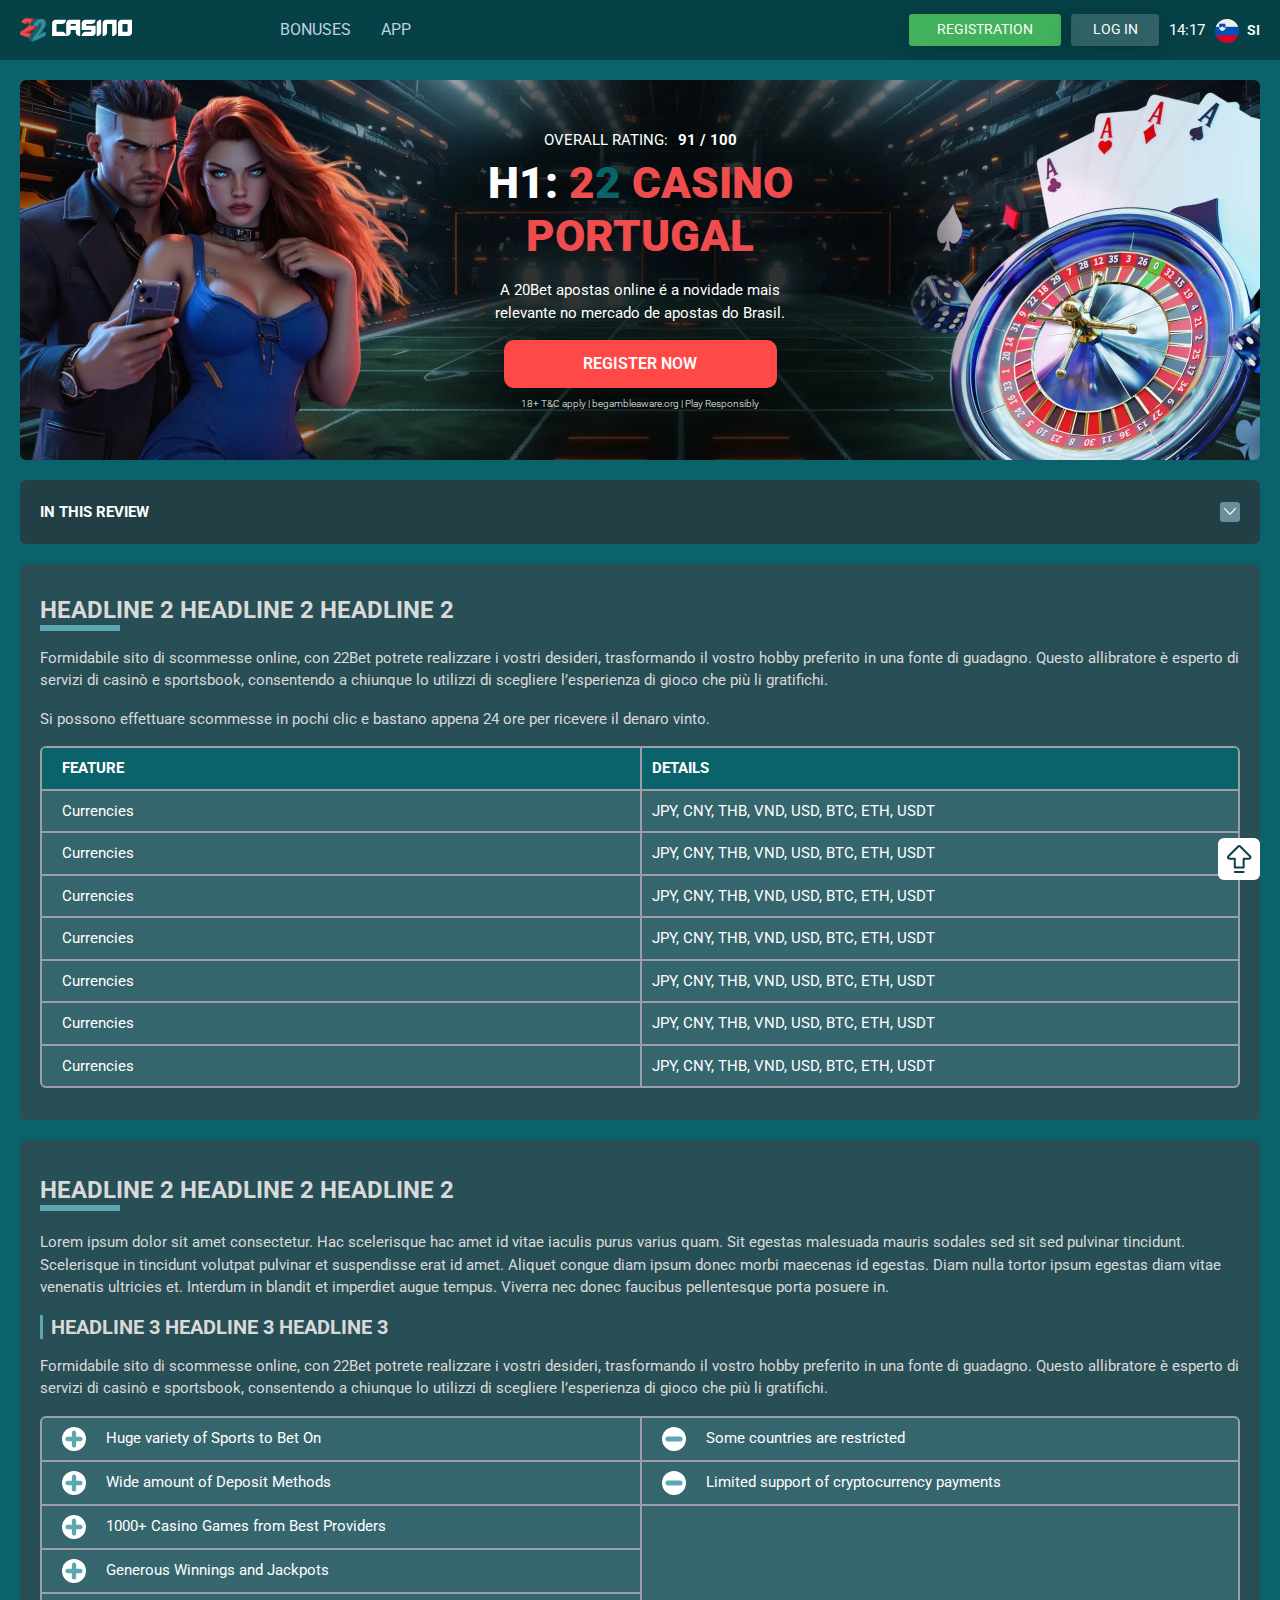
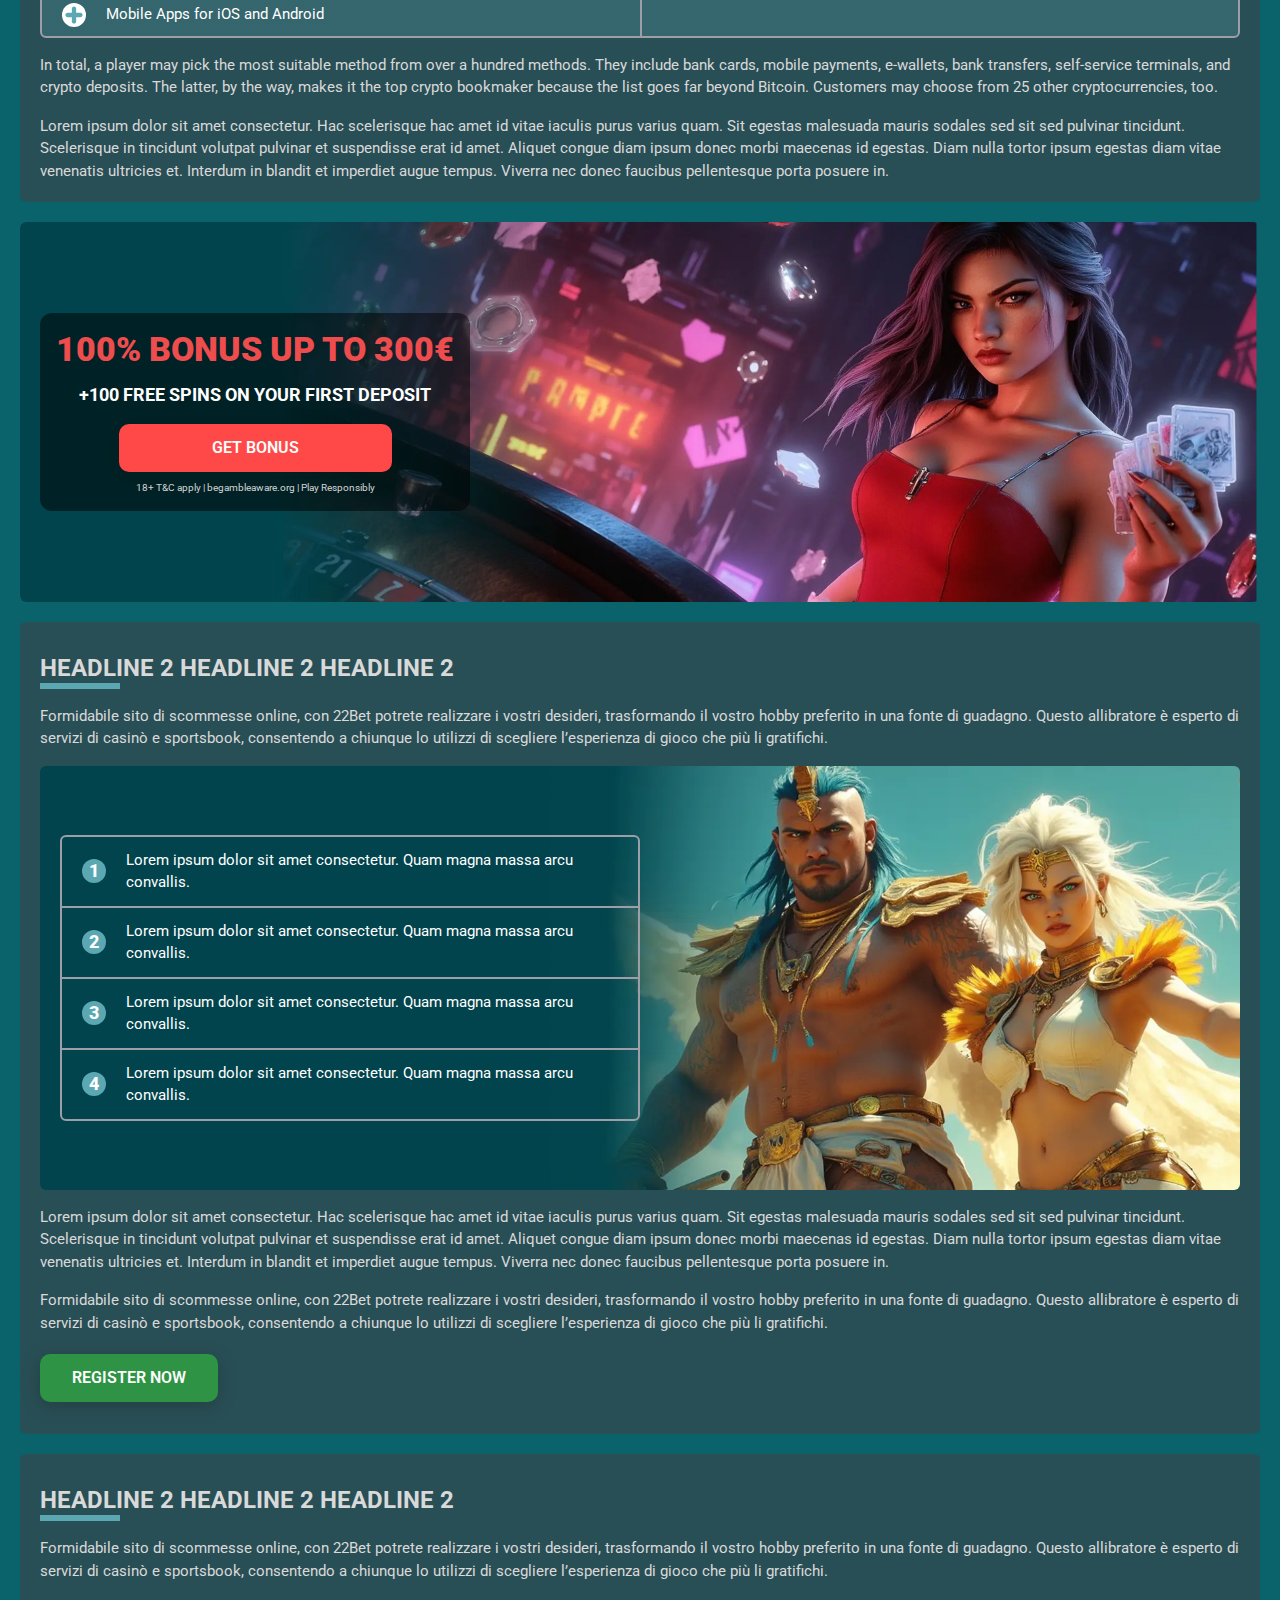
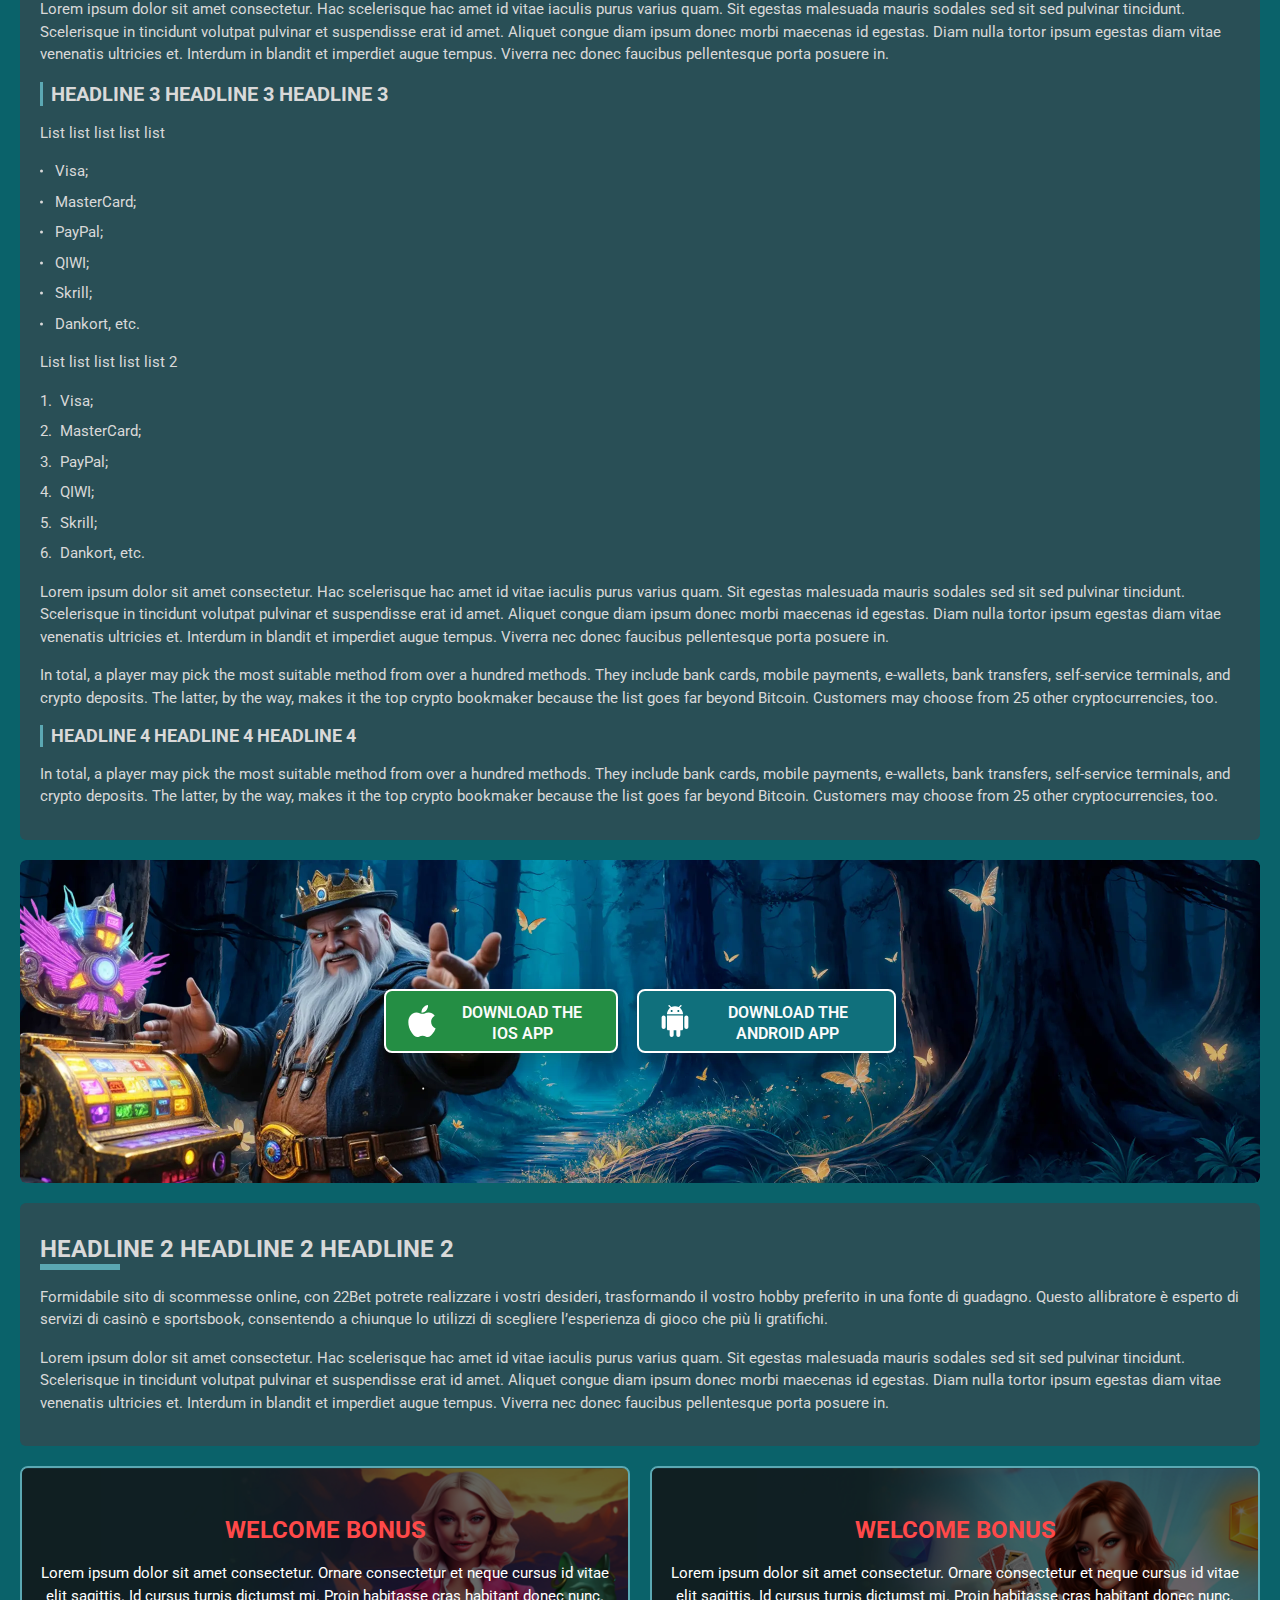
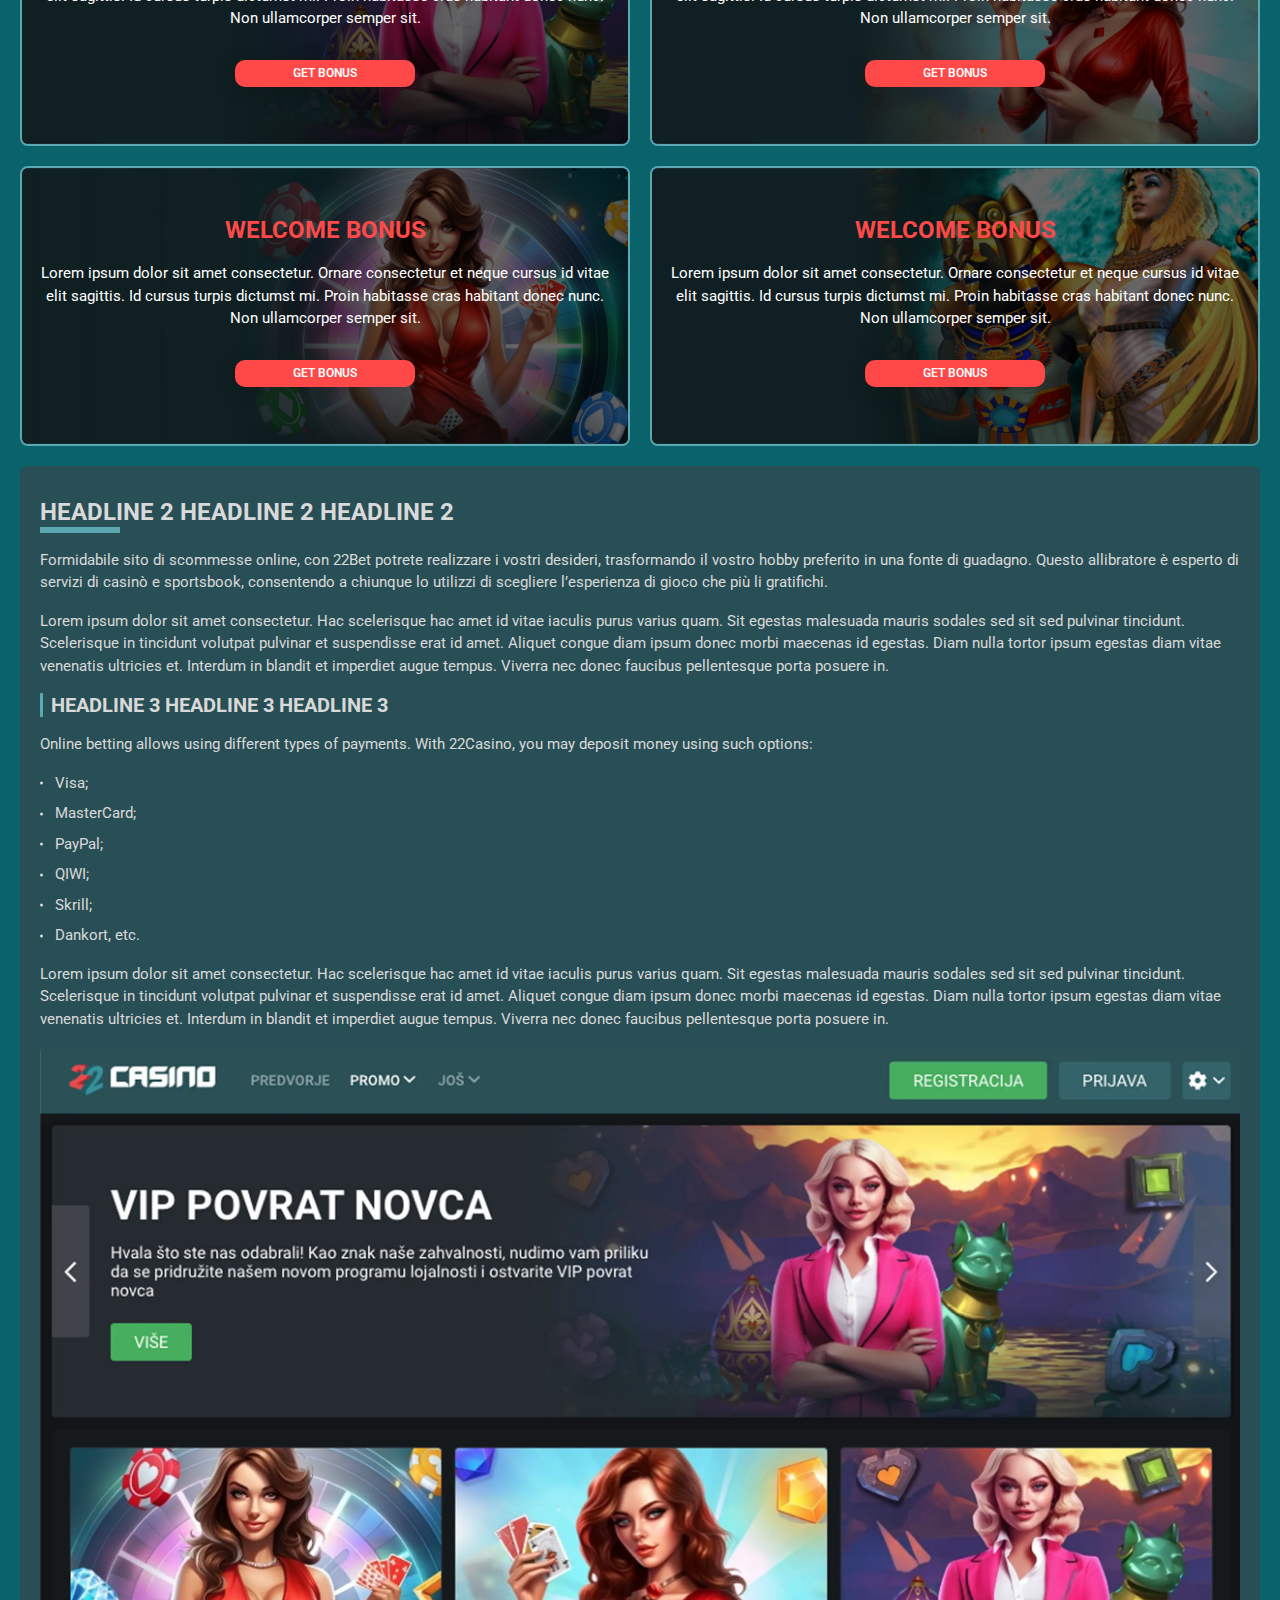
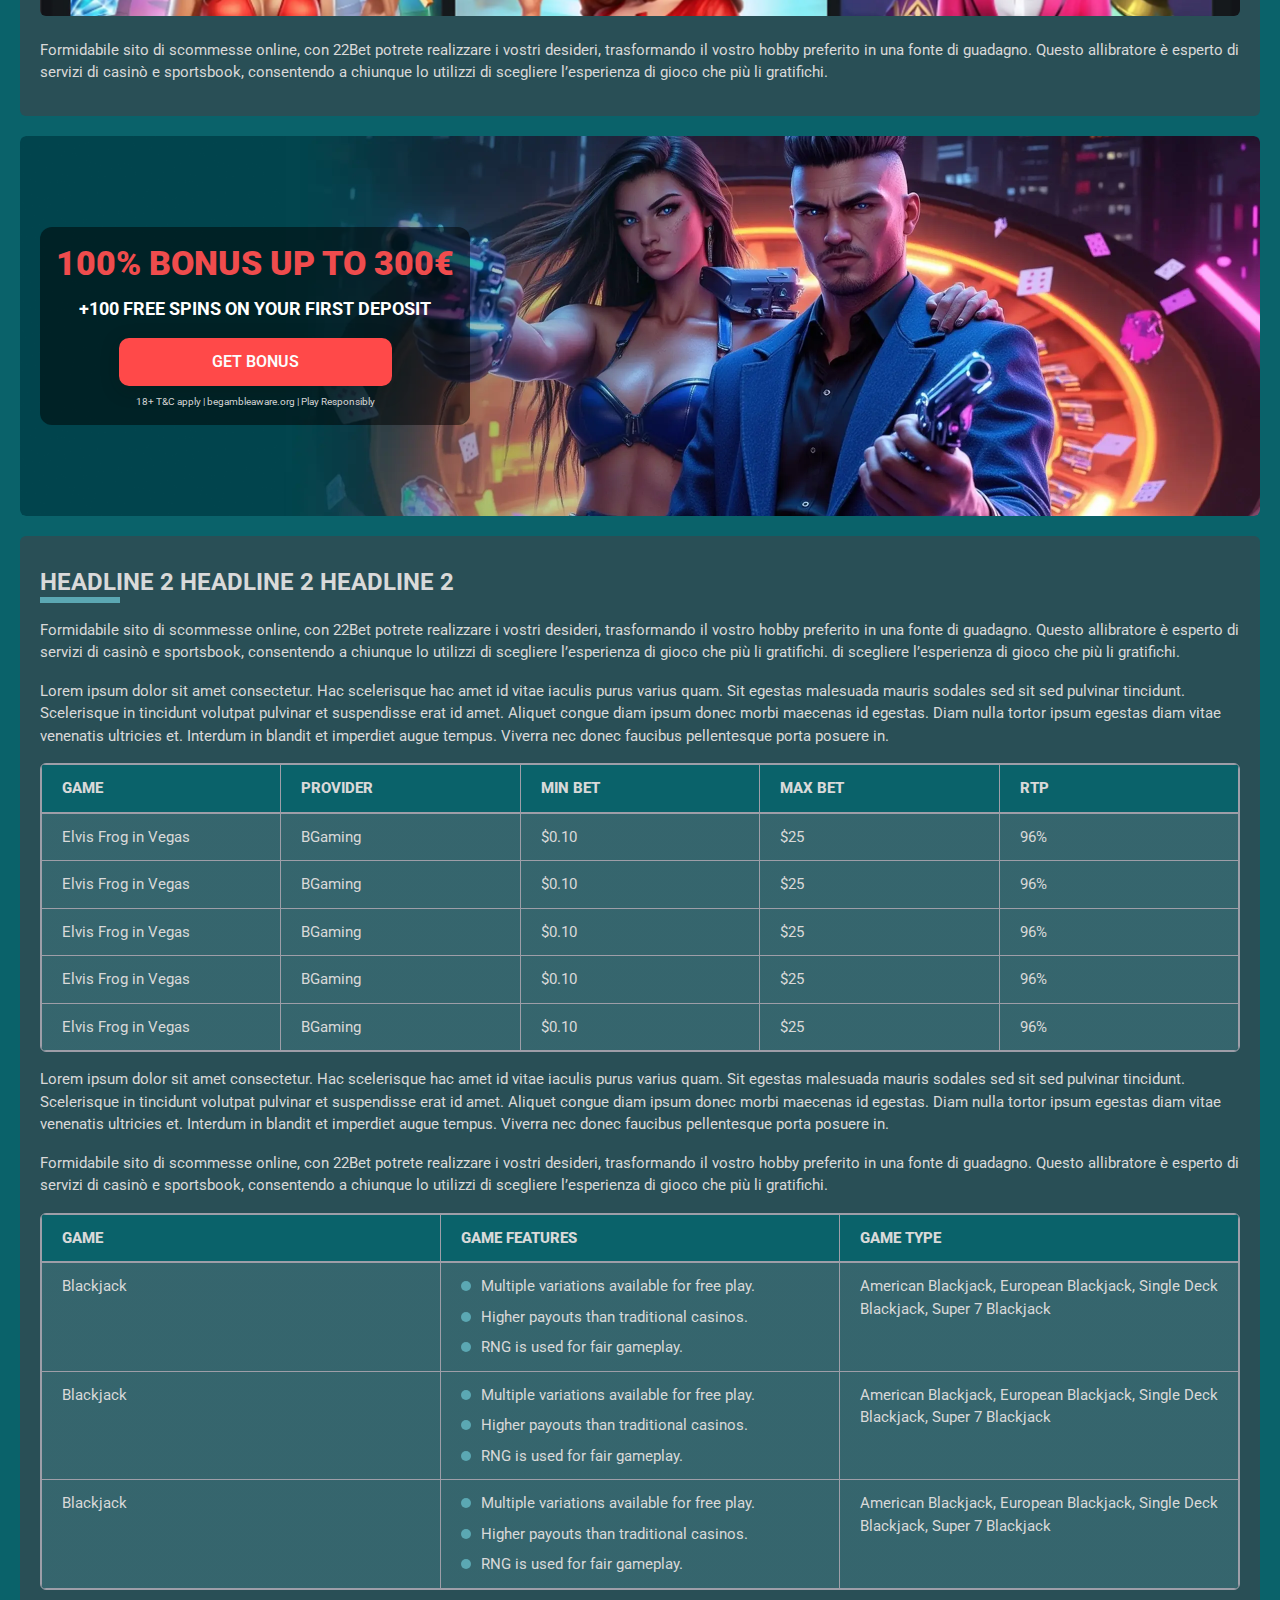
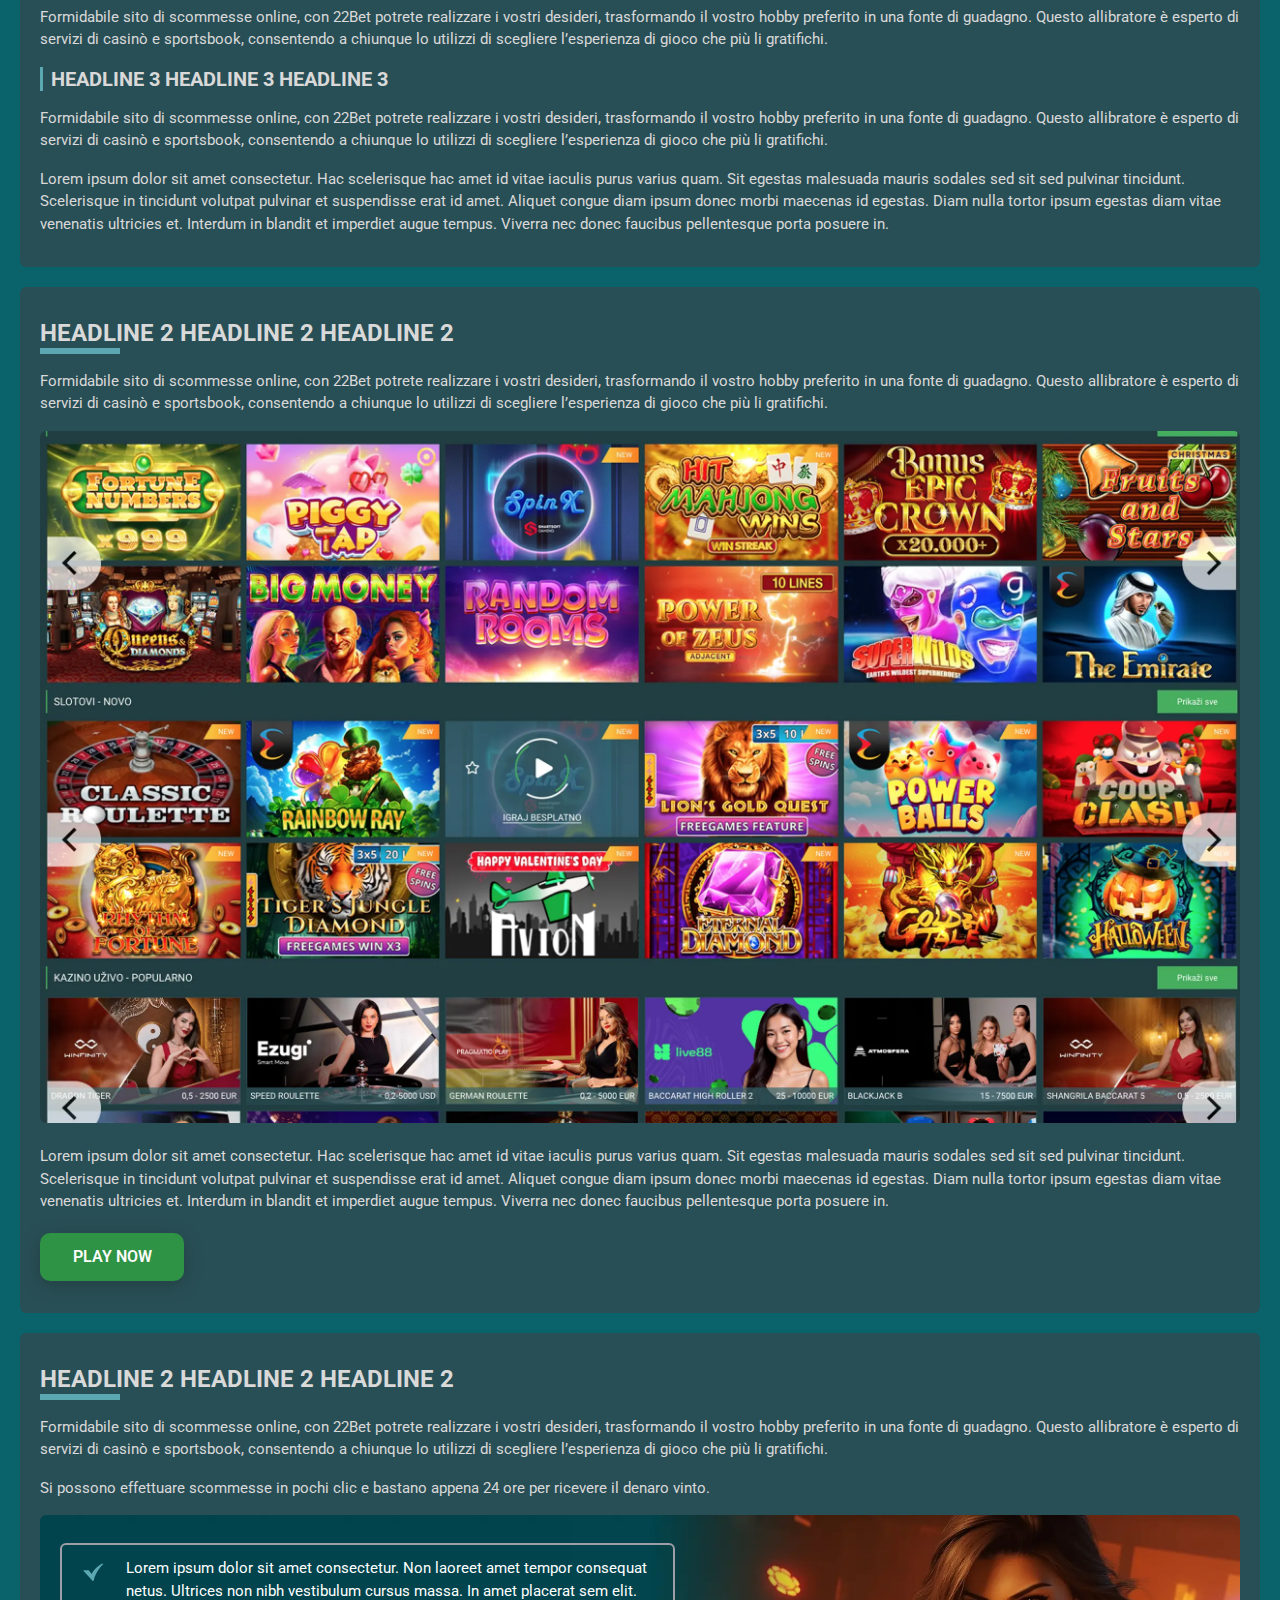
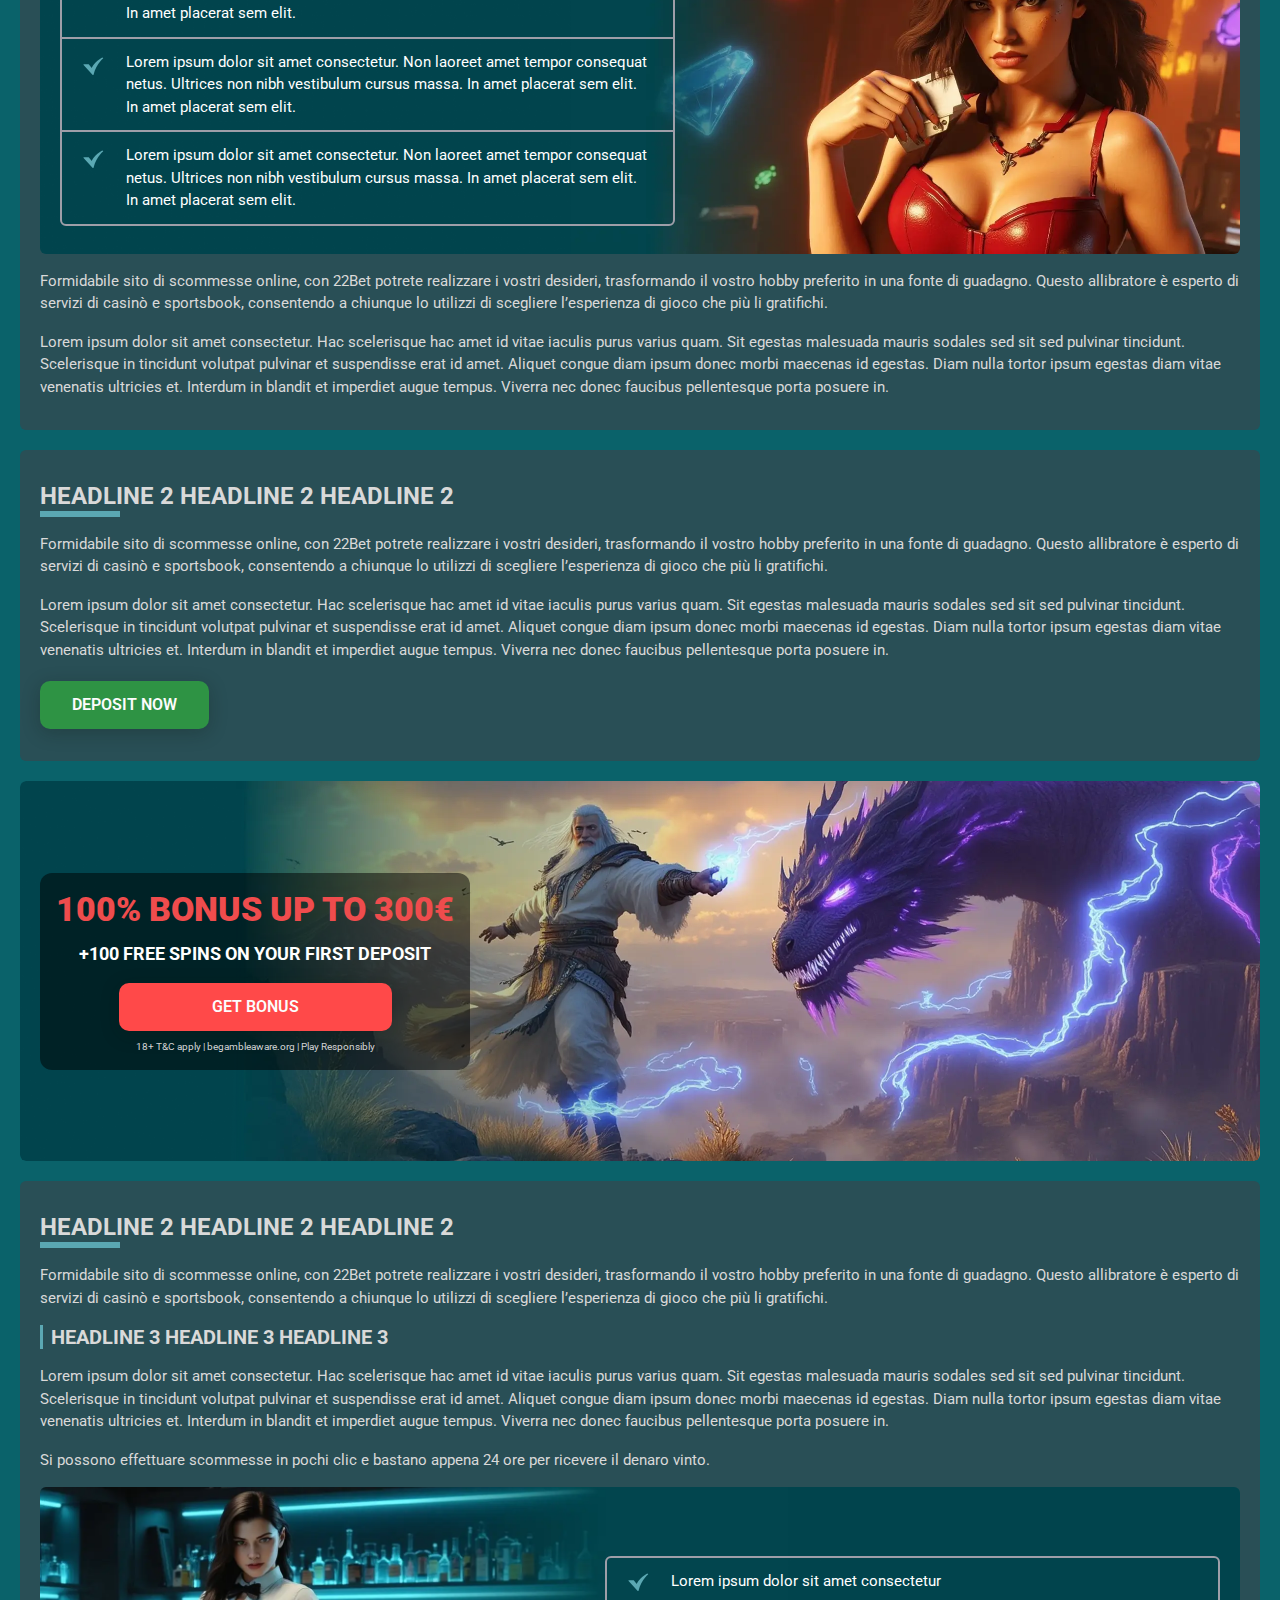
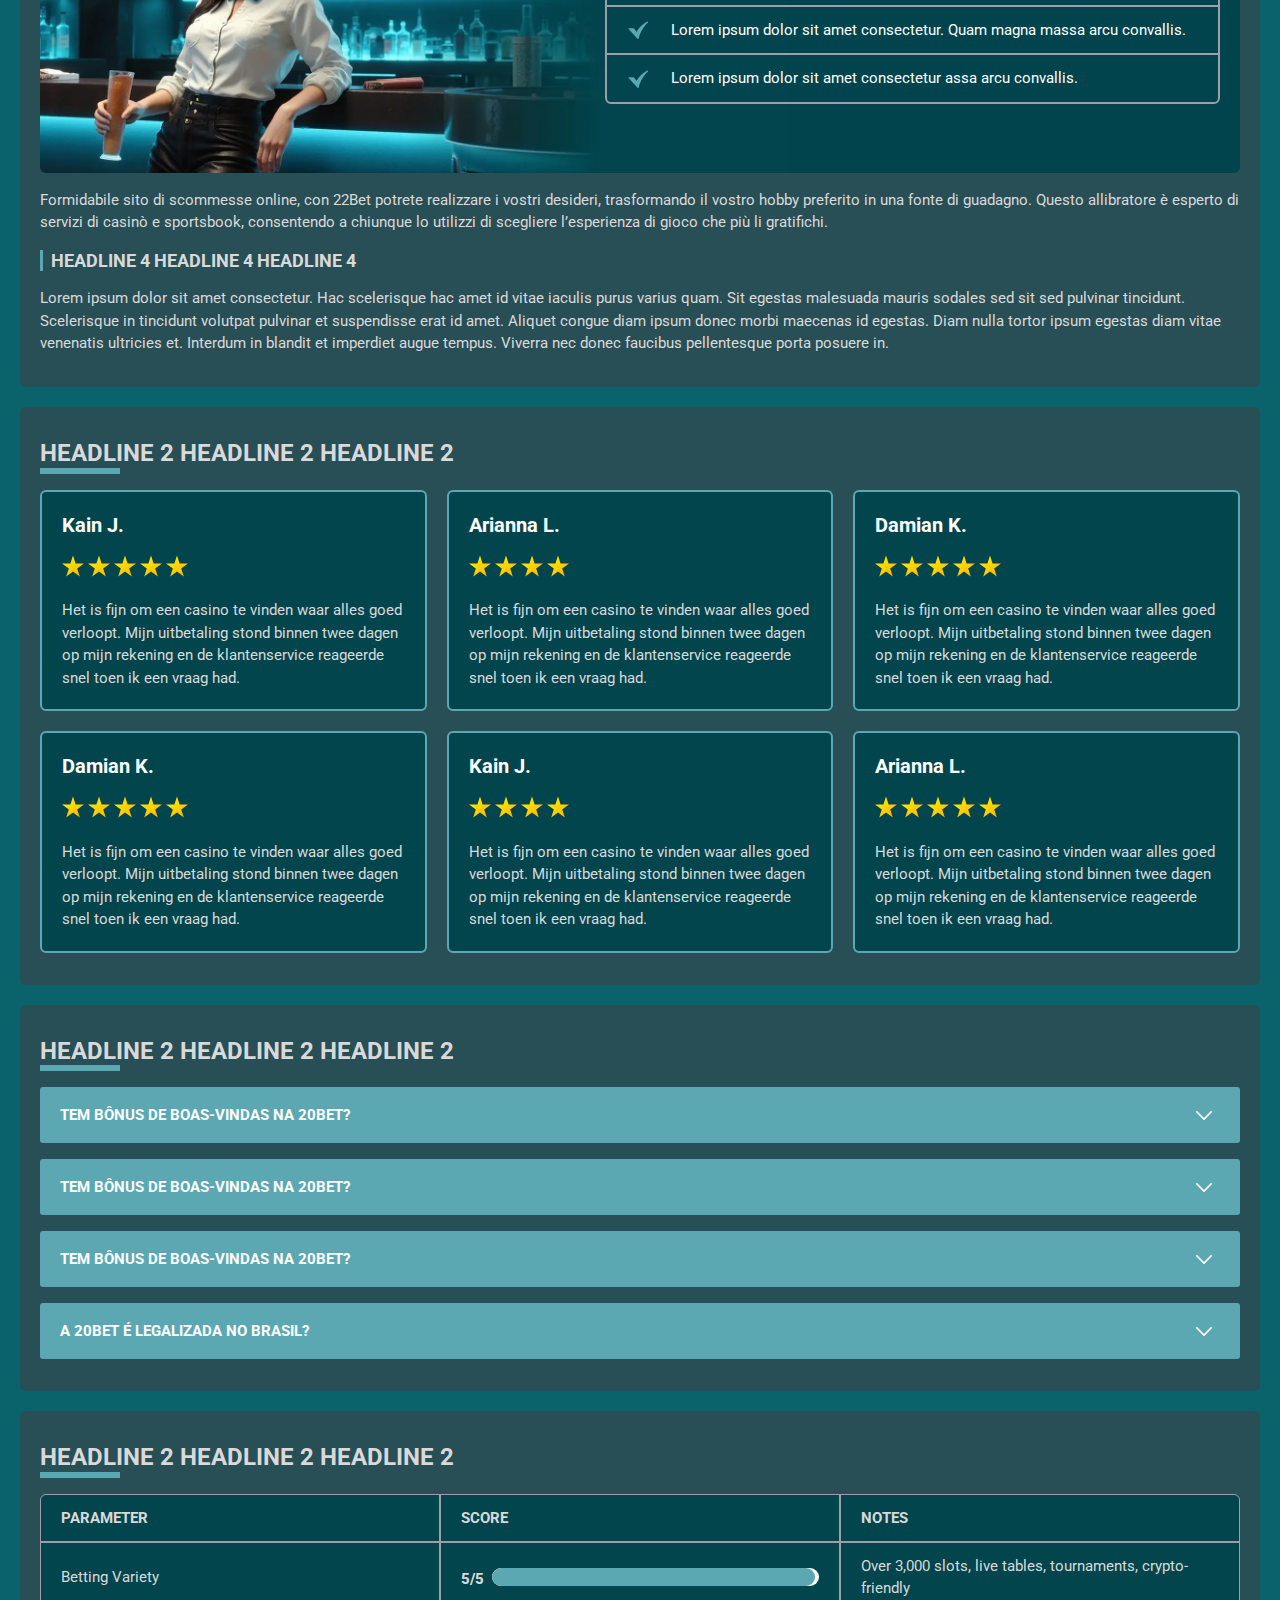
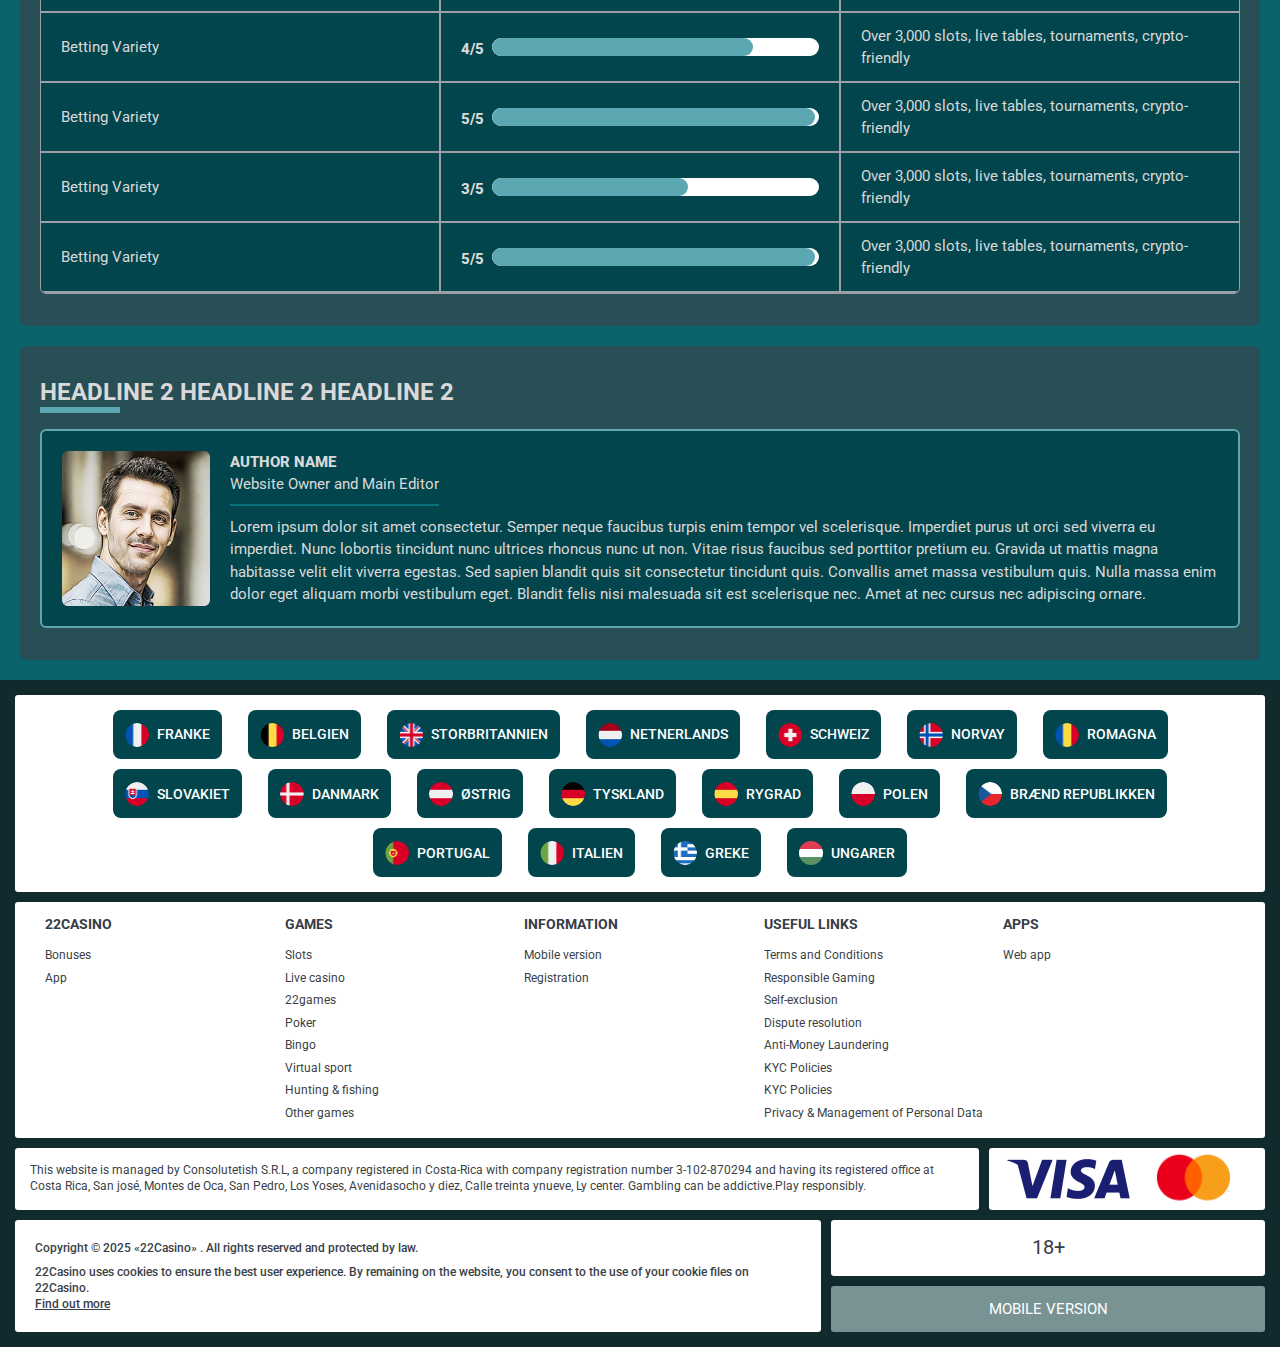
<file: index.html>
<!DOCTYPE html>
<html lang="si">
  <head>
    <meta charset="UTF-8" />

    <meta name="viewport" content="width=device-width, initial-scale=1.0" />
    <title>22 сasino Portugal</title>
    <meta
      name="description"
      content="A 20Bet apostas online é a novidade mais relevante no mercado de apostas do Brasil. "
    />
    <meta property="og:site_name" content="22Casino" />
    <meta property="og:title" content="22 сasino Portugal" />
    <meta property="og:type" content="website" />
    <meta property="og:url" content="http://22casino-slovenia.com/" />
    <meta property="og:image" content />
    <meta property="og:image:alt" content />
    <meta property="og:locale" content="si" />
    <meta
      property="og:description"
      content="A 20Bet apostas online é a novidade mais relevante no mercado de apostas do Brasil. "
    />
    <link rel="preconnect" href="https://fonts.googleapis.com" />
    <link rel="preconnect" href="https://fonts.gstatic.com" crossorigin />
    <link
      href="https://fonts.googleapis.com/css2?family=Poppins&family=Roboto:wght@400;500;700&display=swap"
      rel="stylesheet"
    />
    <link rel="stylesheet" href="./css/reset.css" />
    <link rel="stylesheet" href="./css/main.css" />
    <link rel="stylesheet" href="./css/media.css" />
    <link rel="icon" href="./images/favicon.png" type="image/x-icon" />
    <script
      src="https://code.jquery.com/jquery-3.6.1.min.js"
      integrity="sha256-o88AwQnZB+VDvE9tvIXrMQaPlFFSUTR+nldQm1LuPXQ="
      crossorigin="anonymous"
    ></script>
  </head>
  <body>
    <header class="header">
      <section class="content header__content">
        <a href="#" class="logo header__logo"
          ><img src="./images/logo.svg" alt="logo" title
        /></a>
        <button class="header__btn-menu">
          <svg
            width="16px"
            height="16px"
            viewBox="0 0 16 16"
            xmlns="http://www.w3.org/2000/svg"
          >
            <rect y="0" width="16" height="3" rx="1.5"></rect>
            <rect y="6.5" width="16" height="3" rx="1.5"></rect>
            <rect y="13" width="16" height="3" rx="1.5"></rect>
          </svg>
        </button>

        <nav class="menu header__menu">
          <ul class="header__menu-list">
            <li>
              <a href="./bonus.html"> Bonuses </a>
            </li>
            <li>
              <a href="./app.html"> App </a>
            </li>
          </ul>
          <div class="header__button header__button-menu">
            <a href="#" class="button button__login-menu">log in</a>
            <a href="#" class="button button__menu">registration</a>
          </div>
        </nav>
        <a href="#" class="button button__singup">registration</a>
        <a href="#" class="button button__login">log in</a>

        <div id="clock" class="header__time">00:00</div>
        <a href="" class="header__flag">
          <span>
            <img src="./images/flag.png" alt="flag" title />
          </span>
          <span>si</span>
        </a>
      </section>
    </header>
    <main class="main home main-page">
      <section class="main__wrap main__wrap-page">
        <aside class="sidebar sidebar-left">
          <div class="sidebar__cards">
            <a href="#"
              ><img
                src="./images/sidebar/sidebar-img1.png"
                alt="roulette"
                title
              />
              <div class="sidebar__text">
                <p>poker</p>
                <p>0.1 - 500 eur</p>
              </div>
            </a>
            <a href="#"
              ><img
                src="./images/sidebar/sidebar-img2.png"
                alt="blackjack"
                title
              />
              <div class="sidebar__text">
                <p>agent spinity</p>
                <p>0.1 - 500 eur</p>
              </div>
            </a>

            <a href="#"
              ><img src="./images/sidebar/sidebar-img3.png" alt="slots" title />
              <div class="sidebar__text">
                <p>las vegas roulette</p>
                <p>1 - 2000 eur</p>
              </div>
            </a>
          </div>
          <div class="sidebar-left__review">
            <div class="menu__review-desk sidebar__desk">In this review</div>
            <ul class="menu__review sidebar__list">
              <li><a href="#">Review of 20Bet</a></li>
              <li><a href="#">Registration</a></li>
              <li><a href="#">22Bet Betting Expert Reviews </a></li>
              <li><a href="#">Layouts and navigation</a></li>
              <li><a href="#">Sports betting</a></li>
              <li><a href="#">Sports offers</a></li>

              <li><a href="#">Live betting</a></li>
              <li><a href="#">Live stream</a></li>
            </ul>
          </div>
        </aside>
        <section class="content__wrapper content__wrapper-page">
          <section class="content hero hero__page">
            <div class="background">
              <img src="./images/main/bg-main.webp" alt="hero" title />
            </div>
            <div class="hero__wrapper hero__wrapper-page">
              <div class="hero__data hero__data-page">
                <div class="hero__rating">
                  <p>Overall Rating:</p>

                  <span>
                    <span>91</span>
                    <span>/</span>
                    <span>100</span>
                  </span>
                </div>
                <h1 class="title general hero__title">
                  <strong>h1:</strong> 2<span>2</span> сasino Portugal
                </h1>
                <p class="hero__text">
                  A 20Bet apostas online é a novidade mais relevante no mercado
                  de apostas do Brasil.
                </p>
                <a href="#" class="button hero__button">Register now</a>
                <span class="hero__span"
                  >18+ T&C apply | begambleaware.org | Play Responsibly</span
                >
              </div>
            </div>
          </section>
          <section class="content menu-review__content">
            <div class="menu__review-desk menu__review-content">
              In this review
            </div>
            <ul class="menu__review menu__review-list">
              <li><a href="#">Review of 20Bet</a></li>
              <li><a href="#">Registration</a></li>
              <li><a href="#">22Bet Betting Expert Reviews </a></li>
              <li><a href="#">Layouts and navigation</a></li>
              <li><a href="#">Sports betting</a></li>
              <li><a href="#">Sports offers</a></li>

              <li><a href="#">Live betting</a></li>
              <li><a href="#">Live stream</a></li>
            </ul>
          </section>
          <section class="content article">
            <h2 class="title high article__title">
              Headline 2 Headline 2 Headline 2
            </h2>
            <p>
              Formidabile sito di scommesse online, con 22Bet potrete realizzare
              i vostri desideri, trasformando il vostro hobby preferito in una
              fonte di guadagno. Questo allibratore è esperto di servizi di
              casinò e sportsbook, consentendo a chiunque lo utilizzi di
              scegliere l’esperienza di gioco che più li gratifichi.
            </p>
            <p>
              Si possono effettuare scommesse in pochi clic e bastano appena 24
              ore per ricevere il denaro vinto.
            </p>

            <div class="features__list features__table">
              <table>
                <thead>
                  <tr>
                    <th>Feature</th>
                    <th>Details</th>
                  </tr>
                </thead>
                <tbody>
                  <tr>
                    <td>Currencies</td>
                    <td>JPY, CNY, THB, VND, USD, BTC, ETH, USDT</td>
                  </tr>
                  <tr>
                    <td>Currencies</td>
                    <td>JPY, CNY, THB, VND, USD, BTC, ETH, USDT</td>
                  </tr>
                  <tr>
                    <td>Currencies</td>
                    <td>JPY, CNY, THB, VND, USD, BTC, ETH, USDT</td>
                  </tr>
                  <tr>
                    <td>Currencies</td>
                    <td>JPY, CNY, THB, VND, USD, BTC, ETH, USDT</td>
                  </tr>
                  <tr>
                    <td>Currencies</td>
                    <td>JPY, CNY, THB, VND, USD, BTC, ETH, USDT</td>
                  </tr>
                  <tr>
                    <td>Currencies</td>
                    <td>JPY, CNY, THB, VND, USD, BTC, ETH, USDT</td>
                  </tr>
                  <tr>
                    <td>Currencies</td>
                    <td>JPY, CNY, THB, VND, USD, BTC, ETH, USDT</td>
                  </tr>
                </tbody>
              </table>
            </div>
          </section>

          <section class="content features">
            <h2 class="title high features__title">
              Headline 2 Headline 2 Headline 2
            </h2>
            <p>
              Lorem ipsum dolor sit amet consectetur. Hac scelerisque hac amet
              id vitae iaculis purus varius quam. Sit egestas malesuada mauris
              sodales sed sit sed pulvinar tincidunt. Scelerisque in tincidunt
              volutpat pulvinar et suspendisse erat id amet. Aliquet congue diam
              ipsum donec morbi maecenas id egestas. Diam nulla tortor ipsum
              egestas diam vitae venenatis ultricies et. Interdum in blandit et
              imperdiet augue tempus. Viverra nec donec faucibus pellentesque
              porta posuere in.
            </p>
            <h3>Headline 3 Headline 3 Headline 3</h3>
            <p>
              Formidabile sito di scommesse online, con 22Bet potrete realizzare
              i vostri desideri, trasformando il vostro hobby preferito in una
              fonte di guadagno. Questo allibratore è esperto di servizi di
              casinò e sportsbook, consentendo a chiunque lo utilizzi di
              scegliere l’esperienza di gioco che più li gratifichi.
            </p>
            <div class="features__content">
              <div class="content__wrapp">
                <ul class="features__list">
                  <li>Huge variety of Sports to Bet On</li>
                  <li>Wide amount of Deposit Methods</li>
                  <li>1000+ Casino Games from Best Providers</li>
                  <li>Generous Winnings and Jackpots</li>
                  <li>Mobile Apps for iOS and Android</li>
                </ul>
                <ul class="features__list features__item">
                  <li>Some countries are restricted</li>
                  <li>Limited support of cryptocurrency payments</li>
                </ul>
              </div>
            </div>
            <p>
              In total, a player may pick the most suitable method from over a
              hundred methods. They include bank cards, mobile payments,
              e-wallets, bank transfers, self-service terminals, and crypto
              deposits. The latter, by the way, makes it the top crypto
              bookmaker because the list goes far beyond Bitcoin. Customers may
              choose from 25 other cryptocurrencies, too.
            </p>

            <p>
              Lorem ipsum dolor sit amet consectetur. Hac scelerisque hac amet
              id vitae iaculis purus varius quam. Sit egestas malesuada mauris
              sodales sed sit sed pulvinar tincidunt. Scelerisque in tincidunt
              volutpat pulvinar et suspendisse erat id amet. Aliquet congue diam
              ipsum donec morbi maecenas id egestas. Diam nulla tortor ipsum
              egestas diam vitae venenatis ultricies et. Interdum in blandit et
              imperdiet augue tempus. Viverra nec donec faucibus pellentesque
              porta posuere in.
            </p>
          </section>
          <section class="content banner banner__main">
            <div class="background banner__background">
              <img src="./images/main/banner-main.webp" alt="banner" title />
            </div>
            <div class="banner__info">
              <h2 class="title high banner__title-main">
                100% BONUS UP TO 300€
                <strong> +100 free spins on your first deposit</strong>
              </h2>

              <a href="#" class="button banner__button">get bonus</a>
              <span class="banner__span"
                >18+ T&C apply | begambleaware.org | Play Responsibly</span
              >
            </div>
          </section>
          <section class="content article">
            <h2 class="title high article__title">
              Headline 2 Headline 2 Headline 2
            </h2>
            <p>
              Formidabile sito di scommesse online, con 22Bet potrete realizzare
              i vostri desideri, trasformando il vostro hobby preferito in una
              fonte di guadagno. Questo allibratore è esperto di servizi di
              casinò e sportsbook, consentendo a chiunque lo utilizzi di
              scegliere l’esperienza di gioco che più li gratifichi.
            </p>
            <div class="image">
              <div class="background background-image">
                <img src="./images/main/image1.webp" alt="banner" title />
              </div>

              <ol class="list">
                <li>
                  Lorem ipsum dolor sit amet consectetur. Quam magna massa arcu
                  convallis.
                </li>
                <li>
                  Lorem ipsum dolor sit amet consectetur. Quam magna massa arcu
                  convallis.
                </li>
                <li>
                  Lorem ipsum dolor sit amet consectetur. Quam magna massa arcu
                  convallis.
                </li>
                <li>
                  Lorem ipsum dolor sit amet consectetur. Quam magna massa arcu
                  convallis.
                </li>
              </ol>
            </div>
            <p>
              Lorem ipsum dolor sit amet consectetur. Hac scelerisque hac amet
              id vitae iaculis purus varius quam. Sit egestas malesuada mauris
              sodales sed sit sed pulvinar tincidunt. Scelerisque in tincidunt
              volutpat pulvinar et suspendisse erat id amet. Aliquet congue diam
              ipsum donec morbi maecenas id egestas. Diam nulla tortor ipsum
              egestas diam vitae venenatis ultricies et. Interdum in blandit et
              imperdiet augue tempus. Viverra nec donec faucibus pellentesque
              porta posuere in.
            </p>
            <p>
              Formidabile sito di scommesse online, con 22Bet potrete realizzare
              i vostri desideri, trasformando il vostro hobby preferito in una
              fonte di guadagno. Questo allibratore è esperto di servizi di
              casinò e sportsbook, consentendo a chiunque lo utilizzi di
              scegliere l’esperienza di gioco che più li gratifichi.
            </p>
            <a href="#" class="button article__button article__button-register"
              >Register now</a
            >
          </section>

          <section class="content article">
            <h2 class="title high article__title">
              Headline 2 Headline 2 Headline 2
            </h2>
            <p>
              Formidabile sito di scommesse online, con 22Bet potrete realizzare
              i vostri desideri, trasformando il vostro hobby preferito in una
              fonte di guadagno. Questo allibratore è esperto di servizi di
              casinò e sportsbook, consentendo a chiunque lo utilizzi di
              scegliere l’esperienza di gioco che più li gratifichi.
            </p>
            <p>
              Lorem ipsum dolor sit amet consectetur. Hac scelerisque hac amet
              id vitae iaculis purus varius quam. Sit egestas malesuada mauris
              sodales sed sit sed pulvinar tincidunt. Scelerisque in tincidunt
              volutpat pulvinar et suspendisse erat id amet. Aliquet congue diam
              ipsum donec morbi maecenas id egestas. Diam nulla tortor ipsum
              egestas diam vitae venenatis ultricies et. Interdum in blandit et
              imperdiet augue tempus. Viverra nec donec faucibus pellentesque
              porta posuere in.
            </p>
            <h3>Headline 3 Headline 3 Headline 3</h3>
            <p>List list list list list</p>
            <ul>
              <li>Visa;</li>
              <li>MasterCard;</li>
              <li>PayPal;</li>
              <li>QIWI;</li>
              <li>Skrill;</li>
              <li>Dankort, etc.</li>
            </ul>
            <p>List list list list list 2</p>
            <ol>
              <li>Visa;</li>
              <li>MasterCard;</li>
              <li>PayPal;</li>
              <li>QIWI;</li>
              <li>Skrill;</li>
              <li>Dankort, etc.</li>
            </ol>
            <p>
              Lorem ipsum dolor sit amet consectetur. Hac scelerisque hac amet
              id vitae iaculis purus varius quam. Sit egestas malesuada mauris
              sodales sed sit sed pulvinar tincidunt. Scelerisque in tincidunt
              volutpat pulvinar et suspendisse erat id amet. Aliquet congue diam
              ipsum donec morbi maecenas id egestas. Diam nulla tortor ipsum
              egestas diam vitae venenatis ultricies et. Interdum in blandit et
              imperdiet augue tempus. Viverra nec donec faucibus pellentesque
              porta posuere in.
            </p>
            <p>
              In total, a player may pick the most suitable method from over a
              hundred methods. They include bank cards, mobile payments,
              e-wallets, bank transfers, self-service terminals, and crypto
              deposits. The latter, by the way, makes it the top crypto
              bookmaker because the list goes far beyond Bitcoin. Customers may
              choose from 25 other cryptocurrencies, too.
            </p>
            <h4>Headline 4 Headline 4 Headline 4</h4>
            <p>
              In total, a player may pick the most suitable method from over a
              hundred methods. They include bank cards, mobile payments,
              e-wallets, bank transfers, self-service terminals, and crypto
              deposits. The latter, by the way, makes it the top crypto
              bookmaker because the list goes far beyond Bitcoin. Customers may
              choose from 25 other cryptocurrencies, too.
            </p>
          </section>
          <section class="content banner banner__btn">
            <div class="background banner__background">
              <img src="./images/main/image2.webp" alt="banner" title />
            </div>
            <div class="banner__info">
              <div class="banner__btn-main">
                <a
                  href="#"
                  class="button banner__button banner__button-app banner__button-ios"
                  >DOWNLOAD THE IOS APP</a
                >
                <a
                  href="#"
                  class="button banner__button banner__button-app banner__button-android"
                  >DOWNLOAD THE android APP</a
                >
              </div>
            </div>
          </section>
          <section class="content article">
            <h2 class="title high article__title">
              Headline 2 Headline 2 Headline 2
            </h2>

            <p>
              Formidabile sito di scommesse online, con 22Bet potrete realizzare
              i vostri desideri, trasformando il vostro hobby preferito in una
              fonte di guadagno. Questo allibratore è esperto di servizi di
              casinò e sportsbook, consentendo a chiunque lo utilizzi di
              scegliere l’esperienza di gioco che più li gratifichi.
            </p>
            <p>
              Lorem ipsum dolor sit amet consectetur. Hac scelerisque hac amet
              id vitae iaculis purus varius quam. Sit egestas malesuada mauris
              sodales sed sit sed pulvinar tincidunt. Scelerisque in tincidunt
              volutpat pulvinar et suspendisse erat id amet. Aliquet congue diam
              ipsum donec morbi maecenas id egestas. Diam nulla tortor ipsum
              egestas diam vitae venenatis ultricies et. Interdum in blandit et
              imperdiet augue tempus. Viverra nec donec faucibus pellentesque
              porta posuere in.
            </p>
          </section>
          <section class="content bonuses">
            <ul class="bonuses__list">
              <li class="bonuses__item">
                <div class="bonuses__img">
                  <img src="./images/main/main-bonus1.webp" alt="" title="" />
                </div>
                <div class="bonuses__desc">
                  <h2 class="title high bonuses__title">WELCOME BONUS</h2>
                  <p>
                    Lorem ipsum dolor sit amet consectetur. Ornare consectetur
                    et neque cursus id vitae elit sagittis. Id cursus turpis
                    dictumst mi. Proin habitasse cras habitant donec nunc. Non
                    ullamcorper semper sit.
                  </p>
                  <div class="bonuses__buttons">
                    <a href="#" class="button bonuses__button">Get Bonus</a>
                  </div>
                </div>
              </li>
              <li class="bonuses__item">
                <div class="bonuses__img">
                  <img src="./images/main/main-bonus2.webp" alt="" title="" />
                </div>
                <div class="bonuses__desc">
                  <h2 class="title high bonuses__title">WELCOME BONUS</h2>
                  <p>
                    Lorem ipsum dolor sit amet consectetur. Ornare consectetur
                    et neque cursus id vitae elit sagittis. Id cursus turpis
                    dictumst mi. Proin habitasse cras habitant donec nunc. Non
                    ullamcorper semper sit.
                  </p>
                  <div class="bonuses__buttons">
                    <a href="#" class="button bonuses__button">Get Bonus</a>
                  </div>
                </div>
              </li>
              <li class="bonuses__item">
                <div class="bonuses__img">
                  <img src="./images/main/main-bonus3.webp" alt="" title="" />
                </div>
                <div class="bonuses__desc">
                  <h2 class="title high bonuses__title">WELCOME BONUS</h2>
                  <p>
                    Lorem ipsum dolor sit amet consectetur. Ornare consectetur
                    et neque cursus id vitae elit sagittis. Id cursus turpis
                    dictumst mi. Proin habitasse cras habitant donec nunc. Non
                    ullamcorper semper sit.
                  </p>
                  <div class="bonuses__buttons">
                    <a href="#" class="button bonuses__button">Get Bonus</a>
                  </div>
                </div>
              </li>
              <li class="bonuses__item">
                <div class="bonuses__img">
                  <img src="./images/main/main-bonus4.webp" alt="" title="" />
                </div>
                <div class="bonuses__desc">
                  <h2 class="title high bonuses__title">WELCOME BONUS</h2>
                  <p>
                    Lorem ipsum dolor sit amet consectetur. Ornare consectetur
                    et neque cursus id vitae elit sagittis. Id cursus turpis
                    dictumst mi. Proin habitasse cras habitant donec nunc. Non
                    ullamcorper semper sit.
                  </p>
                  <div class="bonuses__buttons">
                    <a href="#" class="button bonuses__button">Get Bonus</a>
                  </div>
                </div>
              </li>
              
              
            </ul>
          </section>
          <section class="content article">
            <h2 class="title high article__title">
              Headline 2 Headline 2 Headline 2
            </h2>
            <p>
              Formidabile sito di scommesse online, con 22Bet potrete realizzare
              i vostri desideri, trasformando il vostro hobby preferito in una
              fonte di guadagno. Questo allibratore è esperto di servizi di
              casinò e sportsbook, consentendo a chiunque lo utilizzi di
              scegliere l’esperienza di gioco che più li gratifichi.
            </p>
            <p>
              Lorem ipsum dolor sit amet consectetur. Hac scelerisque hac amet
              id vitae iaculis purus varius quam. Sit egestas malesuada mauris
              sodales sed sit sed pulvinar tincidunt. Scelerisque in tincidunt
              volutpat pulvinar et suspendisse erat id amet. Aliquet congue diam
              ipsum donec morbi maecenas id egestas. Diam nulla tortor ipsum
              egestas diam vitae venenatis ultricies et. Interdum in blandit et
              imperdiet augue tempus. Viverra nec donec faucibus pellentesque
              porta posuere in.
            </p>
            <h3>Headline 3 Headline 3 Headline 3</h3>
            <p>
              Online betting allows using different types of payments. With
              22Casino, you may deposit money using such options:
            </p>
            <ul>
              <li>Visa;</li>
              <li>MasterCard;</li>
              <li>PayPal;</li>
              <li>QIWI;</li>
              <li>Skrill;</li>
              <li>Dankort, etc.</li>
            </ul>
            <p>
              Lorem ipsum dolor sit amet consectetur. Hac scelerisque hac amet
              id vitae iaculis purus varius quam. Sit egestas malesuada mauris
              sodales sed sit sed pulvinar tincidunt. Scelerisque in tincidunt
              volutpat pulvinar et suspendisse erat id amet. Aliquet congue diam
              ipsum donec morbi maecenas id egestas. Diam nulla tortor ipsum
              egestas diam vitae venenatis ultricies et. Interdum in blandit et
              imperdiet augue tempus. Viverra nec donec faucibus pellentesque
              porta posuere in.
            </p>
            <div class="images">
              <img src="./images/main/image1-main.webp" alt="banner" title />
            </div>
            <p>
              Formidabile sito di scommesse online, con 22Bet potrete realizzare
              i vostri desideri, trasformando il vostro hobby preferito in una
              fonte di guadagno. Questo allibratore è esperto di servizi di
              casinò e sportsbook, consentendo a chiunque lo utilizzi di
              scegliere l’esperienza di gioco che più li gratifichi.
            </p>
          </section>
          <section class="content banner banner-last-main">
            <div
              class="background banner__background banner__background-last-main"
            >
              <img src="./images/main/banner-main1.webp" alt="banner" title />
            </div>
            <div class="banner__info banner__info-last-main">
              <h2 class="title high banner__title-main">
                100% BONUS UP TO 300€
                <strong> +100 free spins on your first deposit</strong>
              </h2>

              <a href="#" class="button banner__button">get bonus</a>
              <span class="banner__span"
                >18+ T&C apply | begambleaware.org | Play Responsibly</span
              >
            </div>
          </section>
          <section class="content article">
            <h2 class="title high article__title">
              Headline 2 Headline 2 Headline 2
            </h2>
            <p>
              Formidabile sito di scommesse online, con 22Bet potrete realizzare
              i vostri desideri, trasformando il vostro hobby preferito in una
              fonte di guadagno. Questo allibratore è esperto di servizi di
              casinò e sportsbook, consentendo a chiunque lo utilizzi di
              scegliere l’esperienza di gioco che più li gratifichi. di
              scegliere l’esperienza di gioco che più li gratifichi.
            </p>
            <p>
              Lorem ipsum dolor sit amet consectetur. Hac scelerisque hac amet
              id vitae iaculis purus varius quam. Sit egestas malesuada mauris
              sodales sed sit sed pulvinar tincidunt. Scelerisque in tincidunt
              volutpat pulvinar et suspendisse erat id amet. Aliquet congue diam
              ipsum donec morbi maecenas id egestas. Diam nulla tortor ipsum
              egestas diam vitae venenatis ultricies et. Interdum in blandit et
              imperdiet augue tempus. Viverra nec donec faucibus pellentesque
              porta posuere in.
            </p>

            <div class="table__wrapper">
              <table class="table__game">
                <thead>
                  <tr>
                    <th>Game</th>
                    <th>Provider</th>
                    <th>Min bet</th>
                    <th>Max bet</th>
                    <th>RTP</th>
                  </tr>
                </thead>
                <tbody>
                  <tr>
                    <td>Elvis Frog in Vegas</td>
                    <td>BGaming</td>
                    <td>$0.10</td>
                    <td>$25</td>
                    <td>96%</td>
                  </tr>
                  <tr>
                    <td>Elvis Frog in Vegas</td>
                    <td>BGaming</td>
                    <td>$0.10</td>
                    <td>$25</td>
                    <td>96%</td>
                  </tr>
                  <tr>
                    <td>Elvis Frog in Vegas</td>
                    <td>BGaming</td>
                    <td>$0.10</td>
                    <td>$25</td>
                    <td>96%</td>
                  </tr>
                  <tr>
                    <td>Elvis Frog in Vegas</td>
                    <td>BGaming</td>
                    <td>$0.10</td>
                    <td>$25</td>
                    <td>96%</td>
                  </tr>
                  <tr>
                    <td>Elvis Frog in Vegas</td>
                    <td>BGaming</td>
                    <td>$0.10</td>
                    <td>$25</td>
                    <td>96%</td>
                  </tr>
                </tbody>
              </table>
            </div>
            <p>
              Lorem ipsum dolor sit amet consectetur. Hac scelerisque hac amet
              id vitae iaculis purus varius quam. Sit egestas malesuada mauris
              sodales sed sit sed pulvinar tincidunt. Scelerisque in tincidunt
              volutpat pulvinar et suspendisse erat id amet. Aliquet congue diam
              ipsum donec morbi maecenas id egestas. Diam nulla tortor ipsum
              egestas diam vitae venenatis ultricies et. Interdum in blandit et
              imperdiet augue tempus. Viverra nec donec faucibus pellentesque
              porta posuere in.
            </p>
            <p>
              Formidabile sito di scommesse online, con 22Bet potrete realizzare
              i vostri desideri, trasformando il vostro hobby preferito in una
              fonte di guadagno. Questo allibratore è esperto di servizi di
              casinò e sportsbook, consentendo a chiunque lo utilizzi di
              scegliere l’esperienza di gioco che più li gratifichi.
            </p>
            <div class="table__wrapper">
              <table class="table__features">
                <thead>
                  <tr>
                    <th>Game</th>
                    <th>Game features</th>
                    <th>Game type</th>
                  </tr>
                </thead>
                <tbody>
                  <tr>
                    <td>Blackjack</td>
                    <td>
                      <ul>
                        <li>Multiple variations available for free play.</li>
                        <li>Higher payouts than traditional casinos.</li>
                        <li>RNG is used for fair gameplay.</li>
                      </ul>
                    </td>
                    <td>
                      American Blackjack, European Blackjack, Single Deck
                      Blackjack, Super 7 Blackjack
                    </td>
                  </tr>
                  <tr>
                    <td>Blackjack</td>
                    <td>
                      <ul>
                        <li>Multiple variations available for free play.</li>
                        <li>Higher payouts than traditional casinos.</li>
                        <li>RNG is used for fair gameplay.</li>
                      </ul>
                    </td>
                    <td>
                      American Blackjack, European Blackjack, Single Deck
                      Blackjack, Super 7 Blackjack
                    </td>
                  </tr>
                  <tr>
                    <td>Blackjack</td>
                    <td>
                      <ul>
                        <li>Multiple variations available for free play.</li>
                        <li>Higher payouts than traditional casinos.</li>
                        <li>RNG is used for fair gameplay.</li>
                      </ul>
                    </td>
                    <td>
                      American Blackjack, European Blackjack, Single Deck
                      Blackjack, Super 7 Blackjack
                    </td>
                  </tr>
                </tbody>
              </table>
            </div>
            <p>
              Formidabile sito di scommesse online, con 22Bet potrete realizzare
              i vostri desideri, trasformando il vostro hobby preferito in una
              fonte di guadagno. Questo allibratore è esperto di servizi di
              casinò e sportsbook, consentendo a chiunque lo utilizzi di
              scegliere l’esperienza di gioco che più li gratifichi.
            </p>
            <h3>Headline 3 Headline 3 Headline 3</h3>
            <p>
              Formidabile sito di scommesse online, con 22Bet potrete realizzare
              i vostri desideri, trasformando il vostro hobby preferito in una
              fonte di guadagno. Questo allibratore è esperto di servizi di
              casinò e sportsbook, consentendo a chiunque lo utilizzi di
              scegliere l’esperienza di gioco che più li gratifichi.
            </p>
            <p>
              Lorem ipsum dolor sit amet consectetur. Hac scelerisque hac amet
              id vitae iaculis purus varius quam. Sit egestas malesuada mauris
              sodales sed sit sed pulvinar tincidunt. Scelerisque in tincidunt
              volutpat pulvinar et suspendisse erat id amet. Aliquet congue diam
              ipsum donec morbi maecenas id egestas. Diam nulla tortor ipsum
              egestas diam vitae venenatis ultricies et. Interdum in blandit et
              imperdiet augue tempus. Viverra nec donec faucibus pellentesque
              porta posuere in.
            </p>
          </section>
          <section class="content article">
            <h2 class="title high article__title">
              Headline 2 Headline 2 Headline 2
            </h2>
            <p>
              Formidabile sito di scommesse online, con 22Bet potrete realizzare
              i vostri desideri, trasformando il vostro hobby preferito in una
              fonte di guadagno. Questo allibratore è esperto di servizi di
              casinò e sportsbook, consentendo a chiunque lo utilizzi di
              scegliere l’esperienza di gioco che più li gratifichi.
            </p>

            <div class="images">
              <img src="./images/main/image2-main.webp" alt="banner" title />
            </div>
            <p>
              Lorem ipsum dolor sit amet consectetur. Hac scelerisque hac amet
              id vitae iaculis purus varius quam. Sit egestas malesuada mauris
              sodales sed sit sed pulvinar tincidunt. Scelerisque in tincidunt
              volutpat pulvinar et suspendisse erat id amet. Aliquet congue diam
              ipsum donec morbi maecenas id egestas. Diam nulla tortor ipsum
              egestas diam vitae venenatis ultricies et. Interdum in blandit et
              imperdiet augue tempus. Viverra nec donec faucibus pellentesque
              porta posuere in.
            </p>
            <a href="#" class="button article__button article__button-play"
              >play now</a
            >
          </section>
          <section class="content article">
            <h2 class="title high article__title">
              Headline 2 Headline 2 Headline 2
            </h2>
            <p>
              Formidabile sito di scommesse online, con 22Bet potrete realizzare
              i vostri desideri, trasformando il vostro hobby preferito in una
              fonte di guadagno. Questo allibratore è esperto di servizi di
              casinò e sportsbook, consentendo a chiunque lo utilizzi di
              scegliere l’esperienza di gioco che più li gratifichi.
            </p>
            <p>
              Si possono effettuare scommesse in pochi clic e bastano appena 24
              ore per ricevere il denaro vinto.
            </p>

            <div class="image image-win">
              <div class="background background-win">
                <img src="./images/main/image3.webp" alt="banner" title />
              </div>

              <ul class="list list-win">
                <li>
                  Lorem ipsum dolor sit amet consectetur. Non laoreet amet
                  tempor consequat netus. Ultrices non nibh vestibulum cursus
                  massa. In amet placerat sem elit. In amet placerat sem elit.
                </li>
                <li>
                  Lorem ipsum dolor sit amet consectetur. Non laoreet amet
                  tempor consequat netus. Ultrices non nibh vestibulum cursus
                  massa. In amet placerat sem elit. In amet placerat sem elit.
                </li>
                <li>
                  Lorem ipsum dolor sit amet consectetur. Non laoreet amet
                  tempor consequat netus. Ultrices non nibh vestibulum cursus
                  massa. In amet placerat sem elit. In amet placerat sem elit.
                </li>
              </ul>
            </div>
            <p>
              Formidabile sito di scommesse online, con 22Bet potrete realizzare
              i vostri desideri, trasformando il vostro hobby preferito in una
              fonte di guadagno. Questo allibratore è esperto di servizi di
              casinò e sportsbook, consentendo a chiunque lo utilizzi di
              scegliere l’esperienza di gioco che più li gratifichi.
            </p>
            <p>
              Lorem ipsum dolor sit amet consectetur. Hac scelerisque hac amet
              id vitae iaculis purus varius quam. Sit egestas malesuada mauris
              sodales sed sit sed pulvinar tincidunt. Scelerisque in tincidunt
              volutpat pulvinar et suspendisse erat id amet. Aliquet congue diam
              ipsum donec morbi maecenas id egestas. Diam nulla tortor ipsum
              egestas diam vitae venenatis ultricies et. Interdum in blandit et
              imperdiet augue tempus. Viverra nec donec faucibus pellentesque
              porta posuere in.
            </p>
          </section>

          <section class="content article">
            <h2 class="title high article__title">
              Headline 2 Headline 2 Headline 2
            </h2>
            <p>
              Formidabile sito di scommesse online, con 22Bet potrete realizzare
              i vostri desideri, trasformando il vostro hobby preferito in una
              fonte di guadagno. Questo allibratore è esperto di servizi di
              casinò e sportsbook, consentendo a chiunque lo utilizzi di
              scegliere l’esperienza di gioco che più li gratifichi.
            </p>
            <p>
              Lorem ipsum dolor sit amet consectetur. Hac scelerisque hac amet
              id vitae iaculis purus varius quam. Sit egestas malesuada mauris
              sodales sed sit sed pulvinar tincidunt. Scelerisque in tincidunt
              volutpat pulvinar et suspendisse erat id amet. Aliquet congue diam
              ipsum donec morbi maecenas id egestas. Diam nulla tortor ipsum
              egestas diam vitae venenatis ultricies et. Interdum in blandit et
              imperdiet augue tempus. Viverra nec donec faucibus pellentesque
              porta posuere in.
            </p>
            <a href="#" class="button article__button article__button-deposit"
              >Deposit now</a
            >
          </section>
          <section class="content banner">
            <div class="background banner__background banner__background-man">
              <img src="./images/main/banner-main2.webp" alt="banner" title />
            </div>
            <div class="banner__info banner__info-man">
              <h2 class="title high banner__title-main">
                100% BONUS UP TO 300€
                <strong> +100 free spins on your first deposit</strong>
              </h2>

              <a href="#" class="button banner__button">get bonus</a>
              <span class="banner__span"
                >18+ T&C apply | begambleaware.org | Play Responsibly</span
              >
            </div>
          </section>
          <section class="content article">
            <h2 class="title high article__title">
              Headline 2 Headline 2 Headline 2
            </h2>
            <p>
              Formidabile sito di scommesse online, con 22Bet potrete realizzare
              i vostri desideri, trasformando il vostro hobby preferito in una
              fonte di guadagno. Questo allibratore è esperto di servizi di
              casinò e sportsbook, consentendo a chiunque lo utilizzi di
              scegliere l’esperienza di gioco che più li gratifichi.
            </p>
            <h3>Headline 3 Headline 3 Headline 3</h3>
            <p>
              Lorem ipsum dolor sit amet consectetur. Hac scelerisque hac amet
              id vitae iaculis purus varius quam. Sit egestas malesuada mauris
              sodales sed sit sed pulvinar tincidunt. Scelerisque in tincidunt
              volutpat pulvinar et suspendisse erat id amet. Aliquet congue diam
              ipsum donec morbi maecenas id egestas. Diam nulla tortor ipsum
              egestas diam vitae venenatis ultricies et. Interdum in blandit et
              imperdiet augue tempus. Viverra nec donec faucibus pellentesque
              porta posuere in.
            </p>
            <p>
              Si possono effettuare scommesse in pochi clic e bastano appena 24
              ore per ricevere il denaro vinto.
            </p>

            <div class="image image-win-right">
              <div class="background background-win-right">
                <img src="./images/main/image4.webp" alt="banner" title />
              </div>

              <ul class="list list-win list-win-right">
                <li>Lorem ipsum dolor sit amet consectetur</li>
                <li>
                  Lorem ipsum dolor sit amet consectetur. Quam magna massa arcu
                  convallis.
                </li>
                <li>
                  Lorem ipsum dolor sit amet consectetur assa arcu convallis.
                </li>
              </ul>
            </div>
            <p>
              Formidabile sito di scommesse online, con 22Bet potrete realizzare
              i vostri desideri, trasformando il vostro hobby preferito in una
              fonte di guadagno. Questo allibratore è esperto di servizi di
              casinò e sportsbook, consentendo a chiunque lo utilizzi di
              scegliere l’esperienza di gioco che più li gratifichi.
            </p>
            <h4>Headline 4 Headline 4 Headline 4</h4>
            <p>
              Lorem ipsum dolor sit amet consectetur. Hac scelerisque hac amet
              id vitae iaculis purus varius quam. Sit egestas malesuada mauris
              sodales sed sit sed pulvinar tincidunt. Scelerisque in tincidunt
              volutpat pulvinar et suspendisse erat id amet. Aliquet congue diam
              ipsum donec morbi maecenas id egestas. Diam nulla tortor ipsum
              egestas diam vitae venenatis ultricies et. Interdum in blandit et
              imperdiet augue tempus. Viverra nec donec faucibus pellentesque
              porta posuere in.
            </p>
          </section>
          <section class="content review">
            <h2 class="title high review__title">
              Headline 2 Headline 2 Headline 2
            </h2>
            <ul>
              <li>
                <div class="review__wrapper">
                  <div class="review__cards">
                    <div class="review__wrapp">
                      <h3>Kain J.</h3>
                      <div>
                        <img
                          src="./images/main/ratings-icon.svg"
                          alt="star"
                          title
                        />
                        <img
                          src="./images/main/ratings-icon.svg"
                          alt="star"
                          title
                        />
                        <img
                          src="./images/main/ratings-icon.svg"
                          alt="star"
                          title
                        />
                        <img
                          src="./images/main/ratings-icon.svg"
                          alt="star"
                          title
                        />
                        <img
                          src="./images/main/ratings-icon.svg"
                          alt="star"
                          title
                        />
                      </div>
                    </div>
                  </div>
                  <p>
                    Het is fijn om een casino te vinden waar alles goed
                    verloopt. Mijn uitbetaling stond binnen twee dagen op mijn
                    rekening en de klantenservice reageerde snel toen ik een
                    vraag had.
                  </p>
                </div>
              </li>
              <li>
                <div class="review__wrapper">
                  <div class="review__cards">
                    <div class="review__wrapp">
                      <h3>Arianna L.</h3>
                      <div>
                        <img
                          src="./images/main/ratings-icon.svg"
                          alt="star"
                          title
                        />
                        <img
                          src="./images/main/ratings-icon.svg"
                          alt="star"
                          title
                        />
                        <img
                          src="./images/main/ratings-icon.svg"
                          alt="star"
                          title
                        />
                        <img
                          src="./images/main/ratings-icon.svg"
                          alt="star"
                          title
                        />
                      </div>
                    </div>
                  </div>
                  <p>
                    Het is fijn om een casino te vinden waar alles goed
                    verloopt. Mijn uitbetaling stond binnen twee dagen op mijn
                    rekening en de klantenservice reageerde snel toen ik een
                    vraag had.
                  </p>
                </div>
              </li>
              <li>
                <div class="review__wrapper">
                  <div class="review__cards">
                    <div class="review__wrapp">
                      <h3>Damian K.</h3>
                      <div>
                        <img
                          src="./images/main/ratings-icon.svg"
                          alt="star"
                          title
                        />
                        <img
                          src="./images/main/ratings-icon.svg"
                          alt="star"
                          title
                        />
                        <img
                          src="./images/main/ratings-icon.svg"
                          alt="star"
                          title
                        />
                        <img
                          src="./images/main/ratings-icon.svg"
                          alt="star"
                          title
                        />
                        <img
                          src="./images/main/ratings-icon.svg"
                          alt="star"
                          title
                        />
                      </div>
                    </div>
                  </div>
                  <p>
                    Het is fijn om een casino te vinden waar alles goed
                    verloopt. Mijn uitbetaling stond binnen twee dagen op mijn
                    rekening en de klantenservice reageerde snel toen ik een
                    vraag had.
                  </p>
                </div>
              </li>
              <li>
                <div class="review__wrapper">
                  <div class="review__cards">
                    <div class="review__wrapp">
                      <h3>Damian K.</h3>
                      <div>
                        <img
                          src="./images/main/ratings-icon.svg"
                          alt="star"
                          title
                        />
                        <img
                          src="./images/main/ratings-icon.svg"
                          alt="star"
                          title
                        />
                        <img
                          src="./images/main/ratings-icon.svg"
                          alt="star"
                          title
                        />
                        <img
                          src="./images/main/ratings-icon.svg"
                          alt="star"
                          title
                        />
                        <img
                          src="./images/main/ratings-icon.svg"
                          alt="star"
                          title
                        />
                      </div>
                    </div>
                  </div>
                  <p>
                    Het is fijn om een casino te vinden waar alles goed
                    verloopt. Mijn uitbetaling stond binnen twee dagen op mijn
                    rekening en de klantenservice reageerde snel toen ik een
                    vraag had.
                  </p>
                </div>
              </li>
              <li>
                <div class="review__wrapper">
                  <div class="review__cards">
                    <div class="review__wrapp">
                      <h3>Kain J.</h3>
                      <div>
                        <img
                          src="./images/main/ratings-icon.svg"
                          alt="star"
                          title
                        />
                        <img
                          src="./images/main/ratings-icon.svg"
                          alt="star"
                          title
                        />
                        <img
                          src="./images/main/ratings-icon.svg"
                          alt="star"
                          title
                        />
                        <img
                          src="./images/main/ratings-icon.svg"
                          alt="star"
                          title
                        />
                      </div>
                    </div>
                  </div>
                  <p>
                    Het is fijn om een casino te vinden waar alles goed
                    verloopt. Mijn uitbetaling stond binnen twee dagen op mijn
                    rekening en de klantenservice reageerde snel toen ik een
                    vraag had.
                  </p>
                </div>
              </li>
              <li>
                <div class="review__wrapper">
                  <div class="review__cards">
                    <div class="review__wrapp">
                      <h3>Arianna L.</h3>
                      <div>
                        <img
                          src="./images/main/ratings-icon.svg"
                          alt="star"
                          title
                        />
                        <img
                          src="./images/main/ratings-icon.svg"
                          alt="star"
                          title
                        />
                        <img
                          src="./images/main/ratings-icon.svg"
                          alt="star"
                          title
                        />
                        <img
                          src="./images/main/ratings-icon.svg"
                          alt="star"
                          title
                        />
                        <img
                          src="./images/main/ratings-icon.svg"
                          alt="star"
                          title
                        />
                      </div>
                    </div>
                  </div>
                  <p>
                    Het is fijn om een casino te vinden waar alles goed
                    verloopt. Mijn uitbetaling stond binnen twee dagen op mijn
                    rekening en de klantenservice reageerde snel toen ik een
                    vraag had.
                  </p>
                </div>
              </li>
            </ul>
          </section>
          <section class="content faq">
            <h2 class="title high faq__title">
              Headline 2 Headline 2 Headline 2
            </h2>
            <ul class="faq__list">
              <li class="faq__item">
                <h3 class="title medium faq__subtitle js-button-expander">
                  Tem bônus de boas-vindas na 20Bet?
                </h3>
                <div class="faq__answer js-expand-content">
                  <p>
                    O pacote especial para novos usuários da 20Bet paga 100%
                    sobre o primeiro depósito, com limite de 600 BRL.
                  </p>
                </div>
              </li>
              <li class="faq__item">
                <h3 class="title medium faq__subtitle js-button-expander">
                  Tem bônus de boas-vindas na 20Bet?
                </h3>
                <div class="faq__answer js-expand-content">
                  <p>
                    O pacote especial para novos usuários da 20Bet paga 100%
                    sobre o primeiro depósito, com limite de 600 BRL.
                  </p>
                </div>
              </li>
              <li class="faq__item">
                <h3 class="title medium faq__subtitle js-button-expander">
                  Tem bônus de boas-vindas na 20Bet?
                </h3>
                <div class="faq__answer js-expand-content">
                  <p>
                    O pacote especial para novos usuários da 20Bet paga 100%
                    sobre o primeiro depósito, com limite de 600 BRL.
                  </p>
                </div>
              </li>
              <li class="faq__item">
                <h3 class="title medium faq__subtitle js-button-expander">
                  A 20Bet é legalizada no Brasil?
                </h3>
                <div class="faq__answer js-expand-content">
                  <p>
                    O pacote especial para novos usuários da 20Bet paga 100%
                    sobre o primeiro depósito, com limite de 600 BRL.
                  </p>
                </div>
              </li>
            </ul>
          </section>
          <section class="content ratings">
            <h2 class="ratings__title title high">
              Headline 2 Headline 2 Headline 2
            </h2>

            <div class="rating__table table table__wrapper">
              <table class="ratings__table">
                <thead>
                  <tr>
                    <th>Parameter</th>
                    <th>Score</th>
                    <th>Notes</th>
                  </tr>
                </thead>
                <tbody>
                  <tr>
                    <td>Betting Variety</td>
                    <td>
                      <div class="ratings__cell-flex">
                        <span>5/5</span>
                        <div class="ratings__img">
                          <span style="width: 99%"></span>
                        </div>
                      </div>
                    </td>
                    <td>
                      Over 3,000 slots, live tables, tournaments,
                      crypto-friendly
                    </td>
                  </tr>
                  <tr>
                    <td>Betting Variety</td>
                    <td>
                      <div class="ratings__cell-flex">
                        <span>4/5</span>
                        <div class="ratings__img">
                          <span style="width: 80%"></span>
                        </div>
                      </div>
                    </td>
                    <td>
                      Over 3,000 slots, live tables, tournaments,
                      crypto-friendly
                    </td>
                  </tr>
                  <tr>
                    <td>Betting Variety</td>
                    <td>
                      <div class="ratings__cell-flex">
                        <span>5/5</span>
                        <div class="ratings__img">
                          <span style="width: 99%"></span>
                        </div>
                      </div>
                    </td>
                    <td>
                      Over 3,000 slots, live tables, tournaments,
                      crypto-friendly
                    </td>
                  </tr>
                  <tr>
                    <td>Betting Variety</td>
                    <td>
                      <div class="ratings__cell-flex">
                        <span>3/5</span>
                        <div class="ratings__img">
                          <span style="width: 60%"></span>
                        </div>
                      </div>
                    </td>
                    <td>
                      Over 3,000 slots, live tables, tournaments,
                      crypto-friendly
                    </td>
                  </tr>
                  <tr>
                    <td>Betting Variety</td>
                    <td>
                      <div class="ratings__cell-flex">
                        <span>5/5</span>
                        <div class="ratings__img">
                          <span class="ratings__span" style="width: 99%"></span>
                        </div>
                      </div>
                    </td>
                    <td>
                      Over 3,000 slots, live tables, tournaments,
                      crypto-friendly
                    </td>
                  </tr>
                </tbody>
              </table>
            </div>
          </section>
          <section class="content feedback">
            <h2 class="feedback__title title high">
              Headline 2 Headline 2 Headline 2
            </h2>
            <ul>
              <li>
                <div class="feedback__block">
                  <img src="./images/main/foto.png" alt="foto" title />
                  <div class="feedback__desc">
                    <h3>Author Name</h3>
                    <p class="feedback__info">Website Owner and Main Editor</p>
                    <p>
                      Lorem ipsum dolor sit amet consectetur. Semper neque
                      faucibus turpis enim tempor vel scelerisque. Imperdiet
                      purus ut orci sed viverra eu imperdiet. Nunc lobortis
                      tincidunt nunc ultrices rhoncus nunc ut non. Vitae risus
                      faucibus sed porttitor pretium eu. Gravida ut mattis magna
                      habitasse velit elit viverra egestas. Sed sapien blandit
                      quis sit consectetur tincidunt quis. Convallis amet massa
                      vestibulum quis. Nulla massa enim dolor eget aliquam morbi
                      vestibulum eget. Blandit felis nisi malesuada sit est
                      scelerisque nec. Amet at nec cursus nec adipiscing ornare.
                    </p>
                  </div>
                </div>
              </li>
            </ul>
          </section>
        </section>

        <div class="" onclick="scrollToTop()">
          <button class="main__arrow" id="scrollToTopBtn"></button>
        </div>
      </section>
    </main>
    <footer class="footer">
      <section class="footer__content">
        <ul class="footer__country">
          <li>
            <a href="#">
              <span
                ><img src="./images/flag/flag-FR.png" alt="flag" title
              /></span>
              <span>Franke</span>
            </a>
          </li>
          <li>
            <a href="#">
              <span
                ><img src="./images/flag/flag-BE.png" alt="flag" title
              /></span>
              <span>Belgien</span>
            </a>
          </li>
          <li>
            <a href="#">
              <span
                ><img src="./images/flag/flag-GB.png" alt="flag" title
              /></span>
              <span>Storbritannien</span>
            </a>
          </li>
          <li>
            <a href="#">
              <span
                ><img src="./images/flag/flag-NL.png" alt="flag" title
              /></span>
              <span>Netnerlands</span>
            </a>
          </li>
          <li>
            <a href="#">
              <span
                ><img src="./images/flag/flag-CH.png" alt="flag" title
              /></span>
              <span>Schweiz</span>
            </a>
          </li>
          <li>
            <a href="#">
              <span
                ><img src="./images/flag/flag-NO.png" alt="flag" title
              /></span>
              <span>Norvay</span>
            </a>
          </li>
          <li>
            <a href="#">
              <span
                ><img src="./images/flag/flag-RO.png" alt="flag" title
              /></span>
              <span>Romagna</span>
            </a>
          </li>
          <li>
            <a href="#">
              <span
                ><img src="./images/flag/flag-SK.png" alt="flag" title
              /></span>
              <span>Slovakiet</span>
            </a>
          </li>
          <li>
            <a href="#">
              <span
                ><img src="./images/flag/flag-DK.png" alt="flag" title
              /></span>
              <span>Danmark</span>
            </a>
          </li>
          <li>
            <a href="#">
              <span
                ><img src="./images/flag/flag-AT.png" alt="flag" title
              /></span>
              <span>Østrig</span>
            </a>
          </li>
          <li>
            <a href="#">
              <span
                ><img src="./images/flag/flag-DE.png" alt="flag" title
              /></span>
              <span>Tyskland</span>
            </a>
          </li>
          <li>
            <a href="#">
              <span
                ><img src="./images/flag/flag-ES.png" alt="flag" title
              /></span>
              <span>Rygrad</span>
            </a>
          </li>
          <li>
            <a href="#">
              <span
                ><img src="./images/flag/flag-PL.png" alt="flag" title
              /></span>
              <span>POLEN</span>
            </a>
          </li>
          <li>
            <a href="#">
              <span
                ><img src="./images/flag/flag-BR.png" alt="flag" title
              /></span>
              <span>Brænd republikken</span>
            </a>
          </li>
          <li>
            <a href="#">
              <span
                ><img src="./images/flag/flag-PT.png" alt="flag" title
              /></span>
              <span>Portugal</span>
            </a>
          </li>
          <li>
            <a href="#">
              <span
                ><img src="./images/flag/flag-IT.png" alt="flag" title
              /></span>
              <span>Italien</span>
            </a>
          </li>
          <li>
            <a href="#">
              <span
                ><img src="./images/flag/flag-GR.png" alt="flag" title
              /></span>
              <span>Greke</span>
            </a>
          </li>
          <li>
            <a href="#">
              <span
                ><img src="./images/flag/flag-UG.png" alt="flag" title
              /></span>
              <span>Ungarer</span>
            </a>
          </li>
        </ul>
        <ul class="footer__menu">
          <li>
            <div>22casino</div>
            <ul class="footer__info">
              <li><a href="#">Bonuses</a></li>
              <li><a href="#">App</a></li>
            </ul>
          </li>
          <li>
            <div>Games</div>
            <ul class="footer__info">
              <li><a href="#">Slots</a></li>
              <li><a href="#">Live casino</a></li>
              <li><a href="#">22games</a></li>
              <li><a href="#">Poker</a></li>
              <li><a href="#">Bingo</a></li>
              <li><a href="#">Virtual sport</a></li>
              <li><a href="#">Hunting & fishing</a></li>

              <li><a href="#">Other games</a></li>
            </ul>
          </li>
          <li>
            <div>information</div>
            <ul class="footer__info">
              <li><a href="#">Mobile version</a></li>
              <li><a href="#">Registration</a></li>
            </ul>
          </li>
          <li>
            <div>USEFUL LINKS</div>
            <ul class="footer__info">
              <li><a href="#">Terms and Conditions</a></li>
              <li><a href="#">Responsible Gaming</a></li>
              <li><a href="#">Self-exclusion</a></li>
              <li><a href="#">Dispute resolution</a></li>
              <li><a href="#">Anti-Money Laundering</a></li>
              <li><a href="#">KYC Policies</a></li>
              <li><a href="#">KYC Policies</a></li>
              <li><a href="#">Privacy & Management of Personal Data</a></li>
            </ul>
          </li>
          <li>
            <div>APPS</div>
            <ul class="footer__info">
              <li><a href="#" class="footer__android">Web app</a></li>
            </ul>
          </li>
        </ul>
        <div class="footer__wrapper">
          <div class="footer__desc">
            <p>
              This website is managed by Consolutetish S.R.L, a company
              registered in Costa-Rica with company registration number
              3-102-870294 and having its registered office at Costa Rica, San
              josé, Montes de Oca, San Pedro, Los Yoses, Avenidasocho y diez,
              Calle treinta ynueve, Ly center. Gambling can be addictive.Play
              responsibly.
            </p>
          </div>
          <ul>
            <li>
              <a href="#">
                <img src="./images/visa.svg" alt="cardpay" title />
              </a>
            </li>
            <li>
              <a href="#">
                <img src="./images/mastercard.svg" alt="cardpay" title />
              </a>
            </li>
          </ul>
        </div>

        <div class="footer__text">
          <p>
            Copyright &copy; 2025 «22Casino» . All rights reserved and protected
            by law.
          </p>
          <p>
            22Casino uses cookies to ensure the best user experience. By
            remaining on the website, you consent to the use of your cookie
            files on 22Casino.
            <a href="#" class="footer__desc-link"> Find out more</a>
          </p>
        </div>

        <div class="footer__information">
          <div class="footer__age">18+</div>
          <div class="footer__mob"><a href="#">MOBILE VERSION</a></div>
        </div>
      </section>
    </footer>
    <script src="./js/arrowUp.js" defer></script>
    <script src="./js/sidebar.js" defer></script>
    <script src="./js/expander.js" defer></script>
    <script src="./js/mobile-menu.js" defer></script>
    <script src="./js/clock.js" defer></script>
  </body>
</html>
</file>
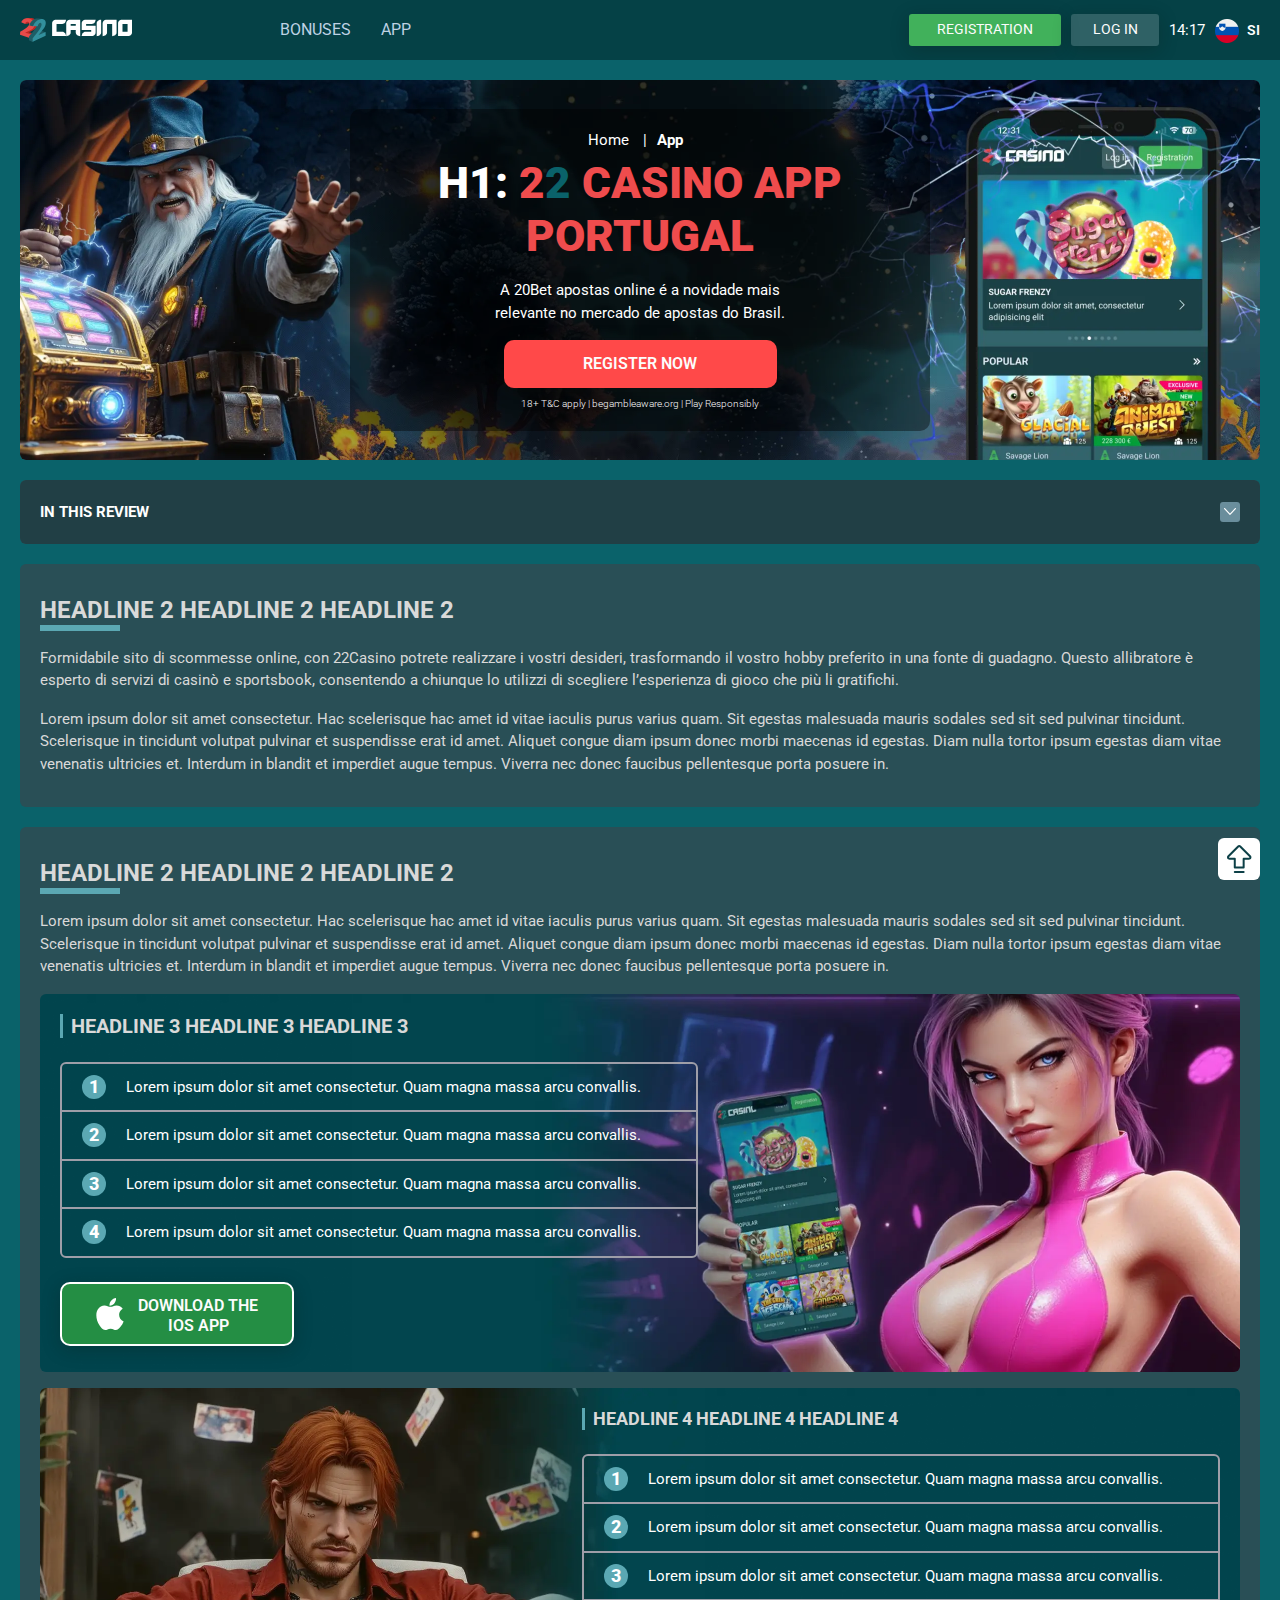
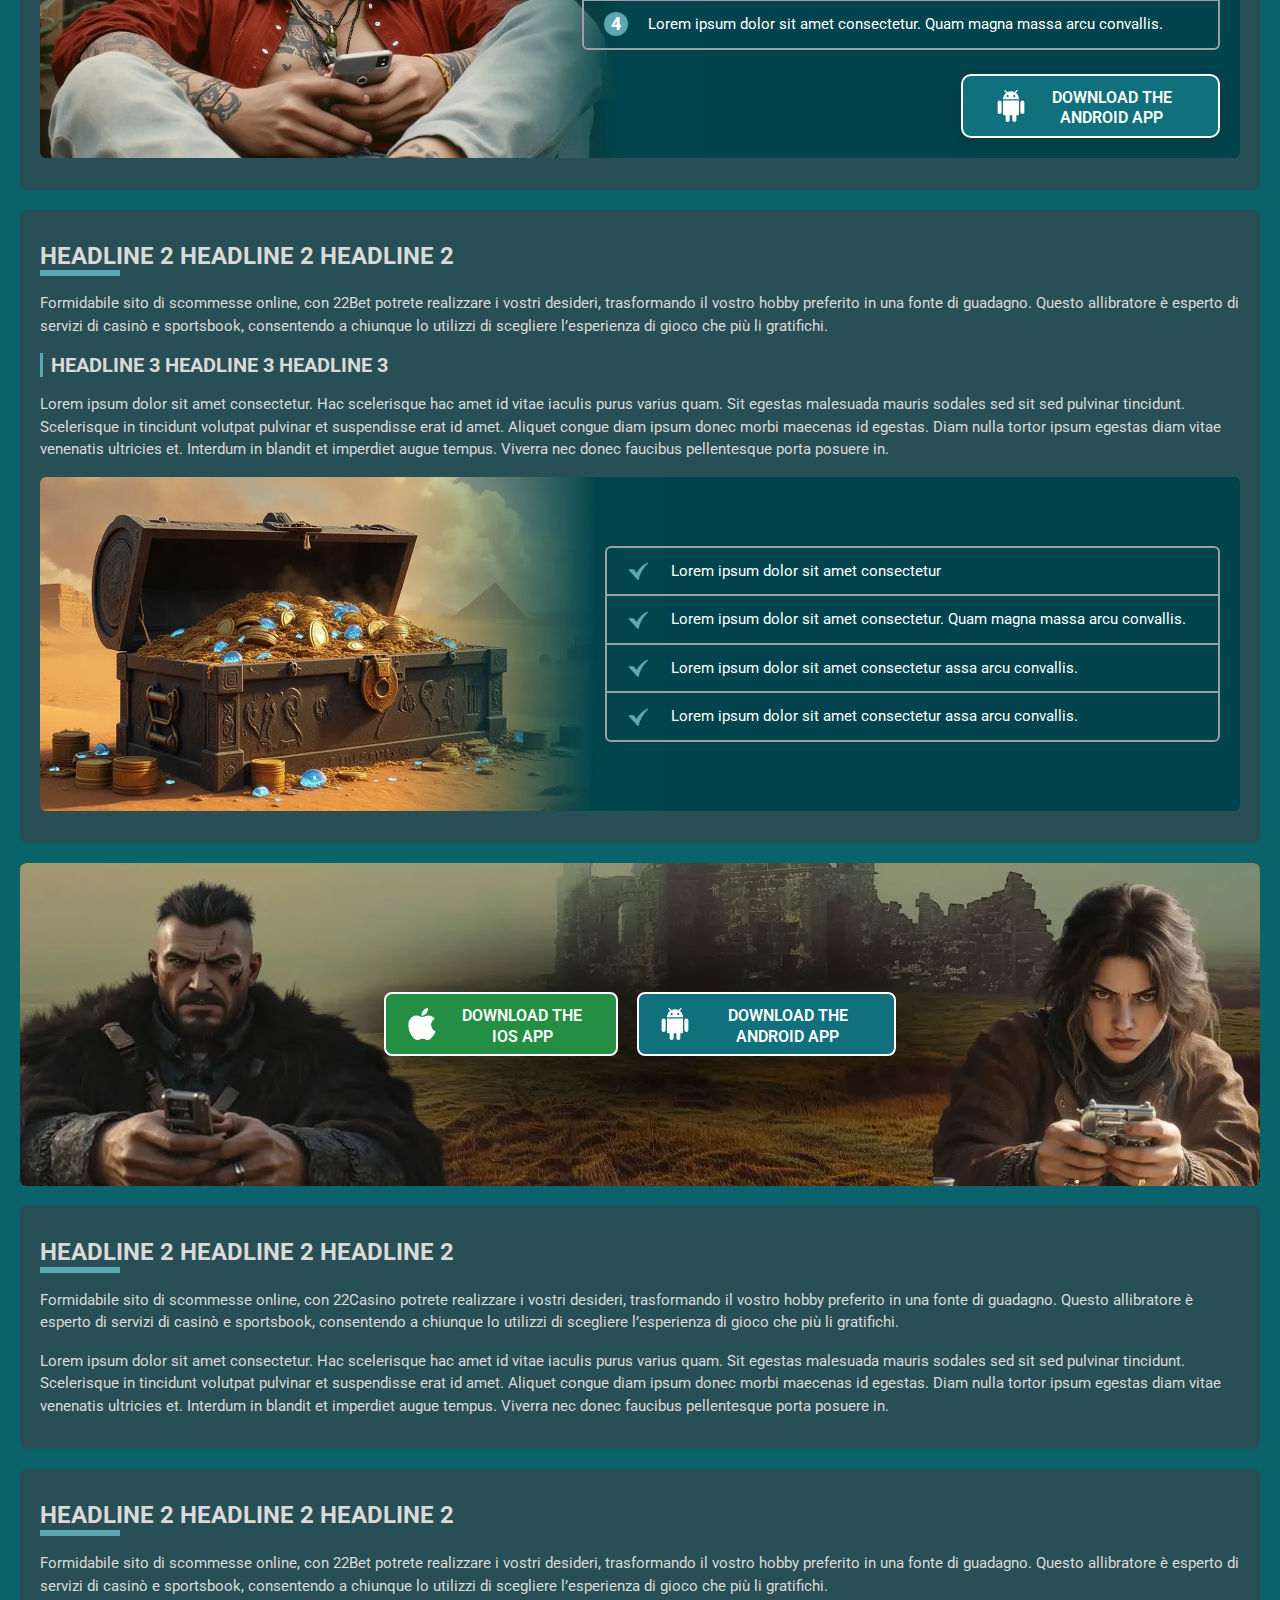
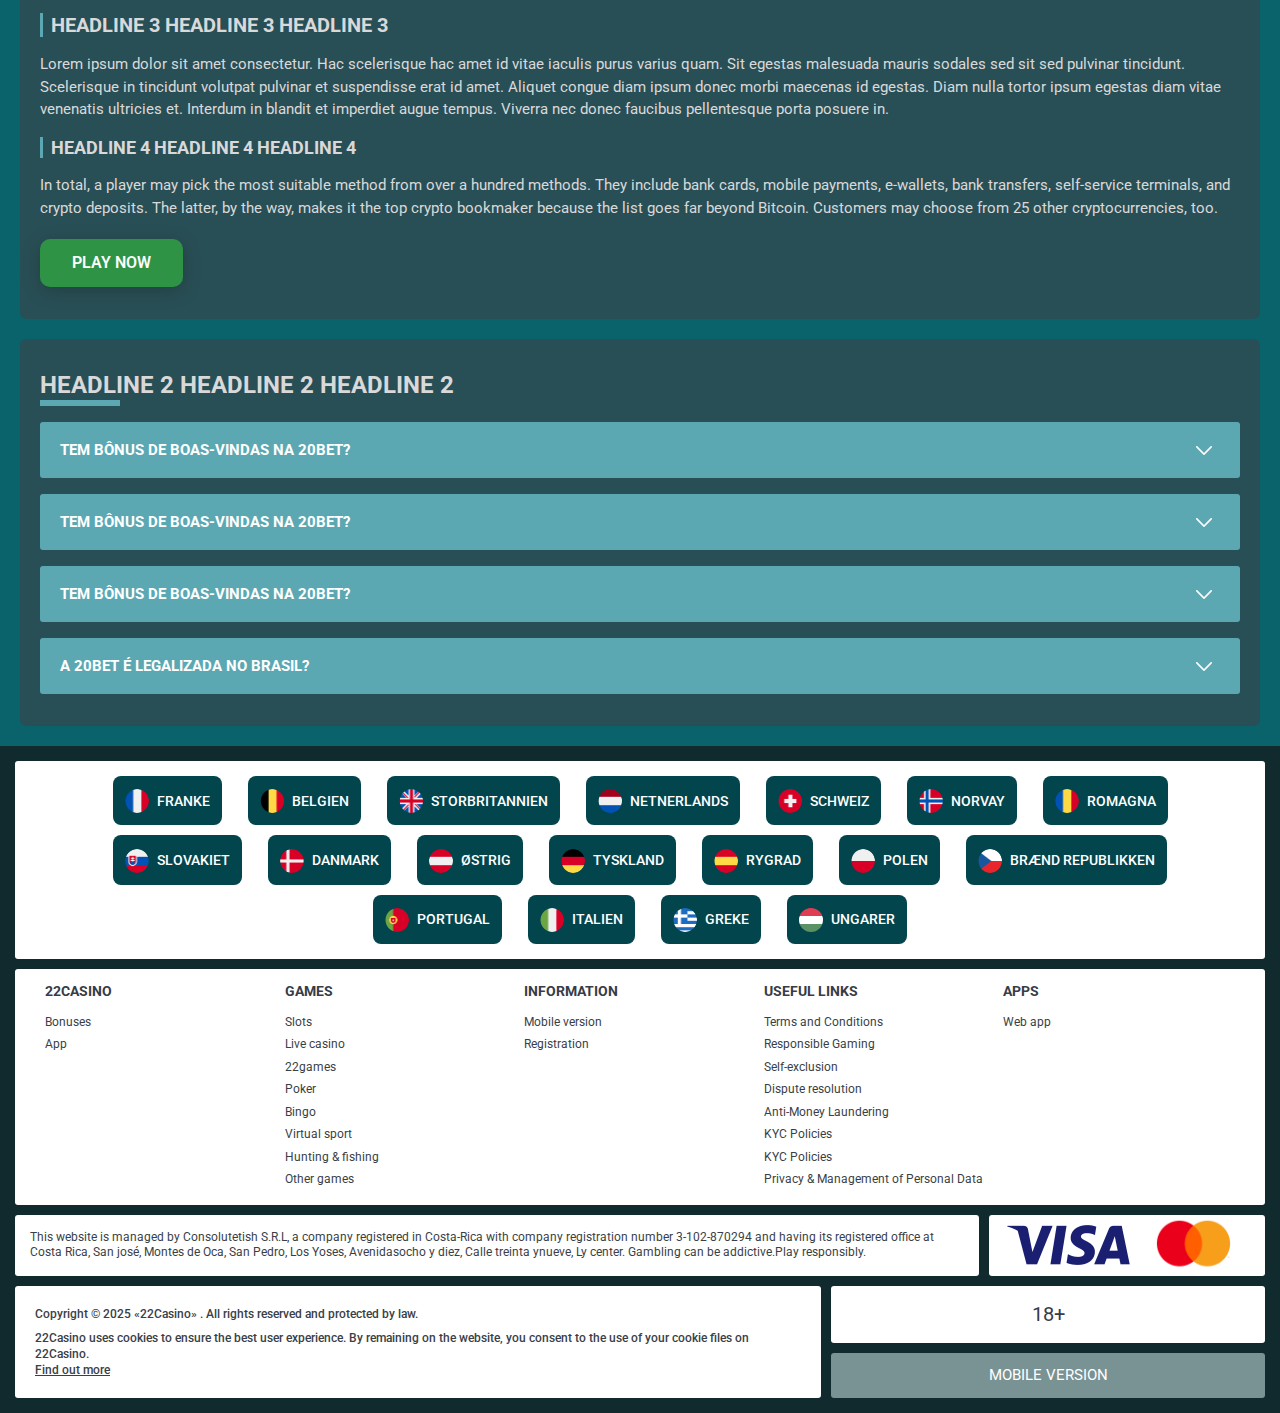
<file: app.html>
<!DOCTYPE html>
<html lang="si">
  <head>
    <meta charset="UTF-8" />

    <meta name="viewport" content="width=device-width, initial-scale=1.0" />
    <title>22 сasino App Portugal</title>
    <meta
      name="description"
      content="A 20Bet apostas online é a novidade mais relevante no mercado de apostas do Brasil. "
    />
    <meta property="og:site_name" content="22Casino" />
    <meta property="og:title" content="22 сasino App Portugal" />
    <meta property="og:type" content="website" />
    <meta property="og:url" content="http://22casino-slovenia.com/" />
    <meta property="og:image" content />
    <meta property="og:image:alt" content />
    <meta property="og:locale" content="si" />
    <meta
      property="og:description"
      content="A 20Bet apostas online é a novidade mais relevante no mercado de apostas do Brasil. "
    />
    <link rel="preconnect" href="https://fonts.googleapis.com" />
    <link rel="preconnect" href="https://fonts.gstatic.com" crossorigin />
    <link
      href="https://fonts.googleapis.com/css2?family=Poppins&family=Roboto:wght@400;500;700&display=swap"
      rel="stylesheet"
    />
    <link rel="stylesheet" href="./css/reset.css" />
    <link rel="stylesheet" href="./css/main.css" />
    <link rel="stylesheet" href="./css/media.css" />
    <link rel="icon" href="./images/favicon.png" type="image/x-icon" />
    <script
      src="https://code.jquery.com/jquery-3.6.1.min.js"
      integrity="sha256-o88AwQnZB+VDvE9tvIXrMQaPlFFSUTR+nldQm1LuPXQ="
      crossorigin="anonymous"
    ></script>
  </head>
  <body>
    <header class="header">
      <section class="content header__content">
        <a href="#" class="logo header__logo"
          ><img src="./images/logo.svg" alt="logo" title
        /></a>
        <button class="header__btn-menu">
          <svg
            width="16px"
            height="16px"
            viewBox="0 0 16 16"
            xmlns="http://www.w3.org/2000/svg"
          >
            <rect y="0" width="16" height="3" rx="1.5"></rect>
            <rect y="6.5" width="16" height="3" rx="1.5"></rect>
            <rect y="13" width="16" height="3" rx="1.5"></rect>
          </svg>
        </button>

        <nav class="menu header__menu">
          <ul class="header__menu-list">
            <li>
              <a href="#"> Bonuses </a>
            </li>

            <li>
              <a href="#"> App </a>
            </li>
          </ul>
          <div class="header__button header__button-menu">
            <a href="#" class="button button__login-menu">log in</a>
            <a href="#" class="button button__menu">registration</a>
          </div>
        </nav>

        <a href="#" class="button button__singup">registration</a>
        <a href="#" class="button button__login">log in</a>
        <div id="clock" class="header__time">00:00</div>
        <a href="" class="header__flag">
          <span><img src="./images/flag.png" alt="flag" title /></span>
          <span>si</span>
        </a>
      </section>
    </header>
    <main class="main home main-page">
      <section class="main__wrap main__wrap-page">
        <aside class="sidebar sidebar-left">
          <div class="sidebar__cards">
            <a href="#"
              ><img
                src="./images/sidebar/sidebar-img1.png"
                alt="roulette"
                title
              />
              <div class="sidebar__text">
                <p>poker</p>
                <p>0.1 - 500 eur</p>
              </div>
            </a>
            <a href="#"
              ><img
                src="./images/sidebar/sidebar-img2.png"
                alt="blackjack"
                title
              />
              <div class="sidebar__text">
                <p>agent spinity</p>
                <p>0.1 - 500 eur</p>
              </div>
            </a>

            <a href="#"
              ><img src="./images/sidebar/sidebar-img3.png" alt="slots" title />
              <div class="sidebar__text">
                <p>las vegas roulette</p>
                <p>1 - 2000 eur</p>
              </div>
            </a>
          </div>
          <div class="sidebar-left__review">
            <div class="menu__review-desk sidebar__desk">In this review</div>
            <ul class="menu__review sidebar__list">
              <li><a href="#">Review of 20Bet</a></li>
              <li><a href="#">Registration</a></li>
              <li><a href="#">22Bet Betting Expert Reviews </a></li>
              <li><a href="#">Layouts and navigation</a></li>
              <li><a href="#">Sports betting</a></li>
              <li><a href="#">Sports offers</a></li>

              <li><a href="#">Live betting</a></li>
              <li><a href="#">Live stream</a></li>
            </ul>
          </div>
        </aside>
        <section class="content__wrapper content__wrapper-page">
          <section class="content hero hero__page">
            <div class="background background-page">
              <img src="./images/app/bg-app.webp" alt="hero" title />
            </div>
            <div class="hero__wrapper hero__wrapper-page">
              <div class="hero__data hero__data-page hero__data-app">
                <ul class="breadcrumbs breadcrumbs-app">
                  <li>
                    <a href="#"> <span>Home</span></a>
                  </li>
                  <li>
                    <a href="#"> <span>App</span></a>
                  </li>
                </ul>
                <h1 class="title general hero__title">
                  <strong>h1:</strong> 2<span>2</span> сasino app Portugal
                </h1>
                <p class="hero__text">
                  A 20Bet apostas online é a novidade mais relevante no mercado
                  de apostas do Brasil.
                </p>

                <a href="#" class="button hero__button hero__button-app"
                  >Register now</a
                >
                <span class="hero__span"
                  >18+ T&C apply | begambleaware.org | Play Responsibly</span
                >
              </div>
            </div>
          </section>
          <section class="content menu-review__content">
            <div class="menu__review-desk menu__review-content">
              In this review
            </div>
            <ul class="menu__review menu__review-list">
              <li><a href="#">Review of 20Bet</a></li>
              <li><a href="#">Registration</a></li>
              <li><a href="#">22Bet Betting Expert Reviews </a></li>
              <li><a href="#">Layouts and navigation</a></li>
              <li><a href="#">Sports betting</a></li>
              <li><a href="#">Sports offers</a></li>

              <li><a href="#">Live betting</a></li>
              <li><a href="#">Live stream</a></li>
            </ul>
          </section>
          <section class="content article">
            <h2 class="article__title title high">
              Headline 2 Headline 2 Headline 2
            </h2>
            <p>
              Formidabile sito di scommesse online, con 22Casino potrete
              realizzare i vostri desideri, trasformando il vostro hobby
              preferito in una fonte di guadagno. Questo allibratore è esperto
              di servizi di casinò e sportsbook, consentendo a chiunque lo
              utilizzi di scegliere l’esperienza di gioco che più li gratifichi.
            </p>
            <p>
              Lorem ipsum dolor sit amet consectetur. Hac scelerisque hac amet
              id vitae iaculis purus varius quam. Sit egestas malesuada mauris
              sodales sed sit sed pulvinar tincidunt. Scelerisque in tincidunt
              volutpat pulvinar et suspendisse erat id amet. Aliquet congue diam
              ipsum donec morbi maecenas id egestas. Diam nulla tortor ipsum
              egestas diam vitae venenatis ultricies et. Interdum in blandit et
              imperdiet augue tempus. Viverra nec donec faucibus pellentesque
              porta posuere in.
            </p>
          </section>
          <section class="content article">
            <h2 class="article__title title high">
              Headline 2 Headline 2 Headline 2
            </h2>
            <p>
              Lorem ipsum dolor sit amet consectetur. Hac scelerisque hac amet
              id vitae iaculis purus varius quam. Sit egestas malesuada mauris
              sodales sed sit sed pulvinar tincidunt. Scelerisque in tincidunt
              volutpat pulvinar et suspendisse erat id amet. Aliquet congue diam
              ipsum donec morbi maecenas id egestas. Diam nulla tortor ipsum
              egestas diam vitae venenatis ultricies et. Interdum in blandit et
              imperdiet augue tempus. Viverra nec donec faucibus pellentesque
              porta posuere in.
            </p>
            <div class="article__content">
              <div class="image image-app">
                <div class="background background-image-app">
                  <img src="./images/app/image1-app.webp" alt="banner" title />
                </div>

                <h3>Headline 3 Headline 3 Headline 3</h3>
                <ol class="list list-app">
                  <li>
                    Lorem ipsum dolor sit amet consectetur. Quam magna massa
                    arcu convallis.
                  </li>
                  <li>
                    Lorem ipsum dolor sit amet consectetur. Quam magna massa
                    arcu convallis.
                  </li>
                  <li>
                    Lorem ipsum dolor sit amet consectetur. Quam magna massa
                    arcu convallis.
                  </li>
                  <li>
                    Lorem ipsum dolor sit amet consectetur. Quam magna massa
                    arcu convallis.
                  </li>
                </ol>
                <a
                  href="#"
                  class="button article__button article__button-app-ios"
                  >DOWNLOAD THE IOS APP</a
                >
              </div>
            </div>
            <div class="article__content-right">
              <div class="image image-right-app">
                <div class="background background-image-right-app">
                  <img src="./images/app/image2-app.webp" alt="banner" title />
                </div>

                <div class="image__box">
                  <h4>Headline 4 Headline 4 Headline 4</h4>
                  <ol class="list list-right-app">
                    <li>
                      Lorem ipsum dolor sit amet consectetur. Quam magna massa
                      arcu convallis.
                    </li>
                    <li>
                      Lorem ipsum dolor sit amet consectetur. Quam magna massa
                      arcu convallis.
                    </li>
                    <li>
                      Lorem ipsum dolor sit amet consectetur. Quam magna massa
                      arcu convallis.
                    </li>
                    <li>
                      Lorem ipsum dolor sit amet consectetur. Quam magna massa
                      arcu convallis.
                    </li>
                  </ol>
                  <a
                    href="#"
                    class="button article__button article__button-app-android"
                    >DOWNLOAD THE android APP</a
                  >
                </div>
              </div>
            </div>
          </section>
          <section class="content article">
            <h2 class="article__title title high">
              Headline 2 Headline 2 Headline 2
            </h2>
            <p>
              Formidabile sito di scommesse online, con 22Bet potrete realizzare
              i vostri desideri, trasformando il vostro hobby preferito in una
              fonte di guadagno. Questo allibratore è esperto di servizi di
              casinò e sportsbook, consentendo a chiunque lo utilizzi di
              scegliere l’esperienza di gioco che più li gratifichi.
            </p>
            <h3>Headline 3 Headline 3 Headline 3</h3>
            <p>
              Lorem ipsum dolor sit amet consectetur. Hac scelerisque hac amet
              id vitae iaculis purus varius quam. Sit egestas malesuada mauris
              sodales sed sit sed pulvinar tincidunt. Scelerisque in tincidunt
              volutpat pulvinar et suspendisse erat id amet. Aliquet congue diam
              ipsum donec morbi maecenas id egestas. Diam nulla tortor ipsum
              egestas diam vitae venenatis ultricies et. Interdum in blandit et
              imperdiet augue tempus. Viverra nec donec faucibus pellentesque
              porta posuere in.
            </p>
            <div>
              <div class="image">
                <div class="background background-win-right-app">
                  <img src="./images/app/image3-app.webp" alt="banner" title />
                </div>

                <ul class="list list-win list-win-right">
                  <li>Lorem ipsum dolor sit amet consectetur</li>
                  <li>
                    Lorem ipsum dolor sit amet consectetur. Quam magna massa
                    arcu convallis.
                  </li>
                  <li>
                    Lorem ipsum dolor sit amet consectetur assa arcu convallis.
                  </li>
                  <li>
                    Lorem ipsum dolor sit amet consectetur assa arcu convallis.
                  </li>
                </ul>
              </div>
            </div>
          </section>
          <section class="content banner banner__btn  banner__btn-app">
            <div class="background banner__background">
              <img src="./images/app/banner-app.webp" alt="banner" title />
            </div>
            <div class="banner__info">
              <div class="banner__btn-main">
                <a
                  href="#"
                  class="button banner__button banner__button-app banner__button-app banner__button-ios"
                  >DOWNLOAD THE IOS APP</a
                >
                <a
                  href="#"
                  class="button banner__button banner__button-app banner__button-android"
                  >DOWNLOAD THE android APP</a
                >
              </div>
            </div>
          </section>

          <section class="content article">
            <h2 class="article__title title high">
              Headline 2 Headline 2 Headline 2
            </h2>
            <p>
              Formidabile sito di scommesse online, con 22Casino potrete
              realizzare i vostri desideri, trasformando il vostro hobby
              preferito in una fonte di guadagno. Questo allibratore è esperto
              di servizi di casinò e sportsbook, consentendo a chiunque lo
              utilizzi di scegliere l’esperienza di gioco che più li gratifichi.
            </p>
            <p>
              Lorem ipsum dolor sit amet consectetur. Hac scelerisque hac amet
              id vitae iaculis purus varius quam. Sit egestas malesuada mauris
              sodales sed sit sed pulvinar tincidunt. Scelerisque in tincidunt
              volutpat pulvinar et suspendisse erat id amet. Aliquet congue diam
              ipsum donec morbi maecenas id egestas. Diam nulla tortor ipsum
              egestas diam vitae venenatis ultricies et. Interdum in blandit et
              imperdiet augue tempus. Viverra nec donec faucibus pellentesque
              porta posuere in.
            </p>
          </section>
          <section class="content article">
            <h2 class="article__title title high">
              Headline 2 Headline 2 Headline 2
            </h2>
            <p>
              Formidabile sito di scommesse online, con 22Bet potrete realizzare
              i vostri desideri, trasformando il vostro hobby preferito in una
              fonte di guadagno. Questo allibratore è esperto di servizi di
              casinò e sportsbook, consentendo a chiunque lo utilizzi di
              scegliere l’esperienza di gioco che più li gratifichi.
            </p>
            <h3>Headline 3 Headline 3 Headline 3</h3>
            <p>
              Lorem ipsum dolor sit amet consectetur. Hac scelerisque hac amet
              id vitae iaculis purus varius quam. Sit egestas malesuada mauris
              sodales sed sit sed pulvinar tincidunt. Scelerisque in tincidunt
              volutpat pulvinar et suspendisse erat id amet. Aliquet congue diam
              ipsum donec morbi maecenas id egestas. Diam nulla tortor ipsum
              egestas diam vitae venenatis ultricies et. Interdum in blandit et
              imperdiet augue tempus. Viverra nec donec faucibus pellentesque
              porta posuere in.
            </p>
            <h4>Headline 4 Headline 4 Headline 4</h4>
            <p>
              In total, a player may pick the most suitable method from over a
              hundred methods. They include bank cards, mobile payments,
              e-wallets, bank transfers, self-service terminals, and crypto
              deposits. The latter, by the way, makes it the top crypto
              bookmaker because the list goes far beyond Bitcoin. Customers may
              choose from 25 other cryptocurrencies, too.
            </p>
            <a href="#" class="button article__button">play now</a>
          </section>
          <section class="content faq faq__app">
            <h2 class="title high faq__title">
              Headline 2 Headline 2 Headline 2
            </h2>
            <ul class="faq__list">
              <li class="faq__item">
                <h3 class="title medium faq__subtitle js-button-expander">
                  Tem bônus de boas-vindas na 20Bet?
                </h3>
                <div class="faq__answer js-expand-content">
                  <p>
                    O pacote especial para novos usuários da 20Bet paga 100%
                    sobre o primeiro depósito, com limite de 600 BRL.
                  </p>
                </div>
              </li>
              <li class="faq__item">
                <h3 class="title medium faq__subtitle js-button-expander">
                  Tem bônus de boas-vindas na 20Bet?
                </h3>
                <div class="faq__answer js-expand-content">
                  <p>
                    O pacote especial para novos usuários da 20Bet paga 100%
                    sobre o primeiro depósito, com limite de 600 BRL.
                  </p>
                </div>
              </li>
              <li class="faq__item">
                <h3 class="title medium faq__subtitle js-button-expander">
                  Tem bônus de boas-vindas na 20Bet?
                </h3>
                <div class="faq__answer js-expand-content">
                  <p>
                    O pacote especial para novos usuários da 20Bet paga 100%
                    sobre o primeiro depósito, com limite de 600 BRL.
                  </p>
                </div>
              </li>
              <li class="faq__item">
                <h3 class="title medium faq__subtitle js-button-expander">
                  A 20Bet é legalizada no Brasil?
                </h3>
                <div class="faq__answer js-expand-content">
                  <p>
                    O pacote especial para novos usuários da 20Bet paga 100%
                    sobre o primeiro depósito, com limite de 600 BRL.
                  </p>
                </div>
              </li>
            </ul>
          </section>
        </section>
        <div class="" onclick="scrollToTop()">
          <button class="main__arrow" id="scrollToTopBtn"></button>
        </div>
      </section>
    </main>
    <footer class="footer">
      <section class="footer__content">
        <ul class="footer__country">
          <li>
            <a href="#">
              <span
                ><img src="./images/flag/flag-FR.png" alt="flag" title
              /></span>
              <span>Franke</span>
            </a>
          </li>
          <li>
            <a href="#">
              <span
                ><img src="./images/flag/flag-BE.png" alt="flag" title
              /></span>
              <span>Belgien</span>
            </a>
          </li>
          <li>
            <a href="#">
              <span
                ><img src="./images/flag/flag-GB.png" alt="flag" title
              /></span>
              <span>Storbritannien</span>
            </a>
          </li>
          <li>
            <a href="#">
              <span
                ><img src="./images/flag/flag-NL.png" alt="flag" title
              /></span>
              <span>Netnerlands</span>
            </a>
          </li>
          <li>
            <a href="#">
              <span
                ><img src="./images/flag/flag-CH.png" alt="flag" title
              /></span>
              <span>Schweiz</span>
            </a>
          </li>
          <li>
            <a href="#">
              <span
                ><img src="./images/flag/flag-NO.png" alt="flag" title
              /></span>
              <span>Norvay</span>
            </a>
          </li>
          <li>
            <a href="#">
              <span
                ><img src="./images/flag/flag-RO.png" alt="flag" title
              /></span>
              <span>Romagna</span>
            </a>
          </li>
          <li>
            <a href="#">
              <span
                ><img src="./images/flag/flag-SK.png" alt="flag" title
              /></span>
              <span>Slovakiet</span>
            </a>
          </li>
          <li>
            <a href="#">
              <span
                ><img src="./images/flag/flag-DK.png" alt="flag" title
              /></span>
              <span>Danmark</span>
            </a>
          </li>
          <li>
            <a href="#">
              <span
                ><img src="./images/flag/flag-AT.png" alt="flag" title
              /></span>
              <span>Østrig</span>
            </a>
          </li>
          <li>
            <a href="#">
              <span
                ><img src="./images/flag/flag-DE.png" alt="flag" title
              /></span>
              <span>Tyskland</span>
            </a>
          </li>
          <li>
            <a href="#">
              <span
                ><img src="./images/flag/flag-ES.png" alt="flag" title
              /></span>
              <span>Rygrad</span>
            </a>
          </li>
          <li>
            <a href="#">
              <span
                ><img src="./images/flag/flag-PL.png" alt="flag" title
              /></span>
              <span>POLEN</span>
            </a>
          </li>
          <li>
            <a href="#">
              <span
                ><img src="./images/flag/flag-BR.png" alt="flag" title
              /></span>
              <span>Brænd republikken</span>
            </a>
          </li>
          <li>
            <a href="#">
              <span
                ><img src="./images/flag/flag-PT.png" alt="flag" title
              /></span>
              <span>Portugal</span>
            </a>
          </li>
          <li>
            <a href="#">
              <span
                ><img src="./images/flag/flag-IT.png" alt="flag" title
              /></span>
              <span>Italien</span>
            </a>
          </li>
          <li>
            <a href="#">
              <span
                ><img src="./images/flag/flag-GR.png" alt="flag" title
              /></span>
              <span>Greke</span>
            </a>
          </li>
          <li>
            <a href="#">
              <span
                ><img src="./images/flag/flag-UG.png" alt="flag" title
              /></span>
              <span>Ungarer</span>
            </a>
          </li>
        </ul>
        <ul class="footer__menu">
          <li>
            <div>22casino</div>
            <ul class="footer__info">
              <li><a href="#">Bonuses</a></li>
              <li><a href="#">App</a></li>
            </ul>
          </li>
          <li>
            <div>Games</div>
            <ul class="footer__info">
              <li><a href="#">Slots</a></li>
              <li><a href="#">Live casino</a></li>
              <li><a href="#">22games</a></li>
              <li><a href="#">Poker</a></li>
              <li><a href="#">Bingo</a></li>
              <li><a href="#">Virtual sport</a></li>
              <li><a href="#">Hunting & fishing</a></li>

              <li><a href="#">Other games</a></li>
            </ul>
          </li>
          <li>
            <div>information</div>
            <ul class="footer__info">
              <li><a href="#">Mobile version</a></li>
              <li><a href="#">Registration</a></li>
            </ul>
          </li>
          <li>
            <div>USEFUL LINKS</div>
            <ul class="footer__info">
              <li><a href="#">Terms and Conditions</a></li>
              <li><a href="#">Responsible Gaming</a></li>
              <li><a href="#">Self-exclusion</a></li>
              <li><a href="#">Dispute resolution</a></li>
              <li><a href="#">Anti-Money Laundering</a></li>
              <li><a href="#">KYC Policies</a></li>
              <li><a href="#">KYC Policies</a></li>
              <li><a href="#">Privacy & Management of Personal Data</a></li>
            </ul>
          </li>
          <li>
            <div>APPS</div>
            <ul class="footer__info">
              <li><a href="#" class="footer__android">Web app</a></li>
            </ul>
          </li>
        </ul>
        <div class="footer__wrapper">
          <div class="footer__desc">
            <p>
              This website is managed by Consolutetish S.R.L, a company
              registered in Costa-Rica with company registration number
              3-102-870294 and having its registered office at Costa Rica, San
              josé, Montes de Oca, San Pedro, Los Yoses, Avenidasocho y diez,
              Calle treinta ynueve, Ly center. Gambling can be addictive.Play
              responsibly.
            </p>
          </div>
          <ul>
            <li>
              <a href="#">
                <img src="./images/visa.svg" alt="cardpay" title />
              </a>
            </li>
            <li>
              <a href="#">
                <img src="./images/mastercard.svg" alt="cardpay" title />
              </a>
            </li>
          </ul>
        </div>

        <div class="footer__text">
          <p>
            Copyright &copy; 2025 «22Casino» . All rights reserved and protected
            by law.
          </p>
          <p>
            22Casino uses cookies to ensure the best user experience. By
            remaining on the website, you consent to the use of your cookie
            files on 22Casino.
            <a href="#" class="footer__desc-link"> Find out more</a>
          </p>
        </div>

        <div class="footer__information">
          <div class="footer__age">18+</div>
          <div class="footer__mob"><a href="#">MOBILE VERSION</a></div>
        </div>
      </section>
    </footer>
    <script src="./js/sidebar.js" defer></script>
    <script src="./js/expander.js" defer></script>
    <script src="./js/mobile-menu.js" defer></script>
    <script src="./js/clock.js" defer></script>
    <script src="./js/arrowUp.js" defer></script>
  </body>
</html>
</file>
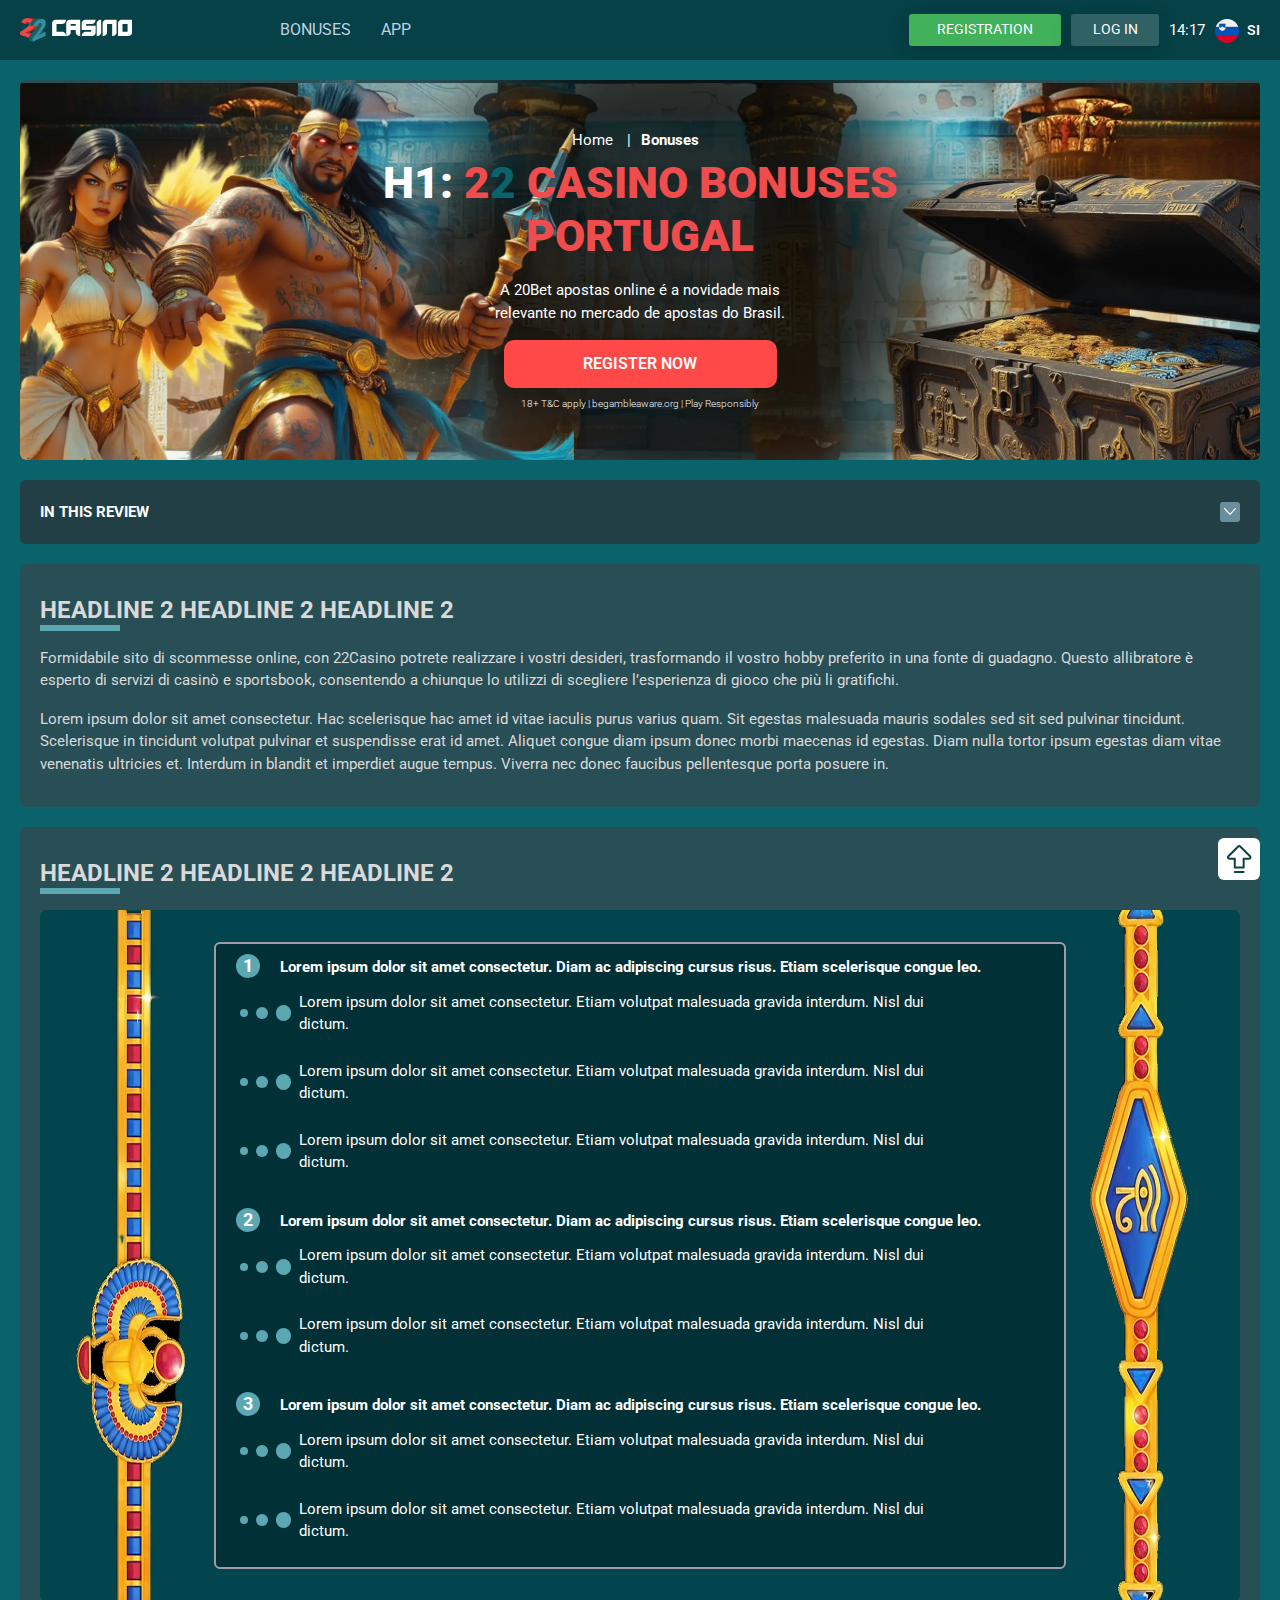
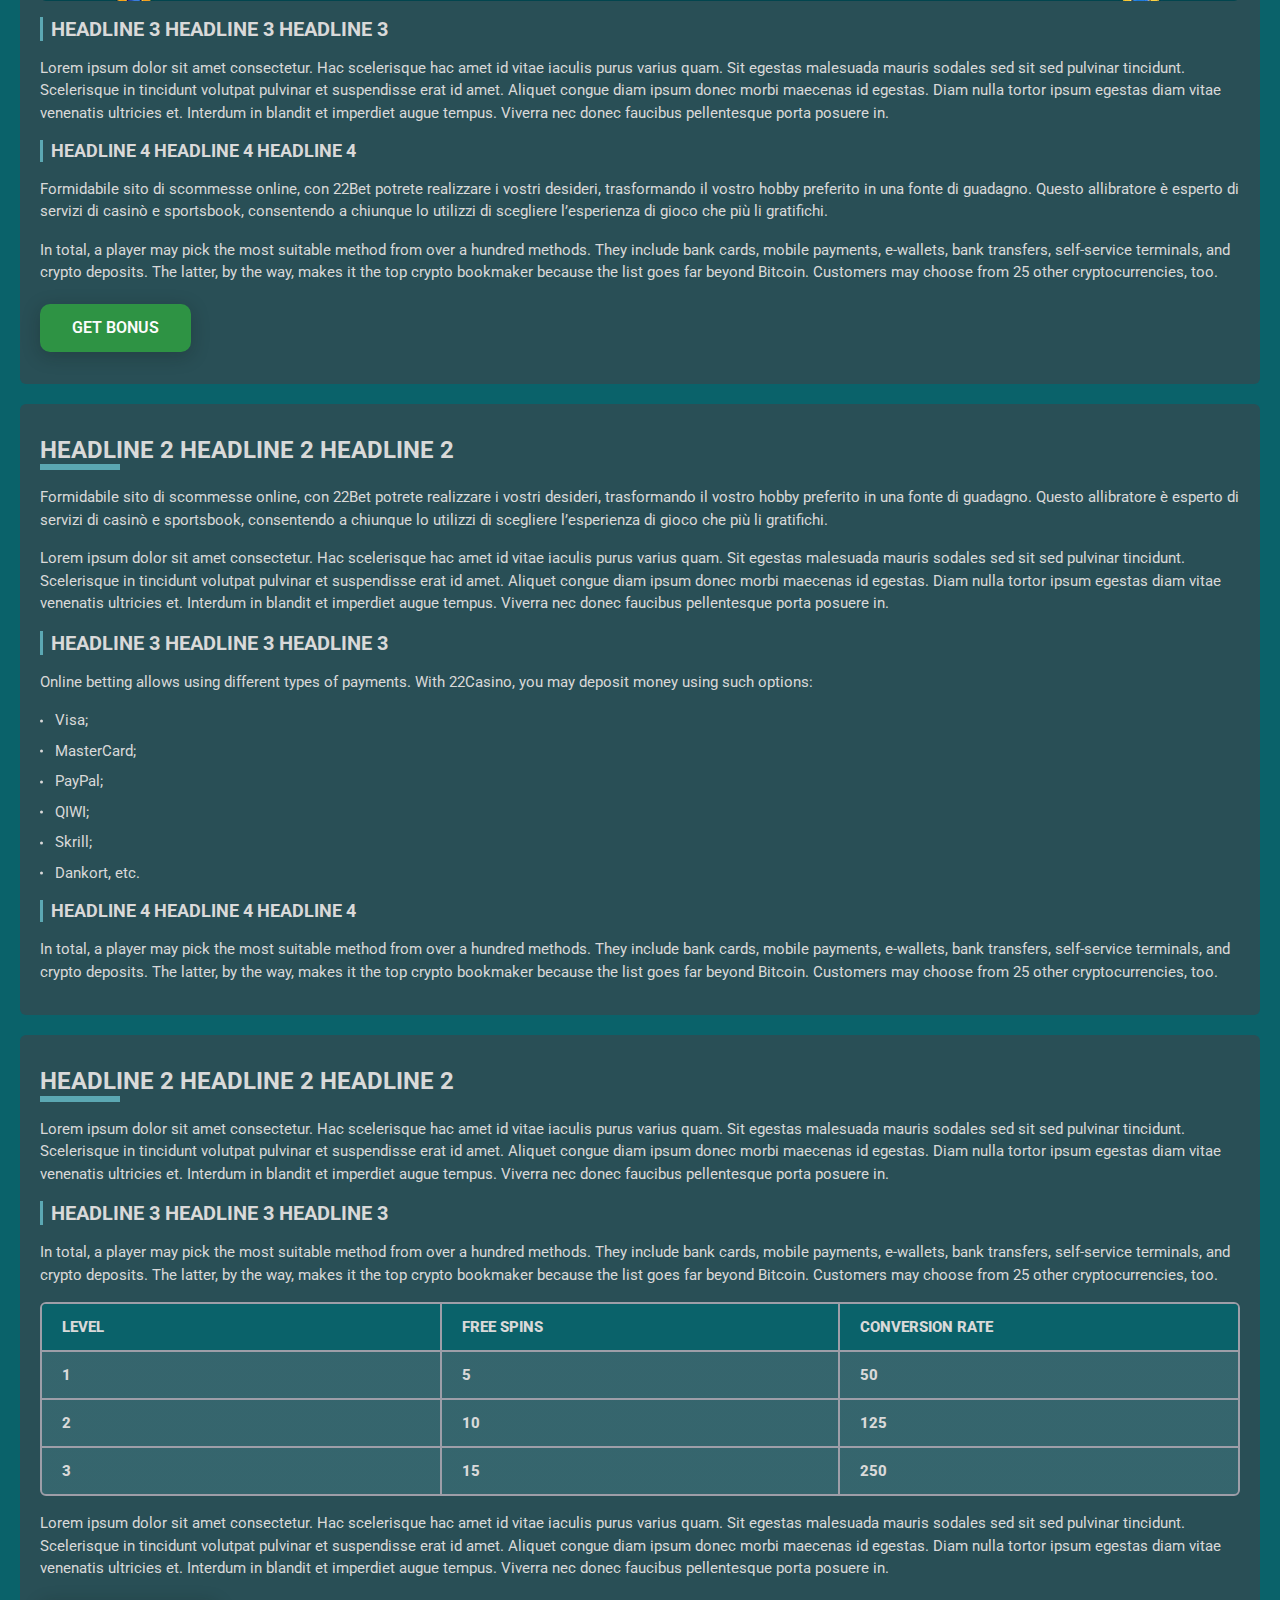
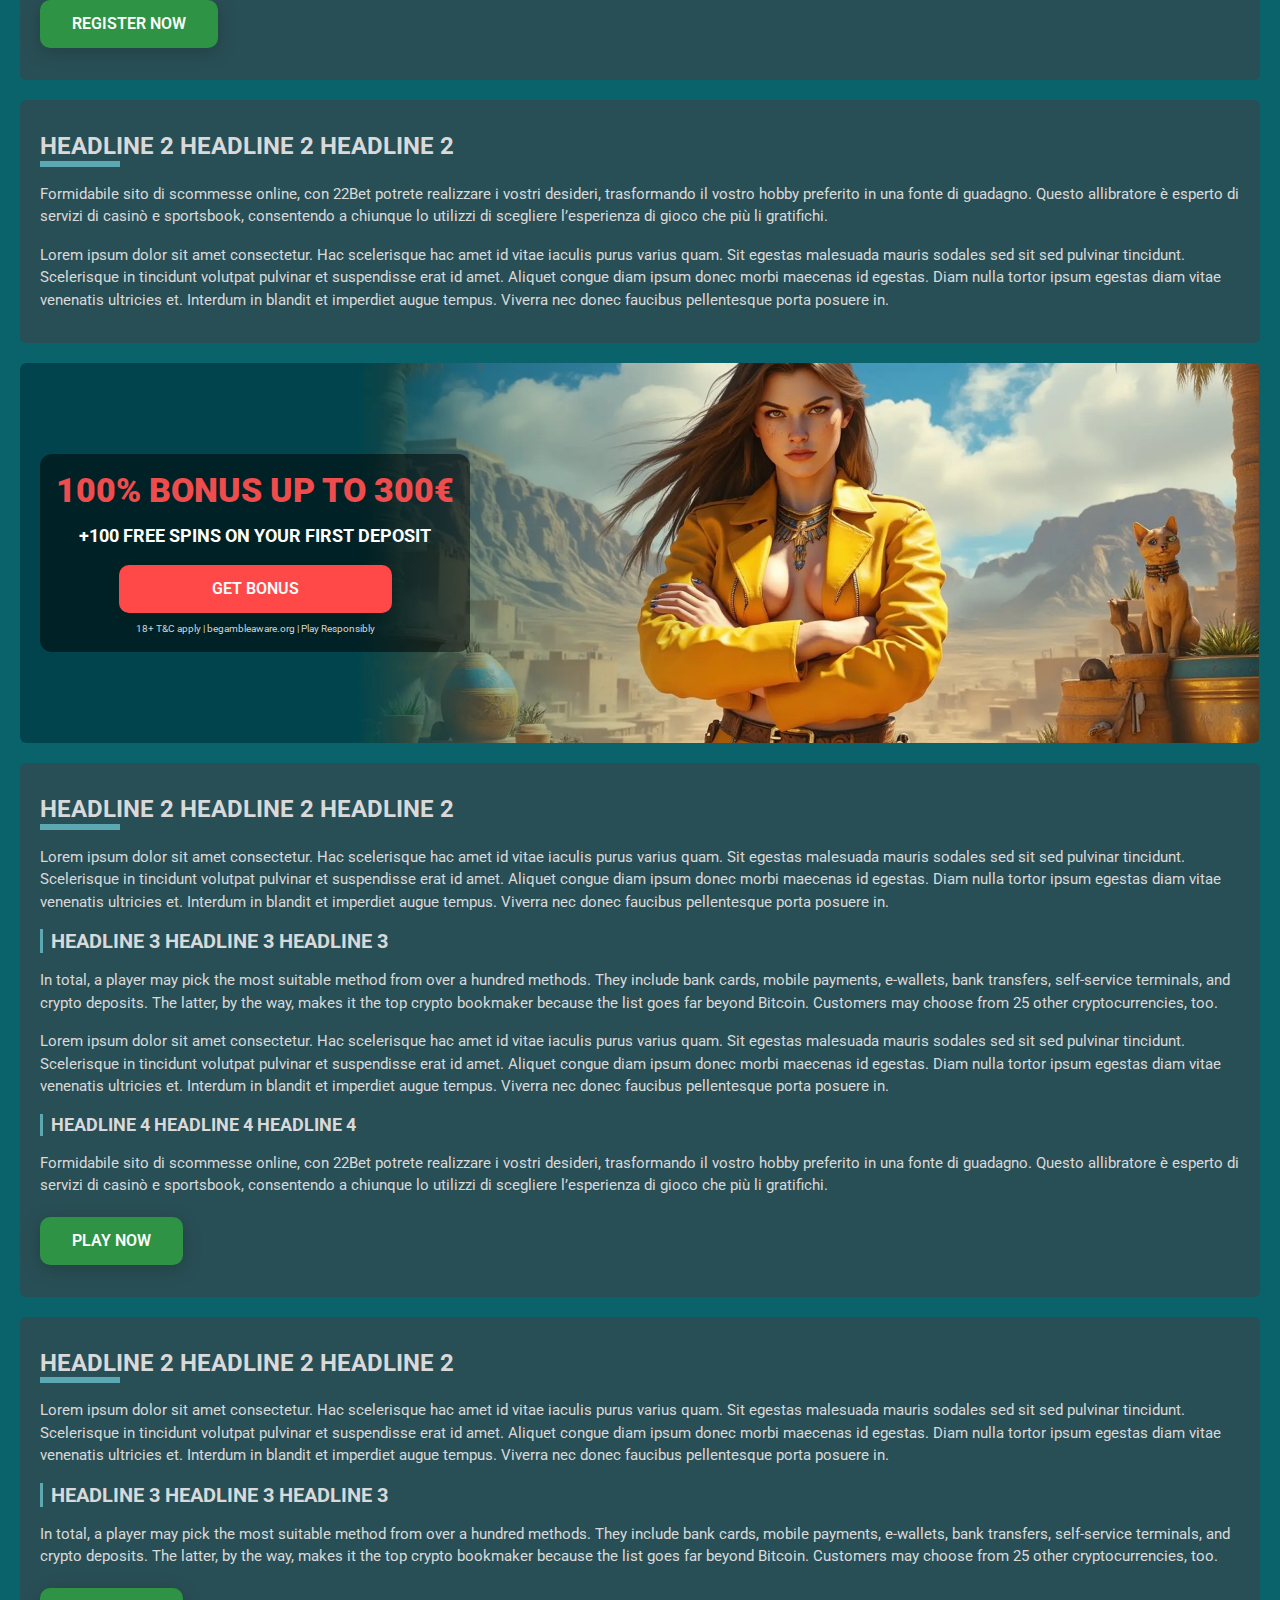
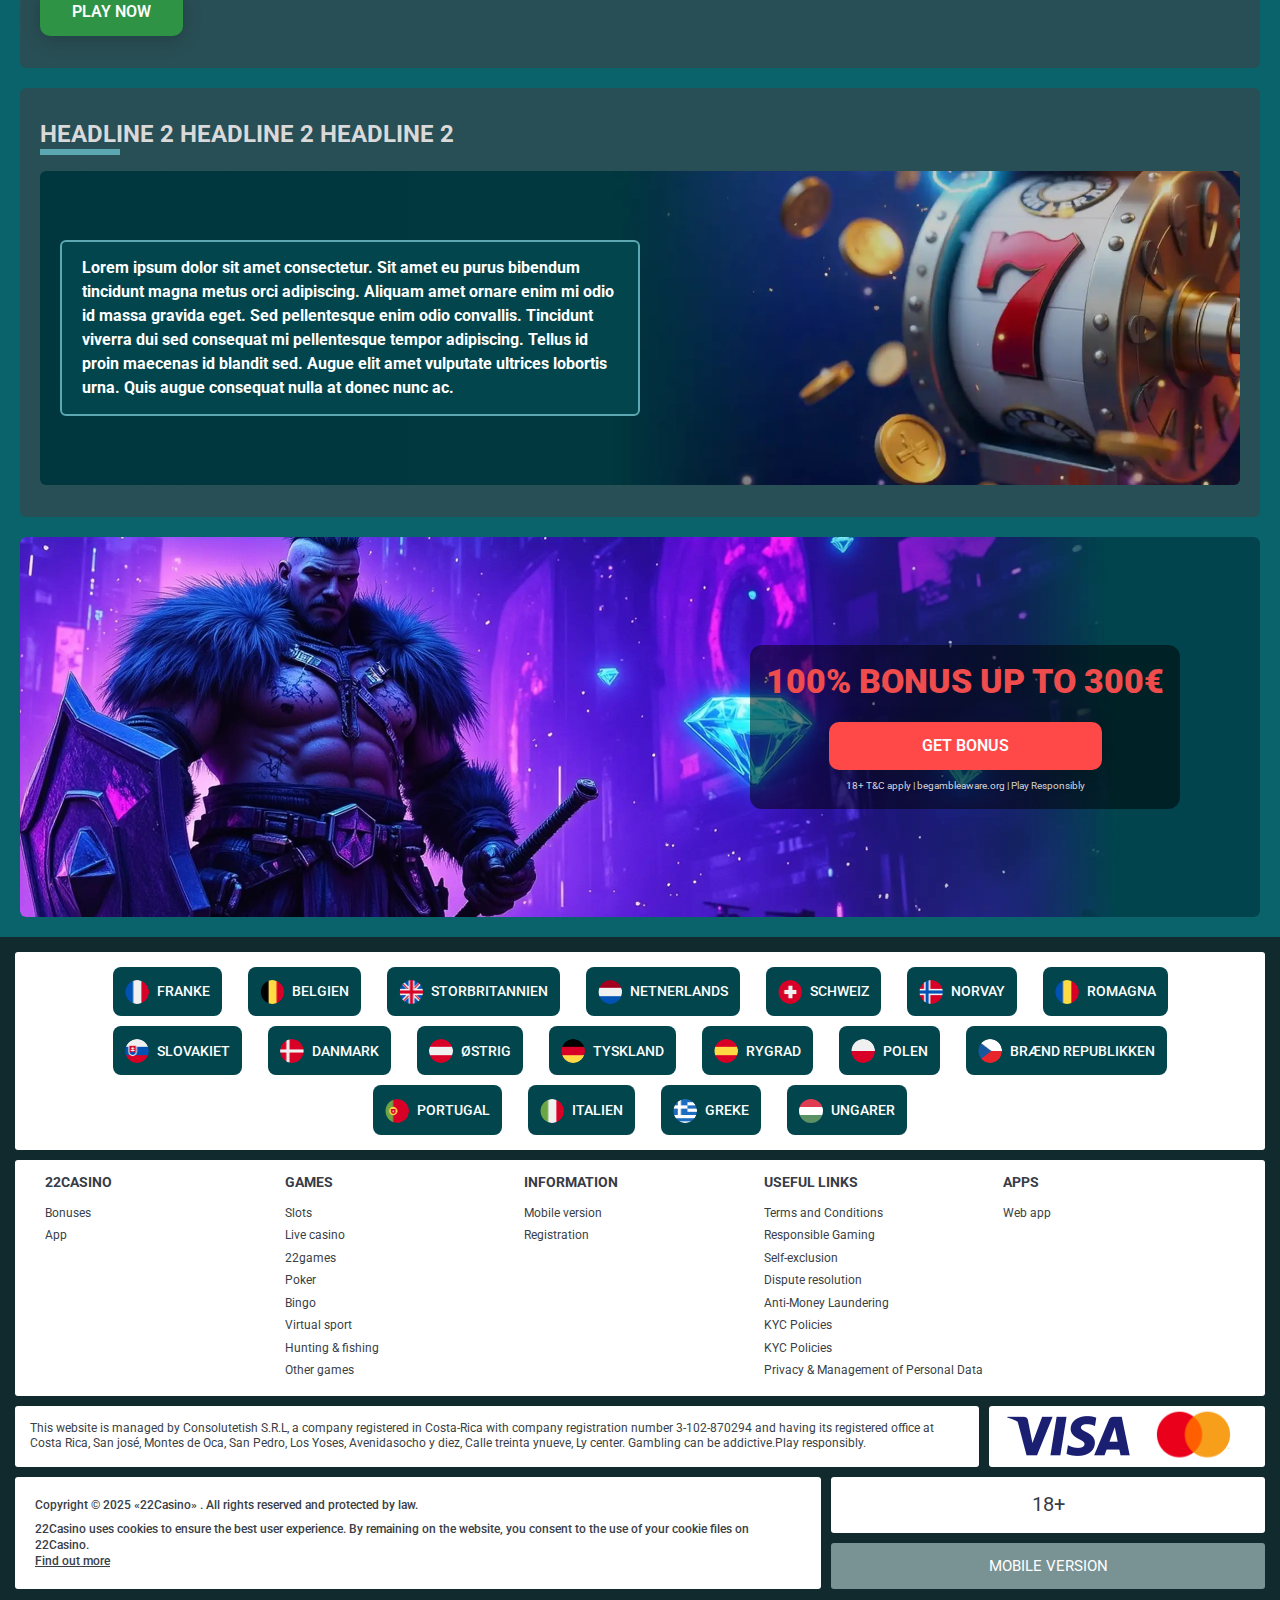
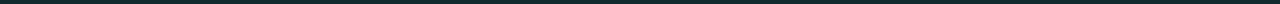
<file: bonus.html>
<!DOCTYPE html>
<html lang="si">
  <head>
    <meta charset="UTF-8" />

    <meta name="viewport" content="width=device-width, initial-scale=1.0" />
    <title>22 сasino Bonuses Portugal</title>
    <meta
      name="description"
      content="A 20Bet apostas online é a novidade mais relevante no mercado de apostas do Brasil. "
    />
    <meta property="og:site_name" content="22Casino" />
    <meta property="og:title" content="22 сasino Bonuses Portugal" />
    <meta property="og:type" content="website" />
    <meta property="og:url" content="http://22casino-slovenia.com/" />
    <meta property="og:image" content />
    <meta property="og:image:alt" content />
    <meta property="og:locale" content="si" />
    <meta
      property="og:description"
      content="A 20Bet apostas online é a novidade mais relevante no mercado de apostas do Brasil. "
    />
    <link rel="preconnect" href="https://fonts.googleapis.com" />
    <link rel="preconnect" href="https://fonts.gstatic.com" crossorigin />
    <link
      href="https://fonts.googleapis.com/css2?family=Poppins&family=Roboto:wght@400;500;700&display=swap"
      rel="stylesheet"
    />
    <link rel="stylesheet" href="./css/reset.css" />
    <link rel="stylesheet" href="./css/main.css" />
    <link rel="stylesheet" href="./css/media.css" />
    <link rel="icon" href="./images/favicon.png" type="image/x-icon" />
    <script
      src="https://code.jquery.com/jquery-3.6.1.min.js"
      integrity="sha256-o88AwQnZB+VDvE9tvIXrMQaPlFFSUTR+nldQm1LuPXQ="
      crossorigin="anonymous"
    ></script>
  </head>
  <body>
    <header class="header">
      <section class="content header__content">
        <a href="#" class="logo header__logo"
          ><img src="./images/logo.svg" alt="logo" title
        /></a>
        <button class="header__btn-menu">
          <svg
            width="16px"
            height="16px"
            viewBox="0 0 16 16"
            xmlns="http://www.w3.org/2000/svg"
          >
            <rect y="0" width="16" height="3" rx="1.5"></rect>
            <rect y="6.5" width="16" height="3" rx="1.5"></rect>
            <rect y="13" width="16" height="3" rx="1.5"></rect>
          </svg>
        </button>

        <nav class="menu header__menu">
          <ul class="header__menu-list">
            <li>
              <a href="#"> Bonuses </a>
            </li>

            <li>
              <a href="#"> App </a>
            </li>
          </ul>
          <div class="header__button header__button-menu">
            <a href="#" class="button button__login-menu">log in</a>
            <a href="#" class="button button__menu">registration</a>
          </div>
        </nav>

        <a href="#" class="button button__singup">registration</a>
        <a href="#" class="button button__login">log in</a>
        <div id="clock" class="header__time">00:00</div>
        <a href="" class="header__flag">
          <span><img src="./images/flag.png" alt="flag" title /></span>
          <span>si</span>
        </a>
      </section>
    </header>
    <main class="main home main-page">
      <section class="main__wrap main__wrap-page">
        <aside class="sidebar sidebar-left">
          <div class="sidebar__cards">
            <a href="#"
              ><img
                src="./images/sidebar/sidebar-img1.png"
                alt="roulette"
                title
              />
              <div class="sidebar__text">
                <p>poker</p>
                <p>0.1 - 500 eur</p>
              </div>
            </a>
            <a href="#"
              ><img
                src="./images/sidebar/sidebar-img2.png"
                alt="blackjack"
                title
              />
              <div class="sidebar__text">
                <p>agent spinity</p>
                <p>0.1 - 500 eur</p>
              </div>
            </a>

            <a href="#"
              ><img src="./images/sidebar/sidebar-img3.png" alt="slots" title />
              <div class="sidebar__text">
                <p>las vegas roulette</p>
                <p>1 - 2000 eur</p>
              </div>
            </a>
          </div>
          <div class="sidebar-left__review">
            <div class="menu__review-desk sidebar__desk">In this review</div>
            <ul class="menu__review sidebar__list">
              <li><a href="#">Review of 20Bet</a></li>
              <li><a href="#">Registration</a></li>
              <li><a href="#">22Bet Betting Expert Reviews </a></li>
              <li><a href="#">Layouts and navigation</a></li>
              <li><a href="#">Sports betting</a></li>
              <li><a href="#">Sports offers</a></li>

              <li><a href="#">Live betting</a></li>
              <li><a href="#">Live stream</a></li>
            </ul>
          </div>
        </aside>
        <section class="content__wrapper content__wrapper-page">
          <section class="content hero hero__page hero__page-page">
            <div class="background background-page">
              <img src="./images/bonus/bg-bonus.webp" alt="hero" title />
            </div>
            <div class="hero__wrapper hero__wrapper-page">
              <div class="hero__data hero__data-page">
                <ul class="breadcrumbs">
                  <li>
                    <a href="#"> <span>Home</span></a>
                  </li>
                  <li>
                    <a href="#"> <span>Bonuses</span></a>
                  </li>
                </ul>
                <h1 class="title general hero__title hero__title-page">
                  <strong>h1:</strong> 2<span>2</span> сasino Bonuses Portugal
                </h1>
                <p class="hero__text">
                  A 20Bet apostas online é a novidade mais relevante no mercado
                  de apostas do Brasil.
                </p>
                <a href="#" class="button hero__button hero__button-page"
                  >Register now</a
                >
                <span class="hero__span"
                  >18+ T&C apply | begambleaware.org | Play Responsibly</span
                >
              </div>
            </div>
          </section>
          <section class="content menu-review__content">
            <div class="menu__review-desk menu__review-content">
              In this review
            </div>
            <ul class="menu__review menu__review-list">
              <li><a href="#">Review of 20Bet</a></li>
              <li><a href="#">Registration</a></li>
              <li><a href="#">22Bet Betting Expert Reviews </a></li>
              <li><a href="#">Layouts and navigation</a></li>
              <li><a href="#">Sports betting</a></li>
              <li><a href="#">Sports offers</a></li>

              <li><a href="#">Live betting</a></li>
              <li><a href="#">Live stream</a></li>
            </ul>
          </section>
          <section class="content article">
            <h2 class="article__title title high">
              Headline 2 Headline 2 Headline 2
            </h2>
            <p>
              Formidabile sito di scommesse online, con 22Casino potrete
              realizzare i vostri desideri, trasformando il vostro hobby
              preferito in una fonte di guadagno. Questo allibratore è esperto
              di servizi di casinò e sportsbook, consentendo a chiunque lo
              utilizzi di scegliere l’esperienza di gioco che più li gratifichi.
            </p>
            <p>
              Lorem ipsum dolor sit amet consectetur. Hac scelerisque hac amet
              id vitae iaculis purus varius quam. Sit egestas malesuada mauris
              sodales sed sit sed pulvinar tincidunt. Scelerisque in tincidunt
              volutpat pulvinar et suspendisse erat id amet. Aliquet congue diam
              ipsum donec morbi maecenas id egestas. Diam nulla tortor ipsum
              egestas diam vitae venenatis ultricies et. Interdum in blandit et
              imperdiet augue tempus. Viverra nec donec faucibus pellentesque
              porta posuere in.
            </p>
          </section>
          <section class="content article">
            <h2 class="title high article__title">
              Headline 2 Headline 2 Headline 2
            </h2>
            <div class="image image-center">
              <div class="background background__image-center">
                <img
                  src="./images/bonus/image1-bonus.webp"
                  alt="banner"
                  title
                />
              </div>
              <div class="content-wrapper">
                <ol class="list list__bonus">
                  <li>
                    Lorem ipsum dolor sit amet consectetur. Diam ac adipiscing
                    cursus risus. Etiam scelerisque congue leo.
                    <ul class="custom-bullets">
                      <li>
                        <span class="dot small"></span>
                        <span class="dot medium"></span>
                        <span class="dot large"></span>
                        Lorem ipsum dolor sit amet consectetur. Etiam volutpat
                        malesuada gravida interdum. Nisl dui dictum.
                      </li>
                      <li>
                        <span class="dot small"></span>
                        <span class="dot medium"></span>
                        <span class="dot large"></span>
                        Lorem ipsum dolor sit amet consectetur. Etiam volutpat
                        malesuada gravida interdum. Nisl dui dictum.
                      </li>
                      <li>
                        <span class="dot small"></span>
                        <span class="dot medium"></span>
                        <span class="dot large"></span>
                        Lorem ipsum dolor sit amet consectetur. Etiam volutpat
                        malesuada gravida interdum. Nisl dui dictum.
                      </li>
                    </ul>
                  </li>
                  <li>
                    Lorem ipsum dolor sit amet consectetur. Diam ac adipiscing
                    cursus risus. Etiam scelerisque congue leo.
                    <ul class="custom-bullets">
                      <li>
                        <span class="dot small"></span>
                        <span class="dot medium"></span>
                        <span class="dot large"></span>
                        Lorem ipsum dolor sit amet consectetur. Etiam volutpat
                        malesuada gravida interdum. Nisl dui dictum.
                      </li>
                      <li>
                        <span class="dot small"></span>
                        <span class="dot medium"></span>
                        <span class="dot large"></span>
                        Lorem ipsum dolor sit amet consectetur. Etiam volutpat
                        malesuada gravida interdum. Nisl dui dictum.
                      </li>
                    </ul>
                  </li>
                  <li>
                    Lorem ipsum dolor sit amet consectetur. Diam ac adipiscing
                    cursus risus. Etiam scelerisque congue leo.
                    <ul class="custom-bullets">
                      <li>
                        <span class="dot small"></span>
                        <span class="dot medium"></span>
                        <span class="dot large"></span>
                        Lorem ipsum dolor sit amet consectetur. Etiam volutpat
                        malesuada gravida interdum. Nisl dui dictum.
                      </li>
                      <li>
                        <span class="dot small"></span>
                        <span class="dot medium"></span>
                        <span class="dot large"></span>
                        Lorem ipsum dolor sit amet consectetur. Etiam volutpat
                        malesuada gravida interdum. Nisl dui dictum.
                      </li>
                    </ul>
                  </li>
                </ol>
              </div>
            </div>
            <h3>Headline 3 Headline 3 Headline 3</h3>
            <p>
              Lorem ipsum dolor sit amet consectetur. Hac scelerisque hac amet
              id vitae iaculis purus varius quam. Sit egestas malesuada mauris
              sodales sed sit sed pulvinar tincidunt. Scelerisque in tincidunt
              volutpat pulvinar et suspendisse erat id amet. Aliquet congue diam
              ipsum donec morbi maecenas id egestas. Diam nulla tortor ipsum
              egestas diam vitae venenatis ultricies et. Interdum in blandit et
              imperdiet augue tempus. Viverra nec donec faucibus pellentesque
              porta posuere in.
            </p>
            <h4>Headline 4 Headline 4 Headline 4</h4>
            <p>
              Formidabile sito di scommesse online, con 22Bet potrete realizzare
              i vostri desideri, trasformando il vostro hobby preferito in una
              fonte di guadagno. Questo allibratore è esperto di servizi di
              casinò e sportsbook, consentendo a chiunque lo utilizzi di
              scegliere l’esperienza di gioco che più li gratifichi.
            </p>
            <p>
              In total, a player may pick the most suitable method from over a
              hundred methods. They include bank cards, mobile payments,
              e-wallets, bank transfers, self-service terminals, and crypto
              deposits. The latter, by the way, makes it the top crypto
              bookmaker because the list goes far beyond Bitcoin. Customers may
              choose from 25 other cryptocurrencies, too.
            </p>
            <a href="#" class="button article__button">get bonus</a>
          </section>

          <section class="content article">
            <h2 class="title high article__title">
              Headline 2 Headline 2 Headline 2
            </h2>
            <p>
              Formidabile sito di scommesse online, con 22Bet potrete realizzare
              i vostri desideri, trasformando il vostro hobby preferito in una
              fonte di guadagno. Questo allibratore è esperto di servizi di
              casinò e sportsbook, consentendo a chiunque lo utilizzi di
              scegliere l’esperienza di gioco che più li gratifichi.
            </p>
            <p>
              Lorem ipsum dolor sit amet consectetur. Hac scelerisque hac amet
              id vitae iaculis purus varius quam. Sit egestas malesuada mauris
              sodales sed sit sed pulvinar tincidunt. Scelerisque in tincidunt
              volutpat pulvinar et suspendisse erat id amet. Aliquet congue diam
              ipsum donec morbi maecenas id egestas. Diam nulla tortor ipsum
              egestas diam vitae venenatis ultricies et. Interdum in blandit et
              imperdiet augue tempus. Viverra nec donec faucibus pellentesque
              porta posuere in.
            </p>
            <h3>Headline 3 Headline 3 Headline 3</h3>
            <p>
              Online betting allows using different types of payments. With
              22Casino, you may deposit money using such options:
            </p>
            <ul class="article__list">
              <li>Visa;</li>
              <li>MasterCard;</li>
              <li>PayPal;</li>
              <li>QIWI;</li>
              <li>Skrill;</li>
              <li>Dankort, etc.</li>
            </ul>

            <h4>Headline 4 Headline 4 Headline 4</h4>

            <p>
              In total, a player may pick the most suitable method from over a
              hundred methods. They include bank cards, mobile payments,
              e-wallets, bank transfers, self-service terminals, and crypto
              deposits. The latter, by the way, makes it the top crypto
              bookmaker because the list goes far beyond Bitcoin. Customers may
              choose from 25 other cryptocurrencies, too.
            </p>
          </section>
          <section class="content article">
            <h2 class="title high article__title">
              Headline 2 Headline 2 Headline 2
            </h2>
            <p>
              Lorem ipsum dolor sit amet consectetur. Hac scelerisque hac amet
              id vitae iaculis purus varius quam. Sit egestas malesuada mauris
              sodales sed sit sed pulvinar tincidunt. Scelerisque in tincidunt
              volutpat pulvinar et suspendisse erat id amet. Aliquet congue diam
              ipsum donec morbi maecenas id egestas. Diam nulla tortor ipsum
              egestas diam vitae venenatis ultricies et. Interdum in blandit et
              imperdiet augue tempus. Viverra nec donec faucibus pellentesque
              porta posuere in.
            </p>
            <h3>Headline 3 Headline 3 Headline 3</h3>
            <p>
              In total, a player may pick the most suitable method from over a
              hundred methods. They include bank cards, mobile payments,
              e-wallets, bank transfers, self-service terminals, and crypto
              deposits. The latter, by the way, makes it the top crypto
              bookmaker because the list goes far beyond Bitcoin. Customers may
              choose from 25 other cryptocurrencies, too.
            </p>
            <div class="table__level-wrapper">
              <table class="table__level">
                <thead>
                  <tr>
                    <th>Level</th>
                    <th>Free spins</th>
                    <th>Conversion Rate</th>
                  </tr>
                </thead>
                <tbody>
                  <tr>
                    <td>1</td>
                    <td>5</td>
                    <td>50</td>
                  </tr>
                  <tr>
                    <td>2</td>
                    <td>10</td>
                    <td>125</td>
                  </tr>
                  <tr>
                    <td>3</td>
                    <td>15</td>
                    <td>250</td>
                  </tr>
                </tbody>
              </table>
            </div>
            <p>
              Lorem ipsum dolor sit amet consectetur. Hac scelerisque hac amet
              id vitae iaculis purus varius quam. Sit egestas malesuada mauris
              sodales sed sit sed pulvinar tincidunt. Scelerisque in tincidunt
              volutpat pulvinar et suspendisse erat id amet. Aliquet congue diam
              ipsum donec morbi maecenas id egestas. Diam nulla tortor ipsum
              egestas diam vitae venenatis ultricies et. Interdum in blandit et
              imperdiet augue tempus. Viverra nec donec faucibus pellentesque
              porta posuere in.
            </p>
            <a href="#" class="button article__button">Register now</a>
          </section>
          <section class="content article">
            <h2 class="title high article__title">
              Headline 2 Headline 2 Headline 2
            </h2>
            <p>
              Formidabile sito di scommesse online, con 22Bet potrete realizzare
              i vostri desideri, trasformando il vostro hobby preferito in una
              fonte di guadagno. Questo allibratore è esperto di servizi di
              casinò e sportsbook, consentendo a chiunque lo utilizzi di
              scegliere l’esperienza di gioco che più li gratifichi.
            </p>
            <p>
              Lorem ipsum dolor sit amet consectetur. Hac scelerisque hac amet
              id vitae iaculis purus varius quam. Sit egestas malesuada mauris
              sodales sed sit sed pulvinar tincidunt. Scelerisque in tincidunt
              volutpat pulvinar et suspendisse erat id amet. Aliquet congue diam
              ipsum donec morbi maecenas id egestas. Diam nulla tortor ipsum
              egestas diam vitae venenatis ultricies et. Interdum in blandit et
              imperdiet augue tempus. Viverra nec donec faucibus pellentesque
              porta posuere in.
            </p>
          </section>
          <section class="content banner banner-bonus">
            <div class="background banner__background banner__background-bonus">
              <img src="./images/bonus/banner-bonus1.webp" alt="banner" title />
            </div>
            <div class="banner__info banner__info-bonus">
              <h2 class="title high banner__title-main">
                100% BONUS UP TO 300€
                <strong> +100 free spins on your first deposit</strong>
              </h2>

              <a href="#" class="button banner__button">get bonus</a>
              <span class="banner__span"
                >18+ T&C apply | begambleaware.org | Play Responsibly</span
              >
            </div>
          </section>
          <section class="content article">
            <h2 class="title high article__title">
              Headline 2 Headline 2 Headline 2
            </h2>
            <p>
              Lorem ipsum dolor sit amet consectetur. Hac scelerisque hac amet
              id vitae iaculis purus varius quam. Sit egestas malesuada mauris
              sodales sed sit sed pulvinar tincidunt. Scelerisque in tincidunt
              volutpat pulvinar et suspendisse erat id amet. Aliquet congue diam
              ipsum donec morbi maecenas id egestas. Diam nulla tortor ipsum
              egestas diam vitae venenatis ultricies et. Interdum in blandit et
              imperdiet augue tempus. Viverra nec donec faucibus pellentesque
              porta posuere in.
            </p>
            <h3>Headline 3 Headline 3 Headline 3</h3>
            <p>
              In total, a player may pick the most suitable method from over a
              hundred methods. They include bank cards, mobile payments,
              e-wallets, bank transfers, self-service terminals, and crypto
              deposits. The latter, by the way, makes it the top crypto
              bookmaker because the list goes far beyond Bitcoin. Customers may
              choose from 25 other cryptocurrencies, too.
            </p>
            <p>Lorem ipsum dolor sit amet consectetur. Hac scelerisque hac amet id vitae iaculis purus varius quam. Sit egestas malesuada mauris sodales sed sit sed pulvinar tincidunt. Scelerisque in tincidunt volutpat pulvinar et suspendisse erat id amet. Aliquet congue diam ipsum donec morbi maecenas id egestas. Diam nulla tortor ipsum egestas diam vitae venenatis ultricies et. Interdum in blandit et imperdiet augue tempus. Viverra nec donec faucibus pellentesque porta posuere in.</p>
            <h4>Headline 4 Headline 4 Headline 4</h4>
            <p>
              Formidabile sito di scommesse online, con 22Bet potrete realizzare
              i vostri desideri, trasformando il vostro hobby preferito in una
              fonte di guadagno. Questo allibratore è esperto di servizi di
              casinò e sportsbook, consentendo a chiunque lo utilizzi di
              scegliere l’esperienza di gioco che più li gratifichi.
            </p>
            <a href="#" class="button article__button">play now</a>
          </section>
          <section class="content article">
            <h2 class="title high article__title">
              Headline 2 Headline 2 Headline 2
            </h2>
            <p>
              Lorem ipsum dolor sit amet consectetur. Hac scelerisque hac amet
              id vitae iaculis purus varius quam. Sit egestas malesuada mauris
              sodales sed sit sed pulvinar tincidunt. Scelerisque in tincidunt
              volutpat pulvinar et suspendisse erat id amet. Aliquet congue diam
              ipsum donec morbi maecenas id egestas. Diam nulla tortor ipsum
              egestas diam vitae venenatis ultricies et. Interdum in blandit et
              imperdiet augue tempus. Viverra nec donec faucibus pellentesque
              porta posuere in.
            </p>
            <h3>Headline 3 Headline 3 Headline 3</h3>
            <p>
              In total, a player may pick the most suitable method from over a
              hundred methods. They include bank cards, mobile payments,
              e-wallets, bank transfers, self-service terminals, and crypto
              deposits. The latter, by the way, makes it the top crypto
              bookmaker because the list goes far beyond Bitcoin. Customers may
              choose from 25 other cryptocurrencies, too.
            </p>
            <a href="#" class="button article__button">play now</a>
          </section>
          <section class="content article">
            <h2 class="title high article__title">
              Headline 2 Headline 2 Headline 2
            </h2>
            <div class="image">
              <div class="background background-logo">
                <img
                  src="./images/bonus/image2-bonus.webp"
                  alt="banner"
                  title
                />
              </div>

              <p class="article__info">
                Lorem ipsum dolor sit amet consectetur. Sit amet eu purus
                bibendum tincidunt magna metus orci adipiscing. Aliquam amet
                ornare enim mi odio id massa gravida eget. Sed pellentesque enim
                odio convallis. Tincidunt viverra dui sed consequat mi
                pellentesque tempor adipiscing. Tellus id proin maecenas id
                blandit sed. Augue elit amet vulputate ultrices lobortis urna.
                Quis augue consequat nulla at donec nunc ac.
              </p>
            </div>
          </section>
          <section class="content banner banner__bonus-right">
            <div
              class="background banner__background banner__background-bonus-right"
            >
              <img src="./images/bonus/banner-bonus2.webp" alt="banner" title />
            </div>
            <div class="banner__info banner__info-bonus-right">
              <h2 class="title high banner__title-main">
                100% BONUS UP TO 300€
              </h2>

              <a
                href="#"
                class="button banner__button banner__button-bonus-right"
                >get bonus</a
              >
              <span class="banner__span"
                >18+ T&C apply | begambleaware.org | Play Responsibly</span
              >
            </div>
          </section>
          <div class="" onclick="scrollToTop()">
            <button class="main__arrow" id="scrollToTopBtn"></button>
          </div>
        </section>
      </section>
    </main>
    <footer class="footer">
      <section class="footer__content">
        <ul class="footer__country">
          <li>
            <a href="#">
              <span
                ><img src="./images/flag/flag-FR.png" alt="flag" title
              /></span>
              <span>Franke</span>
            </a>
          </li>
          <li>
            <a href="#">
              <span
                ><img src="./images/flag/flag-BE.png" alt="flag" title
              /></span>
              <span>Belgien</span>
            </a>
          </li>
          <li>
            <a href="#">
              <span
                ><img src="./images/flag/flag-GB.png" alt="flag" title
              /></span>
              <span>Storbritannien</span>
            </a>
          </li>
          <li>
            <a href="#">
              <span
                ><img src="./images/flag/flag-NL.png" alt="flag" title
              /></span>
              <span>Netnerlands</span>
            </a>
          </li>
          <li>
            <a href="#">
              <span
                ><img src="./images/flag/flag-CH.png" alt="flag" title
              /></span>
              <span>Schweiz</span>
            </a>
          </li>
          <li>
            <a href="#">
              <span
                ><img src="./images/flag/flag-NO.png" alt="flag" title
              /></span>
              <span>Norvay</span>
            </a>
          </li>
          <li>
            <a href="#">
              <span
                ><img src="./images/flag/flag-RO.png" alt="flag" title
              /></span>
              <span>Romagna</span>
            </a>
          </li>
          <li>
            <a href="#">
              <span
                ><img src="./images/flag/flag-SK.png" alt="flag" title
              /></span>
              <span>Slovakiet</span>
            </a>
          </li>
          <li>
            <a href="#">
              <span
                ><img src="./images/flag/flag-DK.png" alt="flag" title
              /></span>
              <span>Danmark</span>
            </a>
          </li>
          <li>
            <a href="#">
              <span
                ><img src="./images/flag/flag-AT.png" alt="flag" title
              /></span>
              <span>Østrig</span>
            </a>
          </li>
          <li>
            <a href="#">
              <span
                ><img src="./images/flag/flag-DE.png" alt="flag" title
              /></span>
              <span>Tyskland</span>
            </a>
          </li>
          <li>
            <a href="#">
              <span
                ><img src="./images/flag/flag-ES.png" alt="flag" title
              /></span>
              <span>Rygrad</span>
            </a>
          </li>
          <li>
            <a href="#">
              <span
                ><img src="./images/flag/flag-PL.png" alt="flag" title
              /></span>
              <span>POLEN</span>
            </a>
          </li>
          <li>
            <a href="#">
              <span
                ><img src="./images/flag/flag-BR.png" alt="flag" title
              /></span>
              <span>Brænd republikken</span>
            </a>
          </li>
          <li>
            <a href="#">
              <span
                ><img src="./images/flag/flag-PT.png" alt="flag" title
              /></span>
              <span>Portugal</span>
            </a>
          </li>
          <li>
            <a href="#">
              <span
                ><img src="./images/flag/flag-IT.png" alt="flag" title
              /></span>
              <span>Italien</span>
            </a>
          </li>
          <li>
            <a href="#">
              <span
                ><img src="./images/flag/flag-GR.png" alt="flag" title
              /></span>
              <span>Greke</span>
            </a>
          </li>
          <li>
            <a href="#">
              <span
                ><img src="./images/flag/flag-UG.png" alt="flag" title
              /></span>
              <span>Ungarer</span>
            </a>
          </li>
        </ul>
        <ul class="footer__menu">
          <li>
            <div>22casino</div>
            <ul class="footer__info">
              <li><a href="#">Bonuses</a></li>
              <li><a href="#">App</a></li>
            </ul>
          </li>
          <li>
            <div>Games</div>
            <ul class="footer__info">
              <li><a href="#">Slots</a></li>
              <li><a href="#">Live casino</a></li>
              <li><a href="#">22games</a></li>
              <li><a href="#">Poker</a></li>
              <li><a href="#">Bingo</a></li>
              <li><a href="#">Virtual sport</a></li>
              <li><a href="#">Hunting & fishing</a></li>

              <li><a href="#">Other games</a></li>
            </ul>
          </li>
          <li>
            <div>information</div>
            <ul class="footer__info">
              <li><a href="#">Mobile version</a></li>
              <li><a href="#">Registration</a></li>
            </ul>
          </li>
          <li>
            <div>USEFUL LINKS</div>
            <ul class="footer__info">
              <li><a href="#">Terms and Conditions</a></li>
              <li><a href="#">Responsible Gaming</a></li>
              <li><a href="#">Self-exclusion</a></li>
              <li><a href="#">Dispute resolution</a></li>
              <li><a href="#">Anti-Money Laundering</a></li>
              <li><a href="#">KYC Policies</a></li>
              <li><a href="#">KYC Policies</a></li>
              <li><a href="#">Privacy & Management of Personal Data</a></li>
            </ul>
          </li>
          <li>
            <div>APPS</div>
            <ul class="footer__info">
              <li><a href="#" class="footer__android">Web app</a></li>
            </ul>
          </li>
        </ul>
        <div class="footer__wrapper">
          <div class="footer__desc">
            <p>
              This website is managed by Consolutetish S.R.L, a company
              registered in Costa-Rica with company registration number
              3-102-870294 and having its registered office at Costa Rica, San
              josé, Montes de Oca, San Pedro, Los Yoses, Avenidasocho y diez,
              Calle treinta ynueve, Ly center. Gambling can be addictive.Play
              responsibly.
            </p>
          </div>
          <ul>
            <li>
              <a href="#">
                <img src="./images/visa.svg" alt="cardpay" title />
              </a>
            </li>
            <li>
              <a href="#">
                <img src="./images/mastercard.svg" alt="cardpay" title />
              </a>
            </li>
          </ul>
        </div>

        <div class="footer__text">
          <p>
            Copyright &copy; 2025 «22Casino» . All rights reserved and protected
            by law.
          </p>
          <p>
            22Casino uses cookies to ensure the best user experience. By
            remaining on the website, you consent to the use of your cookie
            files on 22Casino.
            <a href="#" class="footer__desc-link"> Find out more</a>
          </p>
        </div>

        <div class="footer__information">
          <div class="footer__age">18+</div>
          <div class="footer__mob"><a href="#">MOBILE VERSION</a></div>
        </div>
      </section>
    </footer>

    <script src="./js/sidebar.js" defer></script>
    <script src="./js/expander.js" defer></script>
    <script src="./js/mobile-menu.js" defer></script>
    <script src="./js/clock.js" defer></script>
    <script src="./js/arrowUp.js" defer></script>
  </body>
</html>
</file>
<file: css/main.css>
html {
  -webkit-text-size-adjust: 100%;
  scroll-behavior: smooth;
  overflow-x: hidden;
}

body {
  display: block;
  position: relative;
  width: 100%;
  background: #0a626a;
  font-family: "Roboto", sans-serif;
  font-size: 15px;
  font-weight: 400;
  line-height: 150%;
  text-align: left;
  color: #d9d9d9;
}

.no-scroll {
  overflow-y: hidden;
}
body.no-scroll {
  overflow-y: hidden;
}

html.no-scroll,
body.no-scroll {
  overflow: hidden;
  height: 100%;
}
.content {
  display: block;
  position: relative;
  width: 100%;
  max-width: 1310px;
  overflow: hidden;
  border-radius: 6px;
  background: #294f56;

  padding: 32px 20px;
  margin: 0 auto 20px auto;
}

h1,
h2,
h3,
h4,
.title {
  display: block;
  position: relative;
  font-size: 44px;
  font-weight: 900;
  line-height: 120%;
  text-align: left;
  color: #ef4c4d;
  text-transform: uppercase;
}

h1,
.title.general {
  text-transform: uppercase;
}

h2,
h3,
h4,
.title.high {
  justify-content: left;
  font-weight: 700;
  font-size: 24px;
  line-height: 120%;
  color: #d9d9d9;
  border-left: 3px solid #5ba8b3;
  text-transform: uppercase;

  padding: 0 0 0 8px;
}

h2,
.title.high {
  position: relative;
  display: flex;
  align-items: center;
  border-left: none;
  padding-left: 0;
  padding-bottom: 6px;
}
h2::after,
.title.high::after {
  content: "";
  display: block;
  position: absolute;
  width: 80px;
  height: 6px;
  left: 0;
  bottom: 0;
  background: linear-gradient(90deg, #5ba8b3 0%, #5ba8b3 100%);
}

h3,
title.medium {
  font-size: 20px;
  text-align: left;
}
h4,
title.medium {
  font-size: 18px;
  text-align: left;
}

article > *,
.article > *,
.desk > * {
  margin-top: 16px;
}

article > *:first-child,
.article > *:first-child,
.desk > *:first-child {
  margin-top: 0 !important;
}

article > h2,
.article > h2,
.desk > h2 {
  margin-top: 16px;
}

article > h3,
.article > h3,
.desk > h3 {
  margin-top: 16px;
}
article > h4,
.article > h4,
.desk > h4 {
  margin-top: 16px;
}

.button {
  position: relative;

  min-width: 273px;
  height: 48px;
  border-radius: 10px;
  background: #ff4949;
  overflow: hidden;
  font-size: 16px;
  font-weight: 600;
  line-height: 128%;
  text-align: center;
  text-decoration: none;
  text-transform: uppercase;
  color: #fcfcfc;
  /* white-space: nowrap; */
  cursor: pointer;
  box-shadow: 0px 4px 18px 0px #0e181140;
  padding: 14px;
  margin: 0 auto;

  transition: all 0.5s;
}

.button:hover {
  transform: scale(1.1);
}

.header,
.main,
.footer {
  display: flex;
  position: relative;
  justify-content: space-between;
  align-items: center;

  max-width: 1600px;
  max-width: 100%;

  margin: 0 auto;
}

.background {
  display: block;
  position: absolute;
  bottom: 0;
  left: 0;
  height: 100%;
  width: 100%;
  overflow: hidden;
}

.background img {
  position: relative;
  width: 100%;
  height: 100%;
  object-fit: cover;
  border-radius: 6px;
}

.images img {
  border-radius: 6px;
  width: 100%;
  height: 100%;
  overflow: hidden;
}

/* -------------------HEADER---------------- */
.header {
  position: fixed;
  top: 0;
  left: 0;
  right: 0;
  width: 100%;
  z-index: 100;
  background: #054146;
}

.header__content {
  position: relative;
  display: flex;
  flex-direction: row;
  align-items: center;
  justify-content: space-between;
  max-width: 1600px;
  max-height: 60px;
  border-radius: 0;
  background: #054146;

  padding: 18px 30px;
  margin: 0 auto;
}

.logo {
  display: block;
  position: relative;
  max-width: 113px;
  flex: 0 0 113px;
  margin-right: 147px;
}

.logo img {
  display: block;
  position: relative;
  width: auto;
  max-height: 24px;
}

.logo:hover {
  transform: scale(1.1);
}
.header__menu {
  display: flex;
  white-space: nowrap;
  max-height: calc(100vh - 60px);
  overflow-y: auto;
}

.header__menu-list {
  display: flex;
  justify-content: center;
  align-items: center;
  white-space: nowrap;
  flex: 1 1 auto;
  gap: 30px;
}
.header__menu-list li {
  display: block;
}

.header__menu-list li a {
  display: inline-flex;
  position: relative;
  align-items: center;
  font-weight: 400;
  font-size: 16px;
  line-height: 128%;
  text-transform: uppercase;
  color: #bed2e4;
  transition: all 0.5s;
  padding: 20px 0;
}

.header__menu-list a:hover {
  color: #41b15b;
}

.menu a {
  display: none;
}

span {
  display: inline-block;
}

.header__menu-list a img {
  width: 24px;
  height: 24px;
  vertical-align: middle;
}

.header__menu-list a span:last-child {
  line-height: 24px;
}

.header__flag span {
  font-weight: 600;
  font-size: 14px;
  line-height: 24px;
}

.header__flag span img {
  width: 24px;
  height: 24px;
  vertical-align: middle;
}

.header__flag {
  display: flex;
  align-items: center;
  gap: 8px;
  margin-left: 10px;
  color: #ffffff;
  text-transform: uppercase;
}

.button__login {
  margin-left: auto;
}

.button__login {
  min-width: 88px;
  height: 32px;
  font-size: 14px;
  font-weight: 400;
  line-height: 100%;
  border-radius: 3px;
  background: #ffffff2b;

  padding: 8px;
  margin: 0;
  border: none;
}

.button__singup {
  min-width: 152px;
  height: 32px;
  font-size: 14px;
  font-weight: 400;
  line-height: 100%;
  margin: 0;
  margin: 0 10px 0 auto;
  padding: 8px;
  border-radius: 3px;
  background: #41b15b;
}

.button__singup:hover {
  background: #416064;
}
.header__time {
  color: #ffffff;
  position: relative;

  margin-left: 10px;
}

.button__login:hover {
  background: #41b15b;
}

.header__btn-menu {
  display: block;
  flex: 0 1 auto;
  min-width: 0;
  border: 1px solid #ffffff;
  border-radius: 10px;
  background: #33636b;
  padding: 10px;
  margin-left: 12px;
  order: 3;
}

svg {
  position: relative;
  fill: #ffffff;
  line-height: 1;
  vertical-align: 1;
}

/* ------------------ MAIN------------- */
.main.home {
  display: flex;
  margin-bottom: 30px;
}

.main__wrap {
  display: flex;
  position: relative;
  flex: 1 1 100%;
  justify-content: center;
  align-items: stretch;
  max-width: 1600px;
  padding: 20px 30px;
  margin: 0 auto;
}

/*--------------------MAIN__SIDEBAR-------------- */

.sidebar {
  position: relative;
  align-self: stretch;

  flex: 0 0 240px;
}

.sidebar {
  align-self: stretch;
  position: sticky;
  flex: 0 0 240px;
  top: 80px;
  bottom: 20px;
  height: calc(100vh - 110px);
  overflow: auto;
}

.sidebar::-webkit-scrollbar {
  display: none;
}

.sidebar-left__review {
  overflow: hidden;
  border-radius: 3px;
  background: #294f56;
  margin-top: 20px;
}

.sidebar-left__quik {
  margin-bottom: 24px;
}

.menu__review-desk {
  position: relative;
  background: #213f45;
  font-weight: 700;
  font-size: 15px;
  line-height: 24px;
  text-transform: uppercase;
  color: #ffffff;
  padding: 8px 16px;
}

.menu__review li {
  position: relative;
  padding: 8px 16px;
}
.menu__review.active {
  /* padding: 8px 0; */
  margin: 8px 0;
}

.menu__review li {
  padding: 8px 20px;
  padding: 4px 16px;
  transition: all 0.5s;
}
.menu__review li + li {
  margin-top: 8px;
}

.menu__review li a {
  position: relative;
  color: #ffffff;
  font-weight: 400;
  font-size: 15px;
  line-height: 24px;
  transition: all 0.5s;
}

.menu__review li:hover a {
  font-weight: 700;
}

.sidebar__list,
.menu__review-list {
  overflow: hidden;
  transition: max-height 0.5s ease;
  max-height: 0;
}

.menu__review li:hover {
  border-left: 2px solid #41af5a;
}

.menu__links li a img {
  vertical-align: middle;
  margin-right: 8px;
}

.sidebar__review {
  margin-top: 20px;
}

.menu__review-content::after,
.menu__review-desk::after {
  content: "";
  position: absolute;
  right: 12px;
  top: 50%;
  transform: translateY(-50%);
  width: 20px;
  height: 20px;
  background: url(../images/sidebar/sidebar-arrowDown.svg) no-repeat center
    center / contain;
  transition: transform 0.3s ease-in-out;
}

.menu__review-content::after {
  width: 20px;
  height: 20px;
  right: 20px;
}

.menu__review-content.active::after,
.menu__review-desk.active::after {
  transform: translateY(-50%) rotate(180deg);
}

.menu-review__content {
  display: none;
  padding: 0;
  margin-bottom: 20px;
  /* background: #054146; */
}

.menu__review-content {
  position: relative;
  padding: 20px;
  border-radius: 6px;
}

.menu__review-content.active {
  border-bottom-left-radius: 0;
  border-bottom-right-radius: 0;
}

.menu__review li a {
  position: relative;
  display: flex;
}

.menu__review-list {
  padding: 0;
}
.menu__review-list li {
  padding: 8px 16px;
}
.content__wrapper {
  /* margin: 0 10px; */

  flex: 0 1 calc(100% - 240px - 10px);
}

.sidebar__cards {
  display: flex;
  flex-direction: row;
  flex-wrap: wrap;
  gap: 10px;
}

.sidebar__cards {
  display: flex;
  flex-direction: row;
  flex-wrap: wrap;

  gap: 10px;
}

.sidebar__cards img {
  display: block;
  width: 100%;
  height: 100%;
}

.sidebar__cards a img {
  position: relative;
  min-height: 113px;
  display: block;
  border-top-left-radius: 3px;
  border-top-right-radius: 3px;
  border-radius: 6px;
  object-fit: cover;
}

.sidebar__text {
  position: absolute;
  bottom: 0px;
  background: #02454d;
  justify-content: space-between;
  border-radius: 0 0 6px 6px;
  color: #ffffff;
  font-weight: 700;
  font-size: 12px;
  line-height: 100%;
  text-transform: uppercase;
  overflow: hidden;

  padding: 9px 16px;
  width: 100%;
  display: flex;
}

/* -----------hero ----------- */
.content__wrapper {
  position: relative;
  top: 80px;

  margin-left: 20px;
  /* margin-right: 20px; */
}

.hero {
  padding: 0;
  height: 380px;
  display: flex;
  align-items: center;
  justify-content: center;
  /* width: 100vw; */
  padding: 20px;
}

.hero__wrapper {
  display: flex;
  align-items: center;
}

.hero__data {
  display: block;
  position: relative;
  max-width: 580px;
  padding: 20px;
  align-items: center;
}

.hero__title {
  margin-bottom: 16px;

  text-align: center;
}

.hero__title strong {
  color: #ffffff;
}
.hero__title span {
  font-weight: 900;
  font-size: 44px;
  line-height: 120%;
  color: #0a626a;
}

/* .hero__data p {
  color: #ffffff;
  text-align: center;
} */

.hero__text {
  color: #ffffff;
  text-align: center;
  width: 60%;
    margin-left: auto;
    margin-right: auto;
}

.hero__rating {
  display: flex;
  font-weight: 700;
  align-items: center;
  justify-content: center;
  text-transform: uppercase;
  color: #ffffff;
  margin-bottom: 6px;
}

.hero__rating p {
  margin-right: 10px;
  font-weight: 400;
}
.hero__button {
  width: 273px;
  display: block;
  margin-top: 16px;
  margin-bottom: 8px;
  margin-left: auto;
}
/* .hero__data span {
  font-size: 15px;

  line-height: 18px;

  color: #ffffff;
} */

.hero__data .hero__span {
  display: block;
  font-weight: 300;
  font-size: 10px;
  line-height: 15px;
  color: #ffffff;
  text-align: center;
  /* width: max-content; */
  padding: 0 15px;
}

/* --------------------features----------- */
.features > * {
  margin-top: 16px;
}
.features {
  gap: 20px;
  width: 100%;
  height: auto;

  border-radius: 6px;
  padding: 20px;
  margin-bottom: 20px;
}

.features .features__title {
  margin-bottom: 20px;
}

.features__content {
  display: flex;
  gap: 20px;
}

.features__wrapp {
  position: relative;
  display: flex;
  flex-direction: column;
  overflow: hidden;
  width: 50%;
}

.content__wrapp {
  display: flex;
  flex-direction: row;
  width: 100%;
  background: linear-gradient(
    90deg,
    rgba(91, 168, 179, 0.25) 0%,
    rgba(91, 168, 179, 0.25) 100%
  );
  border: 2px solid #9e9ea8;
  border-radius: 6px;
}

.features__list {
  position: relative;
}

.features__list li,
.features__table tr {
  display: flex;
  flex-direction: row;
  align-items: center;
  position: relative;

  color: #ffffff;

  padding: 9px 20px;
}

.features__table tr th {
  background: #0a626a;
}

.features__list li:not(:last-child),
.features__item li {
  border-bottom: 2px solid #9e9ea8;
}

.features__table td:nth-child(1) {
  text-transform: none;
}

.features__list li::before,
.features__item li::before {
  content: "";
  display: block;
  position: relative;
  min-width: 24px;
  height: 24px;
  background: url(../images/main/features-plus.svg) no-repeat center
    center/contain;
  vertical-align: middle;
  margin-right: 20px;
}

.features__item li::before {
  background: url(../images/main/features-minus.svg) no-repeat center
    center/contain;
}

.features__table table {
  width: 100%;
  border: 2px solid #9e9ea8;
  border-radius: 6px;
  border-collapse: separate;
  background: linear-gradient(
    90deg,
    rgba(91, 168, 179, 0.25) 0%,
    rgba(91, 168, 179, 0.25) 100%
  );

  overflow: hidden;
}
.features__table tr:not(:last-child),
table thead tr {
  border-bottom: 2px solid #9e9ea8;
}

table thead tr {
  background: #0a626a;
}
.features__table tr {
  padding: 0;
}

.features__table td,
.features__table th {
  width: 50%;
  padding: 9px 20px;
  text-transform: uppercase;
  white-space: normal;
}

.features__table td:nth-child(2),
.features__table th:nth-child(2) {
  padding-left: 10px;
  border-left: 2px solid #9e9ea8;
}

.features__item {
  border-left: 2px solid #9e9ea8;
}

/* ----------------article------------- */

.article {
  display: flex;
  flex-direction: column;
}
.article ul li {
  position: relative;
  padding-left: 15px;
}

.article ul li + li {
  margin-top: 8px;
}

.article ul li::before {
  content: "";
  position: absolute;
  left: 0;
  top: 50%;
  transform: translateY(-50%);
  width: 3px;
  height: 3px;
  border-radius: 50%;
  background: #d9d9d9;
}

.article__button {
  min-width: 200px;
  min-width: 0;
  width: max-content;
  margin: 20px auto 0 auto;
  background: #2e9344;

  box-shadow: 0px 4px 18px 0px #0e181140;

  padding: 14px 32px;
  margin-left: 0;
}

.article h3 {
  text-transform: uppercase;
}

.article__links {
  color: #4ea522;
}

/* для нумерованного списка */

.article ol {
  counter-reset: ol;
  position: relative;
}

.article ol li {
  counter-increment: ol;
  position: relative;
  padding-left: 20px;
}

.article ol li::before {
  content: counter(ol) ".";
  display: inline-block;
  position: absolute;
  font: inherit;
  font-weight: 400;
  color: inherit;
  left: 0;
  top: 50%;
  transform: translateY(-50%);
}

.article ol li + li {
  margin-top: 8px;
}

.article .image {
  padding: 69px 20px;
}

.article .list {
  left: 0;
  color: white;
  border: 2px solid #9e9ea8;

  border-radius: 6px;

  max-width: 50%;
  z-index: 10;

  margin-top: 0;
}

.article .image-win {
  padding: 28px 20px;
}

.article .list li:not(:last-child) {
  border-bottom: 2px solid #9e9ea8;
}

.article .list li {
  padding: 12px 20px 12px 64px;
}

.article .list li + li {
  margin-top: 0;
}

.article .list li::before {
  content: counter(ol) "";
  left: 20px;
  background: #5ba8b3;

  color: #ffffff;
  border-radius: 300px;
  width: 24px;
  height: 24px;
  font-size: 18px;
  font-weight: 800;
  line-height: 22px;
  display: flex;
  justify-content: center;
  align-items: center;
  text-align: center;
}

.article__button-register {
  background: #2e9344;
  min-width: 178px;
}

/*  */
.table__wrapper {
  border: 1px solid #9e9ea8;
  border-radius: 6px;
  background: #02454d;
  width: 100%;
  overflow-x: auto;
}

.table__game,
.ratings__table,
.table__features {
  border-collapse: collapse;
  table-layout: auto;
}

.table__game,
.ratings__table,
.table__features {
  table-layout: fixed;
}

/*  */

.table__wrapper::-webkit-scrollbar {
  height: 3px;
}
.table__wrapper::-webkit-scrollbar-track {
  background: rgba(0, 0, 0, 0);
}

.table__wrapper::-webkit-scrollbar-thumb {
  background: #9e9ea8;
}
/* ------------ */
.table__game thead tr th,
.table__game tbody tr td,
.table__features thead tr th,
.table__features tbody tr td,
.ratings__table thead th,
.ratings__table tbody td {
  /* border: 1px solid black; */
  display: table-cell;
}

.table__game,
.table__features,
.ratings__table {
  display: table;
  width: 100%;
}

.table__wrapper {
  max-width: 100%;
  overflow: auto;
  background: linear-gradient(
    90deg,
    rgba(91, 168, 179, 0.25) 0%,
    rgba(91, 168, 179, 0.25) 100%
  );
}

/* ----------------- */

.table__game thead tr th,
.table__features thead tr th {
  text-transform: uppercase;
  font-weight: 800;
}
.table__game thead tr th,
.table__game tbody tr td,
.table__features thead tr th,
.table__features tbody tr td {
  width: 20%;
  padding: 12px 20px;
  border: 1px solid #9e9ea8;
}

.table__features thead tr th,
.table__features tbody tr td,
.ratings__table thead th,
.ratings__table tbody td,
.ratings__table thead tr th,
.ratings__table tbody tr td {
  width: 33.33%;
}
.table__features tbody tr td ul li {
  padding-left: 20px;
}

.table__features tbody tr td ul li::before {
  width: 10px;
  height: 10px;
  background: #5ba8b3;
}

.article__button-play,
.article__button-deposit {
  min-width: 144px;
  background: #2e9344;
}

.article .list-win li::before {
  content: "";
  background: url(../images/main/icon-win.svg) no-repeat center center / contain;
  width: 24px;
  height: 24px;
  top: 15px;
  transform: none;
}
.article .list-win-right {
  margin-left: auto;

  max-width: 55%;
}

.article .image-win-right {
  padding: 69px 20px;

  display: flex;
  align-items: center;
}

.article .list-win-right li::before {
  content: "";
  top: 50%;
  transform: translateY(-50%);
}

.article .list__bonus {
  max-width: 75%;
  display: flex;
  flex-direction: column;
  justify-content: center;
  align-items: center;
  left: auto;
  position: relative;
  top: 0;
  transform: none;
}

.article .list__bonus li:not(:last-child) {
  border-bottom: none;
}

.article .image-center {
  padding: 32px;
}
.article .image {
  position: relative;
}

.table__level-wrapper {
  overflow-x: auto;
  width: 100%;
  border: 2px solid #9e9ea8;
  border-radius: 6px;
}

.table__level {
  background: linear-gradient(90deg, rgba(91, 168, 179, 0.25) 0%, rgba(91, 168, 179, 0.25) 100%);


  border-collapse: separate;
  overflow: hidden;
  width: 100%;
  border-collapse: collapse;
  min-width: 480px;
}
.table__level thead tr th,
.table__level tbody tr:not(:last-child) td {
  border-bottom: 2px solid #9e9ea8;
}

.table__level thead tr th,
.table__level tbody tr td {
  width: 33.33%;
  padding: 12px 20px;
  font-weight: 800;
  line-height: 22px;
}

.table__level-wrapper::-webkit-scrollbar {
  height: 3px;
}

.table__level-wrapper::-webkit-scrollbar-track {
  background: rgba(0, 0, 0, 0);
}

.table__level-wrapper::-webkit-scrollbar-thumb {
  background: #9e9ea8;
}

.table__level thead tr th {
  text-transform: uppercase;
}

.table__level thead tr th:not(:first-child),
.table__level tbody tr td:not(:first-child) {
  border-left: 2px solid #9e9ea8;
}

.article__info {
  position: relative;
  background: #02454d;
  border: 2px solid #5BA8B3;
  border-radius: 6px;
  color: #ffffff;
  width: 50%;
  font-size: 16px;
  font-weight: 700;
  line-height: 150%;
  padding: 14px 20px;
}

.article .list-win {
  max-width: 53%;
}
/* -------------banner---------------- */

.banner {
  display: flex;
  align-items: center;
  justify-content: flex-start;
  overflow: hidden;
  width: 100%;
  min-height: 380px;

  padding: 20px;
  background: transparent;
  border-radius: 6px;
  margin-bottom: 20px;
}

.banner__info {
  display: flex;

  flex-direction: column;
  align-items: center;
  position: relative;

  text-align: center;

  border-radius: 12px;
  padding: 16px;
}

.banner .banner__title-main {
  text-align: left;
  flex-direction: column;
  align-items: center;
  font-weight: 900;
  line-height: 120%;
  border-left: none;
  padding: 0;
  font-size: 34px;
  color: #ef4c4d;
  width: 100%;
  text-transform: none;
  margin-bottom: 20px;
}

.banner .banner__title-main::after {
  display: none;
}

.banner__title-main > *:last-child {
  color: #ffffff;
  font-size: 18px;
  line-height: 100%;
  text-transform: uppercase;
  font-weight: 700;
  margin-top: 16px;
}

.banner__title-main span {
  color: #ffffff;
}

.banner .banner__background img {
  object-position: 100%;
}

.banner__button {
  margin-left: auto;
  margin-bottom: 8px;
}

.banner__span {
  font-size: 10px;
  line-height: 150%;
  font-weight: 400;
}

.banner__button-app {
  display: inline-block;
  position: relative;
  border: 2px solid #ffffff;
  border-radius: 8px;
  text-align: center;
  font-weight: 600;
  font-size: 16px;
  line-height: 128%;
  text-transform: uppercase;
  height: 64px;
  white-space: normal;
  padding: 12px 32px 12px 74px;
  margin-bottom: 0;
}

.banner__button-app::before,
.banner__button-ios::before {
  content: "";
  display: block;
  position: absolute;
  top: 50%;
  transform: translateY(-50%);
  left: 20px;
  width: 32px;
  height: 32px;
}

.banner__button-ios {
  background: #248e44;
  min-width: 234px;
  max-width: 234px;
  width: 100%;
}

.banner__button-ios::before {
  background: url(../images/app/apple-app.svg) no-repeat center center / contain;
}

.banner__button-android {
  background: #10707c;
  min-width: 259px;
  max-width: 259px;
}

.banner__button-android::before {
  background: url(../images/app/android-app.svg) no-repeat center center /
    contain;
}

.banner__btn-main {
  display: flex;
  flex-direction: row;
  gap: 19px;
}

.banner__btn {
  min-height: 323px;
  justify-content:center;
  padding: 20px ;
}

.banner__bonus-right {
  justify-content: flex-end;
  padding: 80px;
  margin-bottom: 0;
}

.banner-last-main {
  justify-content: flex-start;
}

.background-logo img{
  object-position: 100%;
}
/* --------------rating------------------- */
.rating__table {
  /* display: flex; */
  width: 100%;
  margin-top: 16px;
  background: #02454d;
  /* border: 2px solid #9e9ea8; */
  border-radius: 6px;
}

/* .rating__table tbody {
  width: 100%;
} */

.table td {
  /* display: flex; */
  font-weight: 400;
  font-size: 15px;
  line-height: 22px;
  text-transform: none;
  vertical-align: middle;
  text-align: left;
}

/* .rating__table table {
  width: 100%;
} */

.rating__table tr {
  /* display: flex; */
  position: relative;
  align-items: center;
  text-transform: none;
  font-weight: 400;
  font-size: 15px;
  line-height: 22px;
  border-bottom: 2px solid #9e9ea8;
}

.rating__table td:not(:first-child),
.rating__table th:not(:first-child) {
  border-left: 2px solid #9e9ea8;
}

.ratings__cell-flex {
  display: flex;
  gap: 8px;
  align-items: center;
}

.rating__table tbody tr td span {
  font-size: 15px;
  font-weight: 800;
  line-height: 22px;
  vertical-align: middle;
  height: 18px;
  white-space: nowrap;
}

.rating__table thead tr th,
.rating__table tbody tr td {
  width: 33.333%;
  padding: 12px 20px;
}

.rating__table thead tr {
  background: none;
}
/* .rating__table tbody tr:not(:last-child) {
  border-bottom: 2px solid #9e9ea8;
}
.rating__table tbody tr td:not(:first-child),
.rating__table thead tr th:not(:first-child) {
  border-left: 2px solid #9e9ea8;
} */
.rating__table thead tr th {
  text-transform: uppercase;
}

.ratings__img {
  max-width: 330px;
  width: 100%;
  height: 18px;
  border-radius: 50px;
  background: #ffffff;
  overflow: hidden;
}

.ratings__cell-flex .ratings__img span {
  all: unset;
  display: block;
  height: 18px;

  background: linear-gradient(90deg, #5ba8b3 0%, #5ba8b3 100%);
  border-radius: 50px;
}

/* .ratings__image img {
  display: block;
  height: auto;
  width: 100%;
  height: 22px;
}

.ratings__image {
  display: flex;
  gap: 5px;
  align-items: center;
} */

/*  */

/* -------review----- */

.review__wrapper {
  border-radius: 6px;
  background: #02454d;

  border: 2px solid #5ba8b3;
  /* flex: 1 1 calc(50% - 16px); */
  padding: 20px;
}

.review__photo {
  display: block;
  width: 60px;
  height: 60px;
}

.review ul {
  display: flex;
  flex-wrap: wrap;
  gap: 20px;
  width: 100%;
  margin-top: 16px;
}
.review ul li {
  display: flex;
  flex: 1 1 calc(33.333% - 16px);
  border-radius: 6px;
}

.review__wrapp {
  display: flex;
  flex-direction: column;
  margin-bottom: 16px;
}

.review .review__wrapp h3 {
  font-size: 20px;
  color: #ffffff;
  line-height: 135%;
  font-weight: 700;
  text-transform: none;
  margin-bottom: 16px;
  border-left: none;
  padding: 0;
}

.review__wrapp img {
  width: 22px;
  height: 22px;
}

/* ----------faq----------------------- */

.faq__subtitle {
  position: relative;
  font-weight: 700;
  font-size: 15px;
  line-height: 22px;
  text-align: left;
  background: linear-gradient(90deg, #5ba8b3 0%, #5ba8b3 100%);
  border-left: none;
  border-radius: 3px;
  color: #ffffff;
  cursor: pointer;
  padding: 17px 64px 17px 20px;
}

.faq__list li + li {
  margin-top: 16px;
}

.faq__title {
  margin-bottom: 16px;
}

.faq__subtitle::after {
  content: "";
  display: block;
  position: absolute;
  top: 50%;
  transform: translateY(-50%);
  right: 20px;
  width: 32px;
  height: 32px;
  background: url(../images/faq-arrowDown.svg) no-repeat center center / contain;
  transition: transform 0.3s ease-in-out;
}

.faq__subtitle.active::after {
  transform: translateY(-50%) rotate(180deg);
}

.faq__item {
  position: relative;
}

.faq__subtitle.active {
  transition: all 0.5s;
}

.faq__answer {
  position: relative;
  color: #ffffff;
  background: transparent;
  padding: 12px 20px;
  border-radius: 3px;
  background: linear-gradient(
    90deg,
    rgba(91, 168, 179, 0.25) 0%,
    rgba(91, 168, 179, 0.25) 100%
  );

  border-top: none;
  border-top-right-radius: 0;
  border-top-left-radius: 0;
}

.js-expand-content {
  display: none;
  overflow: hidden;
}

.js-expand-content.expanded {
  height: 100%;
}
/* --------feedback------- */
.feedback {
  margin-bottom: 0;
}
.feedback ul {
  margin-top: 16px;
  display: flex;
  flex-direction: column;
}

.feedback ul li .feedback__block {
  display: flex;
  background: #02454d;
  border: 2px solid #5ba8b3;
  border-radius: 6px;
  gap: 20px;
  padding: 20px;
}
.feedback ul li div img {
  display: block;
  min-width: 148px;
  height: auto;
}

.feedback__desc h3 {
  font-size: 15px;
  line-height: 22px;
  font-weight: 800;
  border-left: none;
  padding: 0;
}
.feedback__info {
  border-bottom: 2px solid #0a727b;
  width: max-content;
  padding-bottom: 8px;
  margin-bottom: 10px;
}

/* ---------main__arrow------ */
.main__arrow {
  display: block;
  position: fixed;
  width: 42px;
  height: 42px;
  right: 20px;
  bottom: 20px;

  background: url(../images/ArrowUp.svg) no-repeat center center / contain;
  z-index: 100;
}

/* ------------footer----------------- */
.footer {
  display: flex;
  position: relative;
  margin-top: 60px;
}

.footer__content {
  padding: 10px;
  /* max-width: 1600px; */
  margin-left: auto;
  margin-right: auto;
  background: transparent;
  display: flex;
  flex-wrap: wrap;
  flex-direction: row;
  align-items: stretch;
  width: auto;
  background: #102a2e;
}

.footer__content > * {
  background: #fff;

  border-radius: 3px;
  margin: 5px;
}

.footer__country {
  display: flex;
  flex-direction: row;
  flex-wrap: wrap;
  justify-content: center;
  gap: 26px;
  row-gap: 10px;
  padding: 15px 40px;
}

.footer__country li {
  background: #02454d;
  border-radius: 8px;
  padding: 12px;
}
.footer__country a {
  display: flex;
  gap: 8px;
  align-items: center;
}

.footer__country a span img {
  width: 24px;
  height: 24px;
  border-radius: 50%;
  vertical-align: middle;
}

.footer__country a span {
  font-weight: 500;
  font-size: 14px;
  line-height: 24px;
  text-transform: uppercase;
  color: #ffffff;
}

.footer__menu {
  display: flex;
  justify-content: space-between;
  flex-wrap: wrap;
  padding: 15px 30px;
}

.footer__menu div {
  font-weight: 700;
  font-size: 14px;
  line-height: 100%;
  color: #373c47;
  margin-bottom: 12px;
  text-transform: uppercase;
}

.footer__menu li {
  position: relative;
  color: #3a3f47;

  flex: 0 1 calc((100% - 30px) / 5);
}

.footer__info {
  position: relative;
}

.footer__info a {
  font-size: 12px;
  line-height: 100%;
  font-weight: 400;
  color: #3a3f47;
}

.footer__text p {
  font-size: 12px;
  font-weight: 500;
  line-height: 16px;
  color: #3a3f47;
}

.footer__text p + p {
  margin-top: 8px;
}

.footer__wrapper {
  display: flex;
  width: 100%;
  gap: 10px;
  background: transparent;
}

.footer__image {
  padding: 10px 33px;
  flex: 0 0 166px;
  display: flex;
  align-items: center;
  justify-content: center;
  background: #ffffff;
  border-radius: 3px;
}

.footer__image img {
  max-width: 100px;
}

.footer__desc {
  background: #ffffff;
  border-radius: 3px;
  flex: 0 1 calc(100% - 276px - 10px);
  padding: 15px;
}

.footer__desc p {
  color: #3a3f47;
  font-size: 12px;
  font-weight: 400;
  line-height: 15.6px;
}

.footer__desc-link {
  color: #3a3f47;
  text-decoration: underline;
}

.footer__text {
  color: #3a3f47;

  padding: 20px;

  flex: 0 1 calc(100% - 434px - 20px);
}
.footer__text p {
  display: flex;
  flex-direction: row;
}

.footer__links {
  display: flex;
  flex-direction: row;
}

.footer__links {
  background: #ffffff;
  border-radius: 3px;
  padding: 8px;
  justify-content: center;
  align-items: center;
  gap: 21px;

  flex: 0 1 calc(100% - 54px - 10px);
}
.footer__android,
.footer__windows {
  position: relative;
}

.footer__links li a img {
  width: 32px;
  height: 32px;
  vertical-align: middle;
}

.footer__age {
  display: flex;
  justify-content: center;
  align-items: center;
  width: 100%;
  height: 48px;
  height: auto;
  color: #373c47;
  background: #ffffff;
  border-radius: 3px;
  display: flex;
  justify-content: center;
  align-items: center;
  font-size: 20px;
  line-height: 23.44px;
  padding: 13px;
}

.footer__information {
  text-align: center;
  display: flex;
  align-items: stretch;

  flex-wrap: wrap;

  flex: 0 1 434px;
  background: transparent;
}

.footer__mob {
  background: #799293;
  border-radius: 3px;
  padding: 8px;
  margin-top: 10px;
  display: flex;
  align-items: center;
  justify-content: center;
  width: 100%;
}

.footer__mob a {
  color: #ffffff;
}

.footer__wrapper ul {
  background: #ffffff;
  display: flex;
  flex-direction: row;
  justify-content: center;
  align-items: center;
  gap: 15px;
  border-radius: 3px;
  flex: 0 1 276px;
}
.footer__wrapper ul li {
  display: block;
}

.footer__wrapper ul li a {
  display: block;
}
.footer__wrapper ul li a img {
  display: block;
  width: 100%;
  height: 100%;
}

/* --------------bonus page------------- */
.breadcrumbs {
  display: flex;
  text-align: center;
  justify-content:center;
  margin-bottom: 6px;
  white-space: nowrap;
}

.breadcrumbs li:not(:last-child) a {
  padding-left: 0;
}

.breadcrumbs li a {
  font-weight: 400;
  color: #ffffff;
  padding: 10px;
}

.breadcrumbs li:first-child a:hover {
  color: #ff6b00;
}

.breadcrumbs li:last-child a {
  font-weight: 700;
}

.breadcrumbs > li:not(:last-child):after {
  content: "|";
  position: relative;
  color: #ffffff;
}

.main-page.home {
  top: 60px;
  /* display: block; */
}

.home .hero__page.hero__page-page {
  justify-content: center;
}

.hero__data-bonus {
  max-width: 473px;
}

.content__wrapper-page {
  top: 0;
}

.content.bonuses {
  padding: 0;
  background: none;
  border: none;
  box-shadow: none;
}

.bonuses__list {
  display: flex;
  flex-direction: row;
  gap: 20px;
  display: grid;
  grid-template-columns: repeat(2, 1fr);
}

.bonuses__item {
  position: relative;
  display: flex;
  background: transparent;
  flex-direction: row;
  width: 100%;
  height: auto;
  min-height: 280px;
  border-radius: 8px;
  padding: 0;
  background: linear-gradient(
    270deg,
    rgba(41, 79, 86, 0) 40.15%,
    #294f56 65.76%,
    #294f56 100%
  );

  border: 2px solid #5ba8b3;
  overflow: hidden;
}

.bonuses__item > * {
  position: relative;
}

.bonuses__item + .bonuses__item {
  margin-top: 0;
}

.bonuses__item:before {
  display: none;
}

.bonuses__icon {
  background: #2e9344;
  width: 80px;
  height: 80px;
  border-radius: 50%;
  position: absolute;

  left: 0;
  right: 0;
  margin: auto;

  display: flex;

  align-items: center;

  justify-content: center;
}

.bonuses__img img {
  display: block;
  height: 100%;
  width: 100%;
  object-fit: cover;
}

.bonuses__desc {
  position: absolute;
  padding: 39.5px 16px;
  background: linear-gradient(
    270deg,
    rgba(41, 79, 86, 0) 40.15%,
    #294f56 65.76%,
    #294f56 100%
  );
  /* height: 100%; */
  top: 50%;
  transform: translateY(-50%);
  width: 50%;
  text-align: center;
}
.bonuses__desc p {
  color: #ffffff;
  text-align: left;
  margin-bottom: 30px;
  font-size: 15px;
  line-height: 22.5px;
}

.title.bonuses__title {
  flex-direction: column;
  text-align: center;
  color: #ff4949;
  border: none;
  font-size: 24px;
  line-height: 100%;
  font-weight: 700;
  position: relative;
  margin-bottom: 20px;
  background: transparent;
  padding: 0;
}

.title.bonuses__title::before,
.title.bonuses__title::after {
  display: none;
}

.bonuses__buttons {
  display: flex;
  justify-content: center;

  gap: 16px;
}

.bonuses__button {
  min-width: 180px;
  margin-left: 0;
  margin-right: 0;
  border-radius: 10px;
  font-size: 12px;
  color: #ffffff;
  padding: 6px 20px;
  line-height: 128%;
  font-weight: 600;
  height: 27px;
}

.bonuses__button:first-child {
  background: #ff4949;
}

.bonuses__button:first-child:hover {
  background: #2e9344;
}

/* .bonuses__button:last-child {
  background: #2e9344;
}

.bonuses__button:last-child:hover {
  background: #ff4949;
} */

.article .article__list li::before {
  width: 3px;
  height: 3px;
}
.list__bonus li .custom-bullets {
  left: -60px;
}
.list__bonus li .custom-bullets li {
  position: relative;
  display: flex;
  align-items: center;
  gap: 8px;
  font-weight: 400;
  padding-left: 48px;
  padding: 12px 20px;
}

.article .custom-bullets li::before {
  content: "";
  position: absolute;
  left: 0;
  top: 50%;
  transform: translateY(-50%);
  display: flex;
  align-items: center;
  gap: 4px;
}

.article .custom-bullets li::before {
  content: " ";
  width: 48px;
  height: 16px;
  display: none;
}

.article .custom-bullets li span.dot {
  display: inline-block;
  border-radius: 50%;
 background: #5BA8B3;

}

.article .custom-bullets li span.dot.small {
  width: 8px;
  height: 8px;
}

.article .custom-bullets li span.dot.medium {
  width: 12px;
  height: 12px;
}

.article .custom-bullets li span.dot.large {
  width: 16px;
  height: 16px;
}

.article .image-center {
  display: flex;
  justify-content: center;
}

.article .list__bonus li {
  /* padding: 12px 20px; */
  font-weight: 700;
}

.article .list__bonus li::before {
  top: 10px;
  transform: none;
  left: 20px;
}

/*  */

.article .list__bonus {
  counter-reset: main-counter;
  list-style: none;
}
.article .list__bonus > li {
  counter-increment: main-counter;
  position: relative;
}

.article .list__bonus > li::before {
  content: counter(main-counter) "";
  font-weight: bold;
  position: absolute;
}

.content-wrapper {
  width: 100%;
  display: flex;
  justify-content: center;
}

.background__image-center img {
  object-fit: unset;
}
/*  */

/* --------------------app-page------------- */
.hero__page-app {
  height: 600px;
  height: auto;
}

.hero__title-app {
  text-align: center;
}

.home .hero.hero__page-app {
  justify-content: flex-start;
  align-items: center;
}

.article .image-app,
.article .image-right-app {
  padding: 20px;
}
.article .image-app h3,
.article .image-right-app h4 {
  margin-bottom: 24px;
}
.article .image-app ol,
.article .image-right-app ol {
  left: 0;
  max-width: 55%;
}

.article .image-right-app ol {
  max-width: 100%;
}

.article .image-app .article__button-app-ios,
.article .image-right-app .article__button-app-android {
  position: relative;
  display: inline-block;
  min-width: 234px;
  height: 64px;
  font-size: 16px;
  line-height: 128%;
  font-weight: 600;
  background: #248e44;
  border: 2px solid #ffffff;
  margin-top: 24px;
  width: 234px;
  padding: 12px 32px 12px 74px;
}
.article .image-right-app .article__button-app-android {
  background: #10707c;
  width: 259px;
  margin-left: auto;
  margin-right: 0;
}

.article .image-app .article__button-app-ios::before,
.article .image-right-app .article__button-app-android::before {
  content: "";
  display: block;
  position: absolute;
  width: 32px;
  height: 32px;
  top: 50%;
  transform: translateY(-50%);
  left: 32px;
  background: url(../images/app/apple-app.svg) no-repeat center center / contain;
}

.article .image-right-app .article__button-app-android::before {
  background: url(../images/app/android-app.svg) no-repeat center center /
    contain;
}

.image__box {
  display: flex;
  flex-direction: column;
  align-items: flex-start;
  max-width: 55%;
  margin-left: auto;
}

.faq__app {
  margin-bottom: 0;
}

.article .image-right-app {
}
</file>
<file: css/media.css>
@media screen and (max-width: 480px) {
  .content {
    margin-left: 0;
    margin-right: 0;
  }
}

/* ----------------header------------------- */

@media screen and (max-width: 1583px) {
  .features-banner__background img {
    height: 320px;
  }
}

@media screen and (max-width: 1537px) {
  .banner__info-last-main {
    background: rgba(0, 0, 0, 0.5);
  }
}

@media screen and (max-width: 1518px) {
  .rating__table img + img {
    margin-left: 10px;
  }

  .table tr td:nth-child(1) {
    flex: 0 0 220px;
  }

  .banner__main .banner__info{
    background: rgba(0, 0, 0, 0.5);
  }
}

@media screen and (max-width: 1494px) {
  .banner__info-man,.banner__info-bonus {
    background: rgba(0, 0, 0, 0.5);
  }

  .hero__data-app {
    background: rgba(0, 0, 0, 0.4);
    border-radius: 10px;
  }

  .background-logo img {
    object-position: 90%;
  }

  .background-image-app img {
    object-position: 90%;
  }

  .background-image-right-app img {
    object-position: 20%;
  }
}

@media screen and (max-width: 1430px) {
  .features__content {
    flex-direction: column;
  }

  .background-image img {
    object-position: 70%;
  }

  .content__wrapp,
  .features__wrapp {
    width: 100%;
  }
  .features-banner__data {
    height: 100%;
    width: 100%;
    background: rgba(0, 0, 0, 0.5);
    border-radius: 6px;
  }

  .footer__text p {
    flex-direction: column;
  }

  .bonuses__list {
    grid-template-columns: repeat(2, 1fr);
  }
}

@media screen and (max-width: 1415px) {
  .rating__table tr {
    padding: 13px;
  }
    .bonuses__desc {
    width: 100%;
    background: rgba(0, 0, 0, 0.6);
    height: 100%;
    padding-top: 50px;
    
  }
  .bonuses__desc p{
    text-align: center;
  }

}
@media screen and (max-width: 1384px) {
  .features__wrap {
    flex-direction: column;
  }

  .image-win .background-win img {
    object-position: 90%;
  }

  .banner__info-bonus-right {
    background:rgba(0, 0, 0, 0.5);
  }

  .banner .banner__background-bonus-right img{
    object-position: 10%;
  }

  .banner .banner__info-bonus-right .banner__title-main{
    text-align: center;
  }
}

@media screen and (max-width: 1352px) {
  .rating__table img + img {
    margin-left: 5px;
  }
}

@media screen and (max-width: 1340px) {
  .header__wrap-nav {
    margin-right: auto;
  }

  .header__app span:nth-child(3n) {
    display: none;
  }
}

@media screen and (max-width: 1313px) {
  .sidebar-left {
    display: none;
  }

  .header__content {
    padding-left: 20px;
    padding-right: 20px;
  }

  .menu-review__content {
    display: block;
    padding: 0;
  }
  .menu-review-desk {
    padding: 16px;
  }

  .menu-review__content > .menu-review__list.active {
    display: block;
  }

  .content__wrapper {
    flex: 1 1 100%;
    margin: auto 0 0 0;
  }

  .content__wrapper .content {
    max-width: 100%;
    margin-left: 0;
    margin-right: 0;
  }

  .content__wrapper-page-app {
    margin-right: 0;
  }


  .features-banner__background img {
    height: 350px;
  }
}

@media screen and (max-width: 1440px) {
}

@media screen and (max-width: 1281px) {
  .header__btn-menu.active {
    background: #33636b;
  }
}
@media screen and (max-width: 1281px) {
  .ratings__list li {
    width: calc(50% - 10px);
  }
  .article .list__bonus {
    background: rgba(0, 0, 0, 0.3);
  }
}
@media screen and (max-width: 1208px) {
  .article .image-app ol,
  .article .image-right-app ol {
    background: rgba(0, 0, 0, 0.5);
  }

  .banner-main .banner__info {
    background: rgba(0, 0, 0, 0.5);
  }
}

@media screen and (max-width: 1083px) {
  .banner__info-bonus {
    background: rgba(0, 0, 0, 0.5);
  }
}
@media screen and (max-width: 1070px) {
  .article .list {
    background: rgba(0, 0, 0, 0.5);
    max-width: 70%;
  }
  .article .list__bonus {
    background: rgba(0, 0, 0, 0.3);
    max-width: 90%;
  }

  .banner__btn .banner__background img{
    object-position: 1%;
  }

      .bonuses__img img {
        object-position: 100%;
      }
}

@media screen and (max-width: 1047px) {
  .footer__text {
    flex: 1 1 100%;
  }

  .footer__information {
    flex-direction: row;
    flex: 1 1 100%;
    gap: 10px;
  }

  .footer__age,
  .footer__mob {
    flex: 1 1 calc(50% - 10px);
  }

  .footer__mob {
    margin-top: 0;
  }
}

@media screen and (max-width: 1039px) {
  .bonuses__desc {
    padding: 40px 16px;
  }

}
@media screen and (min-width: 965px) {
  .header__btn-menu {
    display: none;
  }
}

@media screen and (max-width: 965px) {
  .header__btn-menu svg {
    display: block;
    margin: 0;
  }
}

@media screen and (max-width: 965px) {
  .header__btn-menu svg rect {
    transform-origin: 50% 50%;
    transition: all 0.5s;
  }
}

@media screen and (max-width: 965px) {
  .header__btn-menu.active svg rect:nth-child(1) {
    x: -2px;
    y: 6px;
    width: 20px;
    transform: rotate(225deg);
  }

  .header__btn-menu.active svg rect:nth-child(3) {
    opacity: 0;
  }

  .header__btn-menu.active svg rect:nth-child(2) {
    x: -2px;
    y: 6px;
    width: 20px;
    transform: rotate(135deg);
  }
}

@media screen and (max-width: 965px) {
  .header__menu {
    position: fixed;
    top: 60px;
    left: 0;
    width: 100%;
    height: 0;
    overflow: hidden;
    background: #33636b;
    text-align: center;
    z-index: 100;
    transition: height 0.5s ease, opacity 0.5s ease;
    opacity: 0;
    padding: 20px 50px;
    overflow-y: auto;
    display: block;
  }

  .header__menu.active {
    display: block;
    height: 100vh;
    opacity: 1;
  }

  .header {
    z-index: 101;
  }
}

@media screen and (max-width: 965px) {
  .header__menu ul {
    display: flex;
    flex-direction: column;
    justify-content: center;
    text-align: center;
    margin-bottom: 16px;
    gap: 5px;
    background: none;
  }

  .header__menu-list li a {
    padding: 0;
  }

  .header__menu ul li {
    font-size: 15px;
    white-space: nowrap;
    padding: 5px;
  }

  .header__menu ul li + li {
    margin-top: 5px;
  }

  .menu ul li:not(:last-child) {
    margin-right: 0;
  }

  .logo {
    margin-right: auto;
  }

  .background img {
    object-position: 1%;
  }
  .background-win-right img {
    object-position: 10%;
  }

  .background-image-right-app img {
    object-position: 20%;
  }

      .background-image img {
        object-position: 90%;
      }

      .background-logo img,    .background-image-app img  {
        object-position: 100%;
      }

  .hero__data {
    background: rgba(0, 0, 0, 0.5);
    padding: 20px;
    border-radius: 10px;
  }

  .banner .banner__background-bonus-right img {
    object-position: 30%;
  }



  .banner__info-bonus-right {
    background: rgba(0, 0, 0, 0.5);
  }

  .bonuses__item {
    min-height: 300px;
  }
.bonuses__desc {
  padding-top: 50px;
}

}
@media screen and (max-width: 860px) {
  .article .list__bonus {
    background: rgba(0, 0, 0, 0.5);
    max-width: 100%;
  }
  .list__bonus li .custom-bullets {
    left: -20px;
  }

  .article .custom-bullets li span.dot.small,
  .article .custom-bullets li span.dot.large,
  .article .custom-bullets li span.dot.medium {
    display: none;
  }
  .list__bonus li .custom-bullets li {
    padding-left: 30px;
  }

  .article .image-center {
    padding: 16px;
  }
  .list__bonus li .custom-bullets li::before {
    content: " ";
    display: block;
    position: absolute;
    left: 0;
    top: 50%;
    transform: translateY(-50%);
    width: 12px;
    height: 12px;
    border-radius: 50%;
    background: #5BA8B3;
  }
}

@media screen and (max-width: 802px) {
  .article__info {
    width: 100%;
    background: rgba(0, 0, 0, 0.6);
  }
}

@media screen and (max-width: 774px) {
  .header__button-menu > .button__login-menu {
    display: inline-block;
    border-radius: 3px;
    background: #ffffff2b;
    margin: 0;
    font-weight: 400;
    font-size: 14px;
    line-height: 100%;
    height: 32px;
    min-width: 88px;

    padding: 8px;
  }

  .banner__btn {
    padding: 20px;
    justify-content: center;
  }

  .table tr td:nth-child(1) {
    flex: 0 0 200px;
  }

  .button__login-menu:hover {
    background: #2e9344;
    background: #41b15b;
  }

  .header__button {
    display: block;
  }

  .banner .banner__background-man img{
     object-position: 70%;
  }
}

@media screen and (max-width: 700px) {
  .button__login {
    display: none;
  }

  .banner .banner__background-last-main img {
    object-position: 80%;
  }

  .banner .banner__background-man img {
    object-position: 70%;
  }
}

@media screen and (max-width: 687px) {
  /* .rating__table tr {
    padding: 16px;
    flex-direction: column;
    gap: 10px;
    align-items: center;
  } */

  .table tr td:nth-child(1),
  .table tr td:nth-child(3) {
    flex: 0;
    justify-content: center;
  }

  .table tr td:nth-child(3) {
    margin-left: 0;
  }
  .games__list {
    grid-template-columns: repeat(2, 1fr);
    gap: 20px;
  }
  .article .image {
    padding: 20px;
  }

  .article .list {
    background: rgba(0, 0, 0, 0.6);
  }
  .article .list {
    max-width: 100%;
  }

  .footer__wrapper {
    flex-direction: column;
  }
  .footer__wrapper ul {
    flex: 0;
    padding: 10px;
  }
}

@media screen and (max-width: 664px) {
  .header__content {
    padding: 15px;
  }
  .menu .button__singup {
    display: inline-block;
    margin: 0;
    margin-left: 10px;
  }

  .header__menu .header__button-menu {
    display: flex;
    flex-direction: column;

    justify-content: center;
    align-items: center;
  }

  .header__menu .button__menu {
    display: inline-block;
    margin-top: 20px;
    min-width: 152px;
    border-radius: 3px;
    background: #41b15b;
    padding: 8px;
    font-weight: 400;
    line-height: 100%;
    font-size: 14px;
    height: 32px;
    display: flex;
    justify-content: center;
    align-items: center;
  }
  .banner__btn-main {
    flex-direction: column;
  }
}

@media screen and (max-width: 640px) {
  .table tr td:nth-child(1) {
    flex: 0;
    justify-content: center;
  }

  .bonuses__list {
    grid-template-columns: repeat(1, 1fr);
  }

  .table tr td:nth-child(3) {
    flex: 0;
    margin-left: 0;
    justify-content: center;
  }

  .background__image-center img {
    object-position: 100%;
    object-fit: cover;
  }
}

@media screen and (max-width: 561px) {
  .banner__info {
    min-width: 0;
  }

  .footer__support,
  .footer__information,
  .footer__social {
    flex: 1 1 100%;
  }
  .banner .banner__title-main {
    text-align: center;
  }
  .banner .banner__background img {
    object-position: 90%;
  }
  .banner .banner__background-last-main img {
    object-position: 80%;
  }
  .banner .banner__background-man img {
    object-position: 70%;
  }
  .banner .banner__background-bonus-right img {
    object-position: 30%;
  }

  .banner__btn .banner__background img{
    object-position: 20%;
  }

  .banner__btn-app .banner__background img{
object-position: 100%;
  }
  .banner__button-bonus-right {
    min-width: 200px;
  }
}

@media screen and (max-width: 509px) {
  .banner__info {
    text-align: center;
  }

  .footer__wrapper {
    flex-direction: column;
  }

  .banner__info .banner__title {
    display: block;
    text-align: center;
  }

  .table tr td:nth-child(1) {
    font-size: 14px;
    font-weight: 500;
  }

  .features-banner__title {
    font-size: 28px;
    line-height: 32px;
  }

  .features-banner__title span {
    font-size: 16px;
  }

  .banner__bonus-right {
    padding: 40px;
  }

   .banner .banner__background-man img{
     object-position: 50%;
  }
}

@media screen and (max-width: 468px) {
  .header__flag {
    margin-right: 0;
  }

  .hero__data,
  .hero__title,
  .hero__data p,
  .hero__data .hero__span {
    text-align: center;
  }

  .hero__rating {
    justify-content: center;
  }

  .banner__info .banner__title {
    line-height: 28px;
  }
  .games__list {
    grid-template-columns: repeat(1, 1fr);
  }
}

@media screen and (max-width: 447px) {
  .rating__table img + img {
    margin-left: 0;
  }

  .table tr td:nth-child(1) {
    font-weight: 700;
  }
  .main__wrap {
    padding: 20px 10px 10px 10px;
  }

  /* .table tr td:nth-child(1) {
    font-size: 13px;
  } */

  .ratings__button,
  .article__button {
    min-width: 180px;
    width: 180px;
    display: flex;
    justify-content: center;
  }

  .features-banner__title {
    font-size: 24px;
    line-height: 30px;
  }
  .features-banner__background img {
    height: 300px;
  }
  .features-banner__data {
    padding: 20px;
  }

  .features-banner__title span {
    font-size: 14px;
  }

  .article .list__bonus li {
    padding: 12px 12px 12px 54px;
  }

  .list__bonus li .custom-bullets li {
    padding: 12px 0 0 20px;
  }
  .list__bonus li .custom-bullets {
    left: -30px;
    display: flex;
    flex-direction: column;
  }
  .list__bonus li .custom-bullets li::before {
    top: 22px;
  }

  .banner__bonus-right {
    padding: 20px;
  }
}

/* -----------------main--------- */

@media screen and (max-width: 1440px) {
  .main__wrap {
    padding: 20px;
  }

  .content__wrapper .content {
    max-width: 100%;
  }
}

@media screen and (max-width: 1100px) {
  .content__wrapper {
    flex: 1 1 100%;
    margin-right: 0;
    max-width: 100%;
  }
}

@media screen and (max-width: 560px) {
  .main.home {
    display: block;
  }
}

/* -----------features---------------- */

@media screen and (max-width: 1189px) {
  .hero__data {
    padding-left: 32px;
  }

  table tr {
    padding: 10px;
  }

  .ratings__list li {
    padding: 16px;
  }
}

@media screen and (max-width: 1100px) {
  .sidebar-right {
    display: none;
  }
  .footer__menu li {
    flex: none;
  }
}

@media screen and (max-width: 1046px) {
  .footer__social {
    flex: 1 1 100%;
  }

  .background-win-right-app img {
    object-position: 20%;
  }
}
@media screen and (max-width: 950px) {
  .review ul li {
    flex: 1 1 calc(50% - 16px);
  }
}
@media screen and (max-width: 862px) {
  .feedback ul li .feedback__block {
    flex-direction: column;
  }

  .feedback ul li div img {
    width: 148px;
  }
}

@media screen and (max-width: 829px) {
  .features__wrap {
    flex-direction: column;
  }

  .features__list,
  .features__table {
    width: 100%;
  }
}

@media screen and (max-width: 821px) {
  .features__info {
    width: 100%;
  }
  .features__list {
    flex-direction: column;
    width: 100%;
    gap: 8px;
  }
}

@media screen and (max-width: 800px) {
  .features {
    display: block;
  }

  .banner__title {
    font-size: 28px;
  }
  .features__group {
    width: 100%;
  }

  .features__table {
    flex-direction: column;
  }
}

@media screen and (max-width: 757px) {
  .ratings__image {
    gap: 0;
  }
}

@media screen and (max-width: 750px) {
  .table__game,
  .table__features,
  .ratings__table {
    width: 130%;
  }
  .ratings__table {
    width: 150%;
  }

  .table__wrapper {
    overflow-x: auto;
    max-width: 100%;
  }

  .table__game thead tr th,
  .table__game tbody tr td {
    min-width: 120px;
  }

  .table__game thead tr,
  .table__game tbody tr,
  .table__features tbody tr,
  .table__features thead tr
  /* .ratings__table thead tr,
  .ratings__table tbody tr */ {
    display: flex;
    padding: 0;
  }

  .ratings__table thead tr,
  .ratings__table tbody tr {
    flex: 1;
    flex: 0;
  }

  .table__features tbody tr td:nth-child(1),
  .table__features thead tr th:nth-child(1),
  .ratings__table thead tr th:nth-child(1),
  .ratings__table tbody tr td:nth-child(1) {
    /* width: 180px; */
    min-width: 180px;
  }

  .ratings__table tbody tr td:nth-child(1) {
    flex: 1;
  }
  .table__features tbody tr td:nth-child(2),
  .table__features thead tr th:nth-child(2),
  .ratings__table thead tr th:nth-child(2),
  .ratings__table tbody tr td:nth-child(2) {
    /* width: 320px; */
    min-width: 320px;
  }
  .table__features tbody tr td:nth-child(3),
  .table__features thead tr th:nth-child(3),
  .ratings__table thead tr th:nth-child(3),
  .ratings__table tbody tr td:nth-child(3) {
    /* width: 320px; */
    min-width: 320px;
  }

  .table__game thead tr,
  .table__features thead tr {
    border-bottom: none;
  }
}

@media screen and (max-width: 750px) {
  .ratings__list li {
    width: 100%;
  }

  .ratings__list li:not(:last-child) {
    margin-bottom: 8px;
  }

  .ratings__button {
    margin-left: auto;
  }

  .hero__title,
  .hero__title span {
    font-size: 28px;
  }

  .banner__title {
    font-size: 24px;
  }

  .review__title,
  .ratings__title,
  .faq__title {
    font-size: 28px;
  }
}

@media screen and (max-width: 713px) {
  .background img {
    object-position: 90%;
  }
  .background-win-right img {
    object-position: 10%;
  }
  .background-image-right-app img {
    object-position: 20%;
  }

  .background-win-right-app img {
    object-position: 20%;
  }

   .background__image-center img {
    object-position: 100%;}
  .article .list-win-right {
    max-width: 100%;
  }
  .article .list-win {
    background: rgba(0, 0, 0, 0.7);
  }

  .article .image-app ol,
  .article .image-right-app ol {
    max-width: 100%;
  }
  .article .image-right-app .article__button-app-android {
    margin-left: 0;
  }

  .image__box {
    margin-left: 0;
    max-width: 100%;
  }

  .hero {
    padding: 20px;
  }

  .article .image-app h3,
  .article .image-right-app h4,
  .article__button-app-ios,
  .article .image-right-app .article__button-app-android {
    z-index: 1;
  }

  .hero__data {
    background: rgba(0, 0, 0, 0.6);
    padding: 20px;
    border-radius: 10px;
  }
  .footer__menu > li {
    flex: 1 1 calc(50% - 20px);
  }

  .footer__menu {
    gap: 20px;
  }

  .article .image-app::after,
  .article .image-right-app::after {
    content: "";
    display: block;
    position: absolute;
    top: 0;
    left: 0;
    bottom: 0;
    right: 0;
    background-color: rgba(0, 0, 0, 0.3);
  }
}

@media screen and (max-width: 650px) {
  table {
    flex-direction: column;
  }
  .about__group {
    width: 100%;
  }
  .about__group + .about__group {
    margin-left: 0;
    margin-top: 8px;
  }

  .content__wrapp {
    flex-direction: column;
    border: none;
    gap: 20px;
    background: none;
  }
  .features__item {
    border-left: none;
  }

  .features__list {
    /* background: #02454d; */
    background: linear-gradient(90deg, rgba(91, 168, 179, 0.25) 0%, rgba(91, 168, 179, 0.25) 100%);
    border: 2px solid #9e9ea8;
    border-radius: 6px;
  }

  .features__item li:not(:first-child) {
    border-bottom: none;
  }

  .features__table table {
    border: none;
  }
}

@media screen and (max-width: 600px) {
  .review__title,
  .ratings__title,
  .faq__title {
    font-size: 24px;
    line-height: 32px;
    white-space: wrap;
  }
  .hero__title,
  .hero__title span {
    font-size: 26px;
  }

  .hero__title {
    font-size: 26px;
  }

  .banner__info {
    width: 100%;
  }

  .features__table {
    width: 100%;
    overflow-x: auto;
    border: 2px solid #9e9ea8;
    border-radius: 6px;
  }

  .features__table table {
    overflow: auto;
    max-width: 100%;
    width: 100%;
    border: none;
    min-width: 450px;
  }

  .features__table table::-webkit-scrollbar {
    height: 3px;
  }
  .features__table table::-webkit-scrollbar-track {
    background: rgba(0, 0, 0, 0);
  }

  .features__table table::-webkit-scrollbar-thumb {
    background: #9e9ea8;
  }

  .features__table table tbody,
  .features__table table thead {
    width: auto;
  }
}

@media screen and (max-width: 576px) {
  .button__wrap-app {
    flex-direction: column;
  }
  .review ul li {
    flex: 1 1 100%;
  }

 .banner .banner__background-bonus img{
    object-position: 70%;
  }
}
@media screen and (max-width: 554px) {
  .button__singup {
    display: none;
  }

  .article .image-app h3,
  .article .image-right-app h4 {
    font-style: 20px;
  }
}

@media screen and (max-width: 517px) {
  .banner__info .banner__title {
    font-size: 28px;
  }

  .banner .banner__background-bonus-right img{
    object-position: 10%;
  }
}

@media screen and (max-width: 480px) {
  .hero__wrapper {
    position: relative;
    max-width: 100%;
    align-items: center;
    flex-direction: column;
    justify-content: center;
  }

  .banner__info .banner__title {
    font-size: 26px;
  }

  .hero__img {
    position: absolute;
    opacity: 0.5;
  }

  .hero__text {
    width: 100%;margin-left: 0;margin-right: 0;
  }

  .hero__title {
    z-index: 1;
  }

  .hero__button {
    z-index: 1;
  }

  .header__logo {
    margin-right: auto;
  }

  .features__table td:last-child {
    word-wrap: break-word;
    white-space: normal;
  }
  .main__wrap {
    padding: 10px;
  }
  h2,
  .title.high {
    font-size: 22px;
  }
}

@media screen and (max-width: 409px) {
  h2::before,
  .title.high::before {
    display: none;
  }
 
}

@media screen and (max-width: 439px) {
  .hero__button {
    width: 200px;
    min-width: 200px;
    display: flex;
    justify-content: center;
    margin-left: auto;
  }
}
@media screen and (max-width: 395px) {
  .hero__data {
    padding: 16px;
  }

  .rating__table img {
    width: 24px;
    height: 24px;
  }
  .banner .banner__background-bonus img {
    object-position: 70%;
  }
}
@media screen and (max-width: 387px) {
  .hero__data {
    padding: 13px;
  }

  .features-banner__title {
    font-size: 20px;
    line-height: 24px;
  }

      .background__image-center img {
        object-position: 96%;
    }
}

@media screen and (max-width: 385px) {
  .footer__wrapp {
    flex-direction: column;
    gap: 12px;
  }

  .main__arrow {
    opacity: 0.7;
  }
  .logo {
    max-width: 100px;
  }

  .footer__age,
  .footer__mob {
    flex: 0 0 100%;
  }
  .banner__button {
    min-width: 200px;
  }

  .banner__button-android {
    min-width: 259px;
  }
}

@media screen and (max-width: 370px) {
  .header__app {
    display: none;
  }

  table td:first-child {
    font-size: 14px;
    font-weight: 500;
    white-space: normal;
    padding-right: 5px;
  }

  table td:last-child {
    font-size: 14px;
  }

  .header__time::before {
    display: none;
  }

  .ratings__wrap {
    white-space: nowrap;
  }

  .rating__table img {
    width: 22px;
    height: 22px;
  }
  .article .image-app .article__button-app-ios,
  .article .image-right-app .article__button-app-android {
    min-width: 150px;
    width: 220px;
    padding: 12px 12px 12px 54px;
  }

  .article .image-app .article__button-app-ios::before,
  .article .image-right-app .article__button-app-android::before {
    left: 15px;
  }
}

@media screen and (max-width: 352px) {
  .bonuses__buttons {
    justify-content: center;
  }

  .features-banner__title {
    font-size: 18px;
    line-height: 20px;
  }

  .features-banner__background img {
    height: 250px;
  }

  .features__button {
    width: 180px;
    min-width: 180px;
    padding: 14px 28px;
  }

  .features-banner__title span {
    font-size: 12px;
    line-height: 20px;
  }
}
@media screen and (max-width: 335px) {
  .rating__table img {
    width: 20px;
    height: 20px;
  }

  .bonuses__buttons {
    flex-wrap: wrap;
  }
}

@media screen and (max-width: 480px) {
  .footer__menu {
    justify-content: space-between;
  }
}
@media screen and (max-width: 442px) {
  .footer__menu {
    padding: 15px 20px;
  }
  .footer__menu li {
    padding-left: 0;
  }
  .footer__menu .footer__info li::before {
    display: none;
  }
}

@media screen and (max-width: 440px) {
  .footer__menu > li:not(:last-child) {
    margin-bottom: 16px;
  }

  .banner__info .banner__title {
    font-size: 24px;
  }
}

@media screen and (max-width: 440px) {
  .banner__info .banner__title {
    font-size: 20px;
  }
}

@media screen and (max-width: 425px) {
  .ratings__cell-flex {
    flex-direction: column;
  }
  .ratings__image img {
    width: 18px;
  }

  .ratings__table thead tr th,
  .ratings__table tbody tr td {
    width: 220px;
  }
}

@media screen and (max-width: 375px) {
  .article .image {
    padding: 0;
  }
  .article .image-app,
  .article .image-right-app {
    padding: 10px;
  }
}
/* ------------bonus-page-------------- */
@media screen and (max-width: 1440px) {
  .sidebar-left-page {
    display: block;
    margin-right: 20px;
  }

  .menu-review__content-page {
    display: none;
  }
  .bonuses__img img {
    width: 100%;
  }

  .content.menu-review__content.content-page {
    margin: 0;
  }

  .footer__content {
    padding: 30px 10px;
    padding: 10px;
  }
}

@media screen and (max-width: 986px) {
  .sidebar-left-page {
    display: none;
  }

  .menu-review__content-page {
    display: block;
  }

  .content__wrapper-page {
    margin-right: 0;
  }
  .main__wrap-page {
    display: block;
  }
}

@media screen and (max-width: 732px) {
  /* .bonuses__item,
  .bonuses__item:nth-child(odd) {
    flex-direction: column;
  } */

  .bonuses__desc {
    width: 100%;

    text-align: center;
  }

  .title.bonuses__title {
    align-items: center;
    text-align: center;
  }
  .bonuses__buttons {
    justify-content: center;
  }
}
@media screen and (max-width: 713px) {
  /* .hero__wrapper-page {
    padding: 20px;
  } */

  .background-page img {
    object-position: 10%;
  }
}

@media screen and (max-width: 709px) {
  .button__wrap-app {
    flex-direction: column;
    align-items: center;
    gap: 0;
  }

  .banner__btn-app,
  .banner__btn-android {
    margin-bottom: 0;
  }

 .bonuses__list {
  grid-template-columns: repeat(1, 1fr);
 }


}

@media screen and (max-width: 598px) {
  .bonuses__list {
    flex-direction: column;
  }
  .bonuses__item {
    max-width: 100%;
    width: 100%;
    max-width: 560px;
  }
}

@media screen and (max-width: 468px) {
  .breadcrumbs {
    justify-content: center;
  }
  .bonuses__desc {
        padding-top: 60px;}
            .bonuses__item {
        min-height: 320px;
    }
}

@media screen and (max-width: 375px) {
      .bonuses__desc {
        padding-top: 40px;
    }
}

/* --------------app-page-------------- */
@media screen and (max-width: 1440px) {
  .banner__logo {
    margin: 0 0 0 280px;
  }
}
@media screen and (max-width: 1190px) {
  .banner__logo {
    margin: 0 0 0 200px;
  }
}
@media screen and (max-width: 1020px) {
  .banner__logo {
    margin: 0 0 0 123px;
  }
}

@media screen and (max-width: 964px) {
  .hero__data-app {
    background: rgba(0, 0, 0, 0.6);
    padding: 20px;
    border-radius: 10px;
  }
  .home .hero.hero__page-app {
    padding: 20px;
  }
}

@media screen and (max-width: 712px) {
  .banner__app {
    justify-content: flex-end;
  }

  .hero__list {
    flex-wrap: wrap;
    gap: 16px;
  }
}

@media screen and (max-width: 694px) {
  .banner__content-app {
    flex-direction: column;
    gap: 20px;
  }
  .banner__logo {
    margin: 0;
    flex: 0;
  }
  .banner__app {
    justify-content: flex-start;
  }
}

@media screen and (max-width: 523px) {
  .banner__background-app img {
    object-position: 60%;
  }

  .home .hero.hero__page-app {
    padding: 20px 0;
  }
}

@media screen and (max-width: 439px) {
  .hero__button-page {
    margin-left: auto;
  }
}
@media screen and (max-width: 426px) {
  .banner__app {
    justify-content: center;
  }
}
</file>
